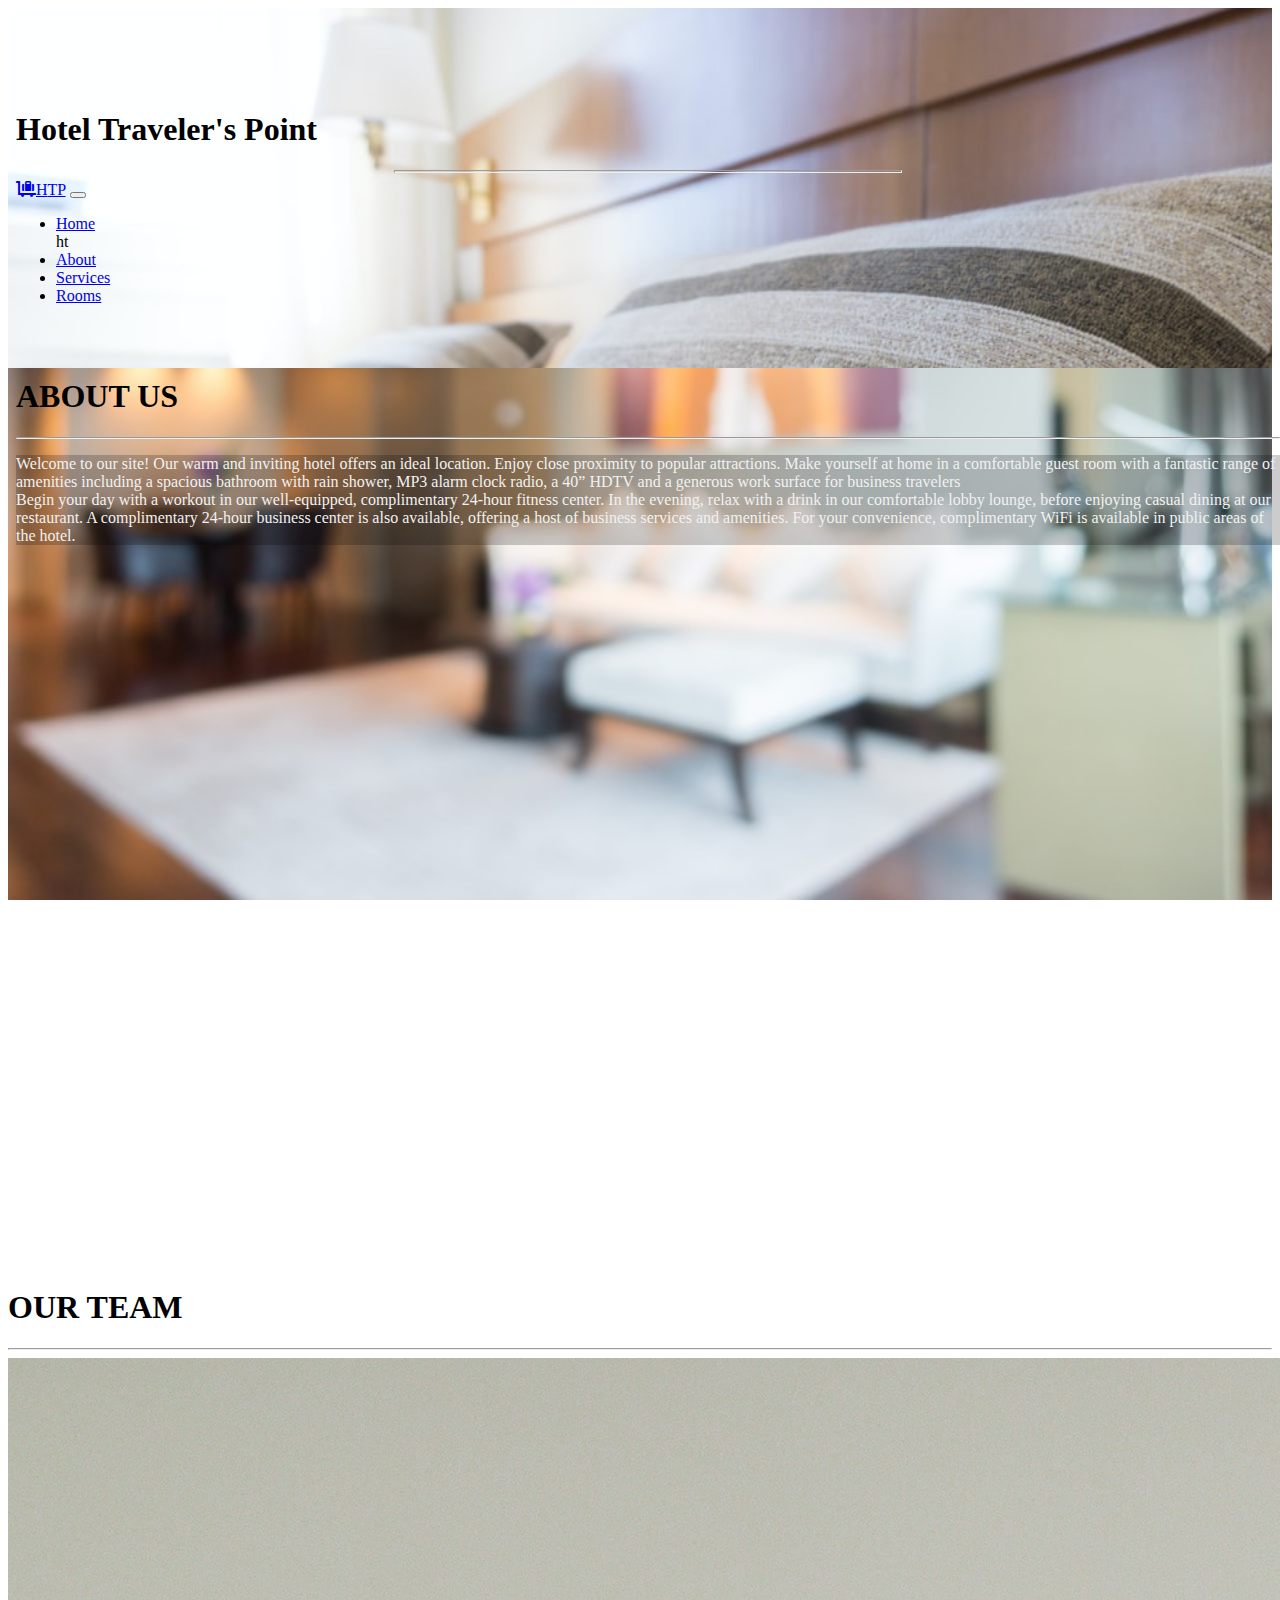
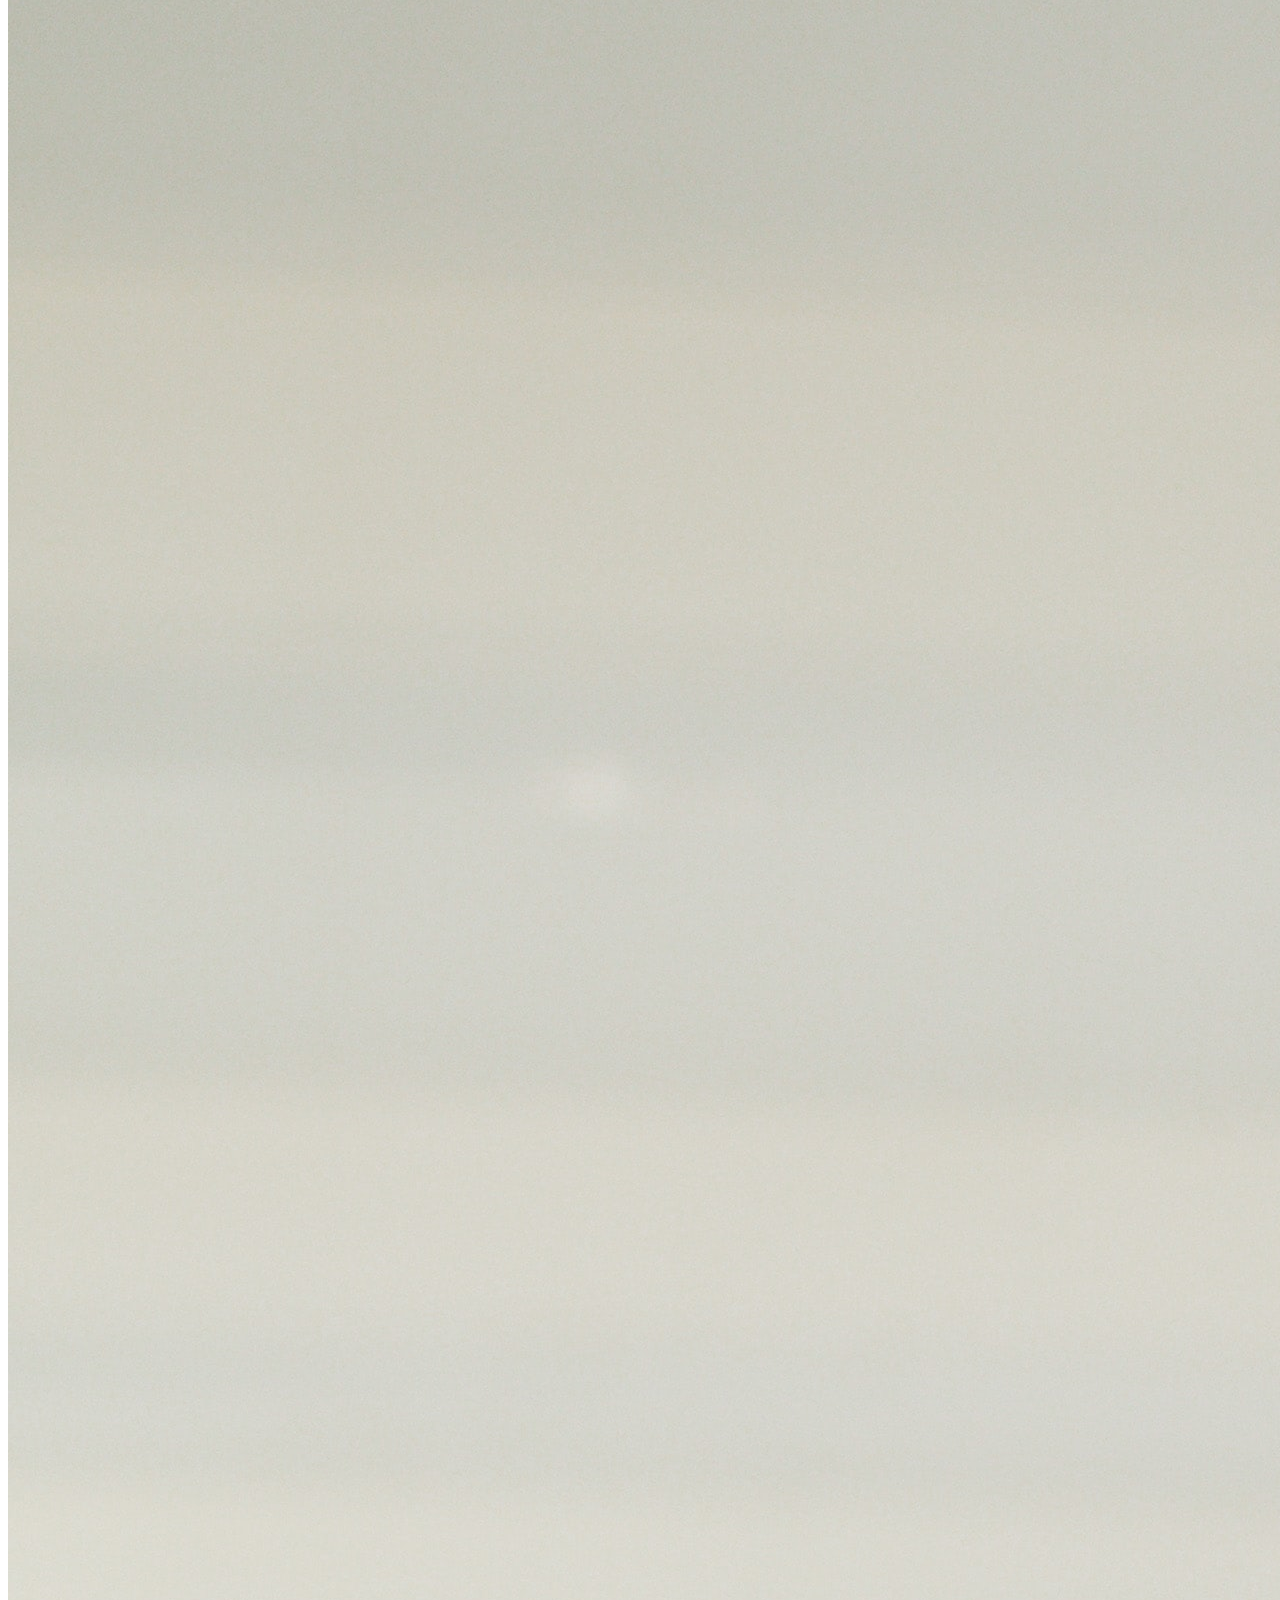
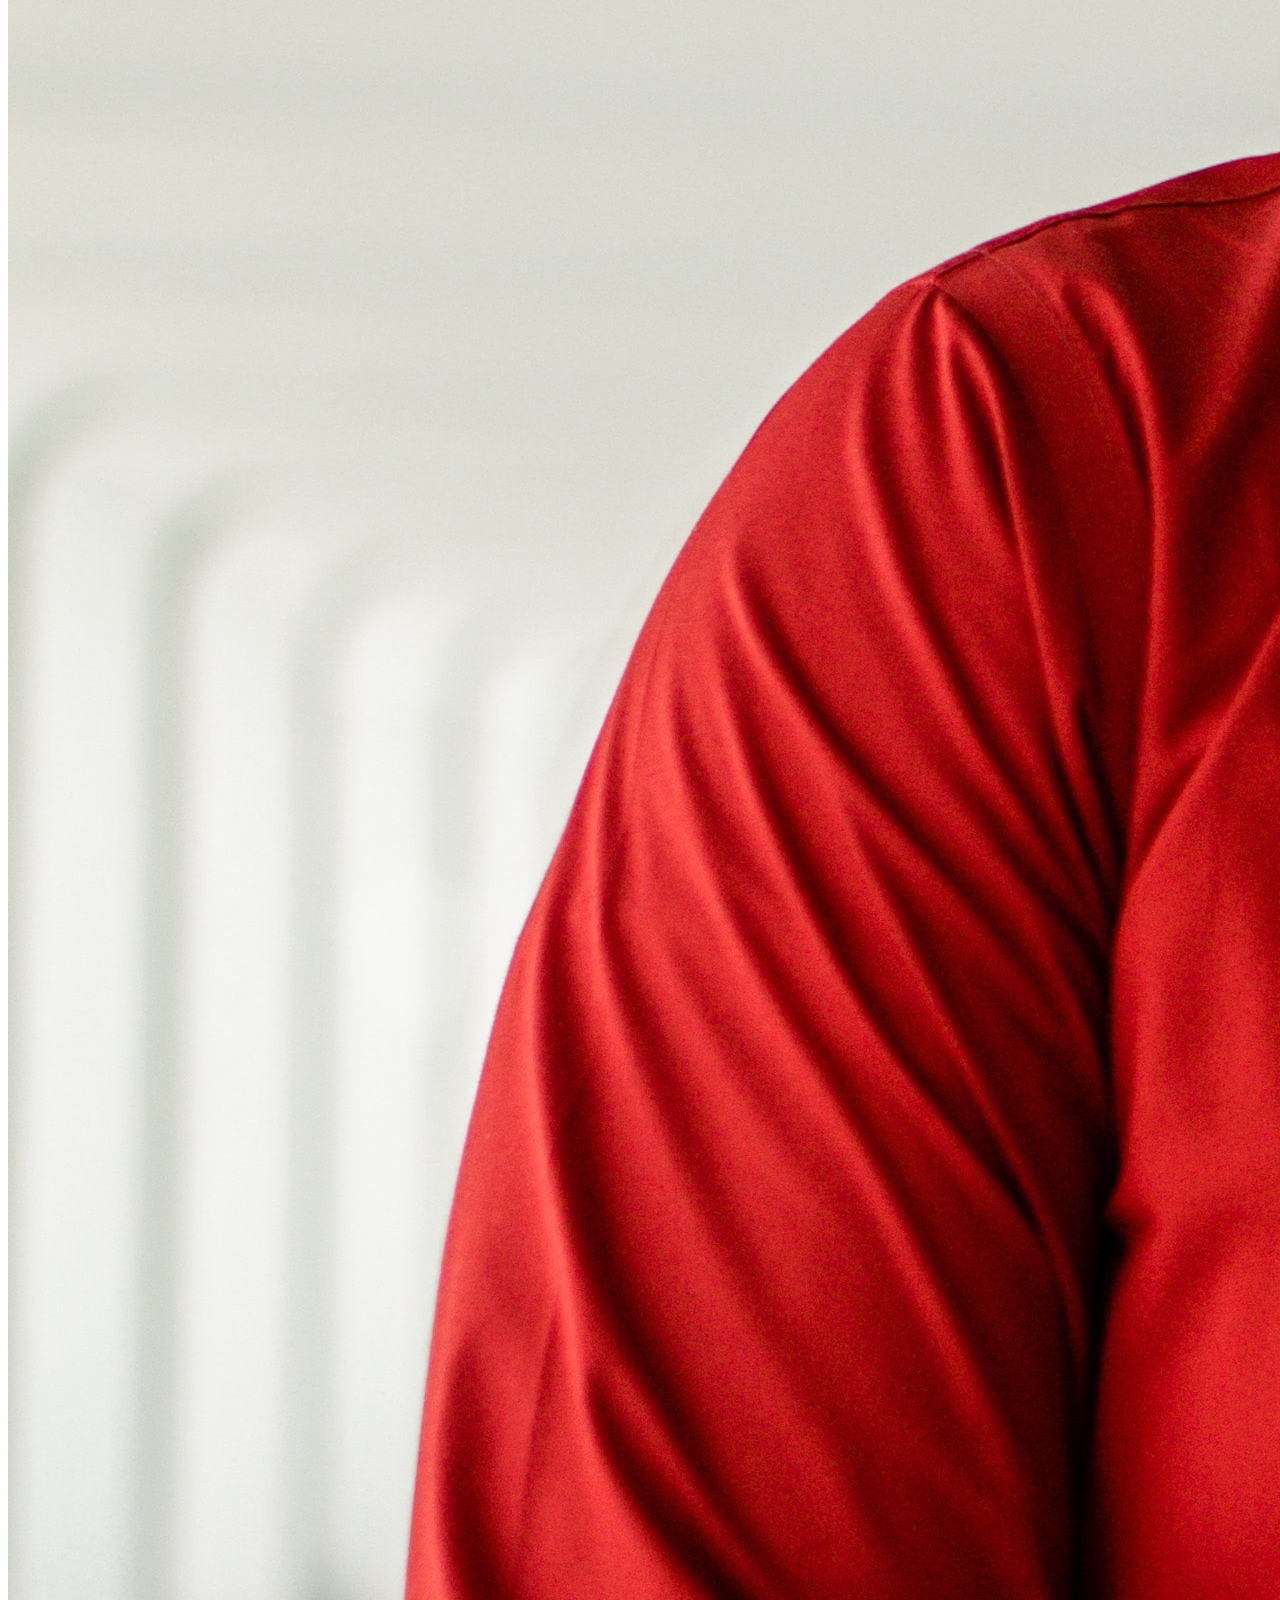
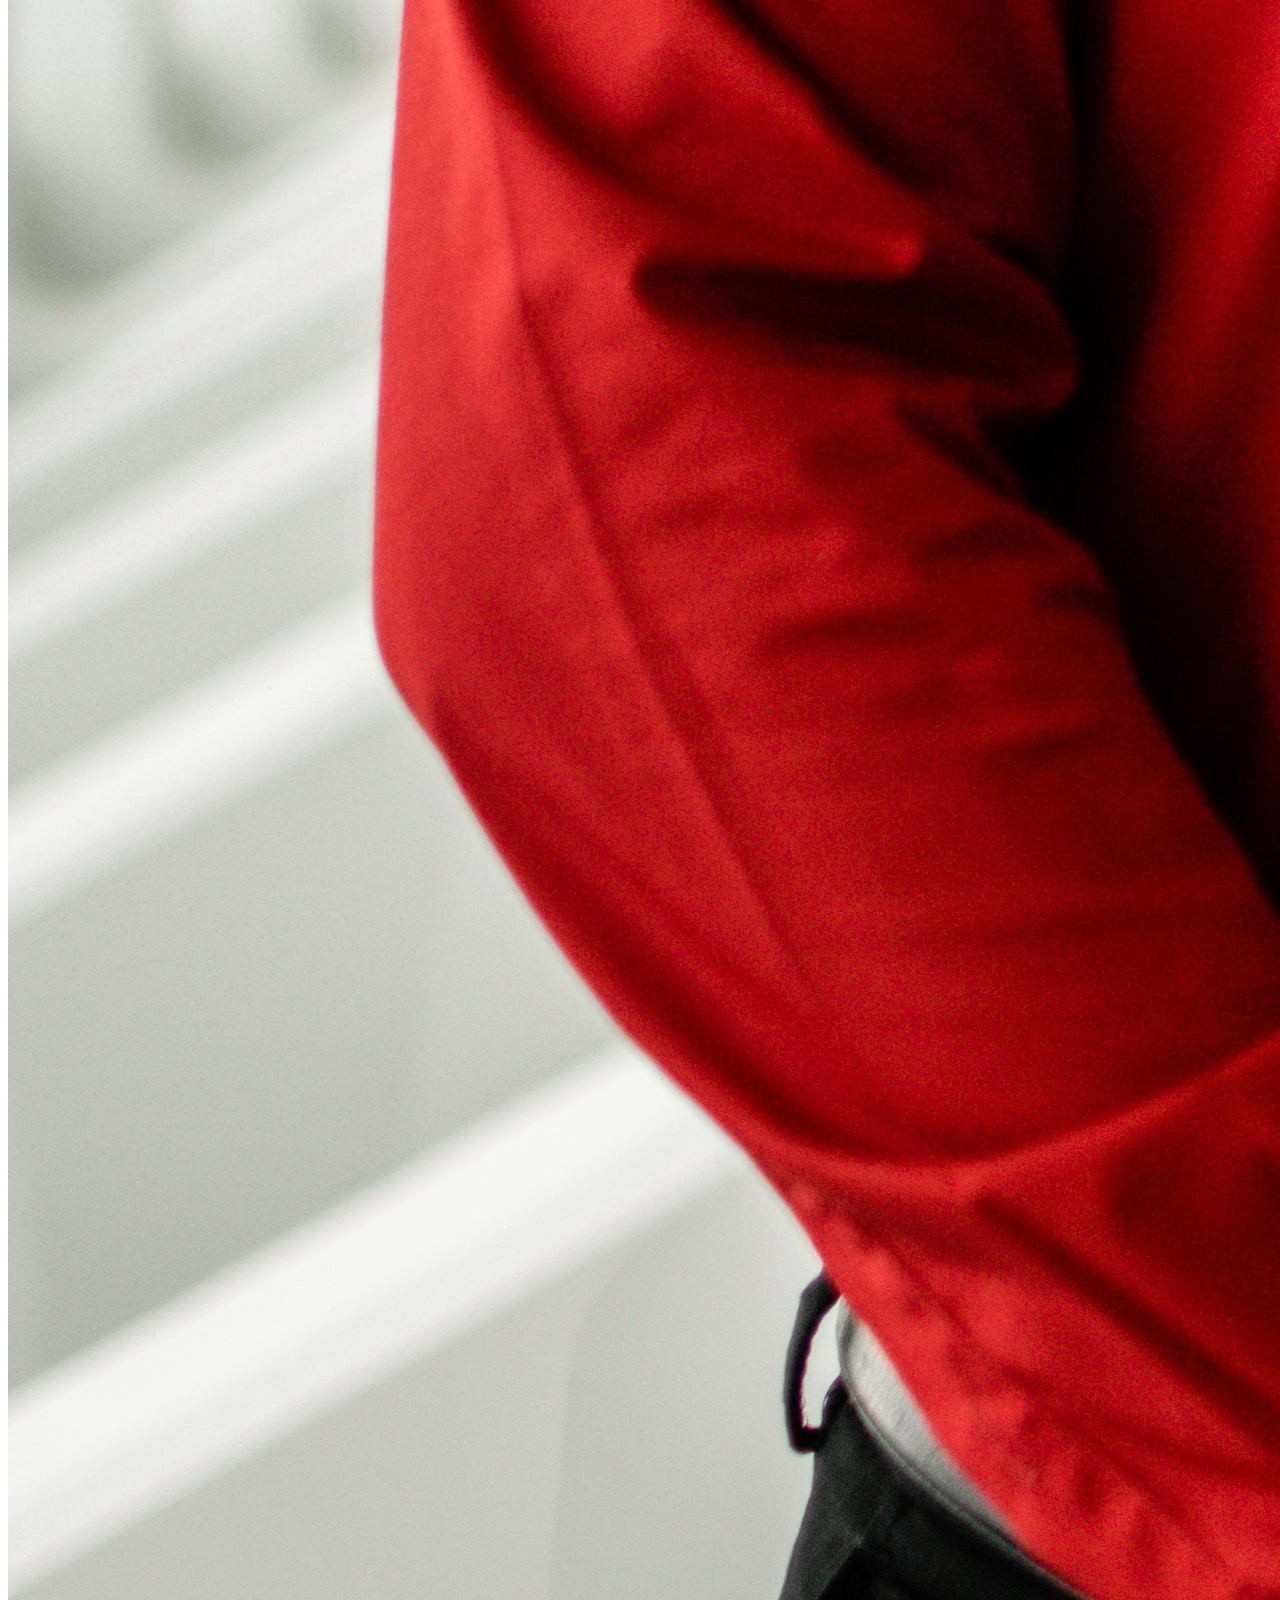
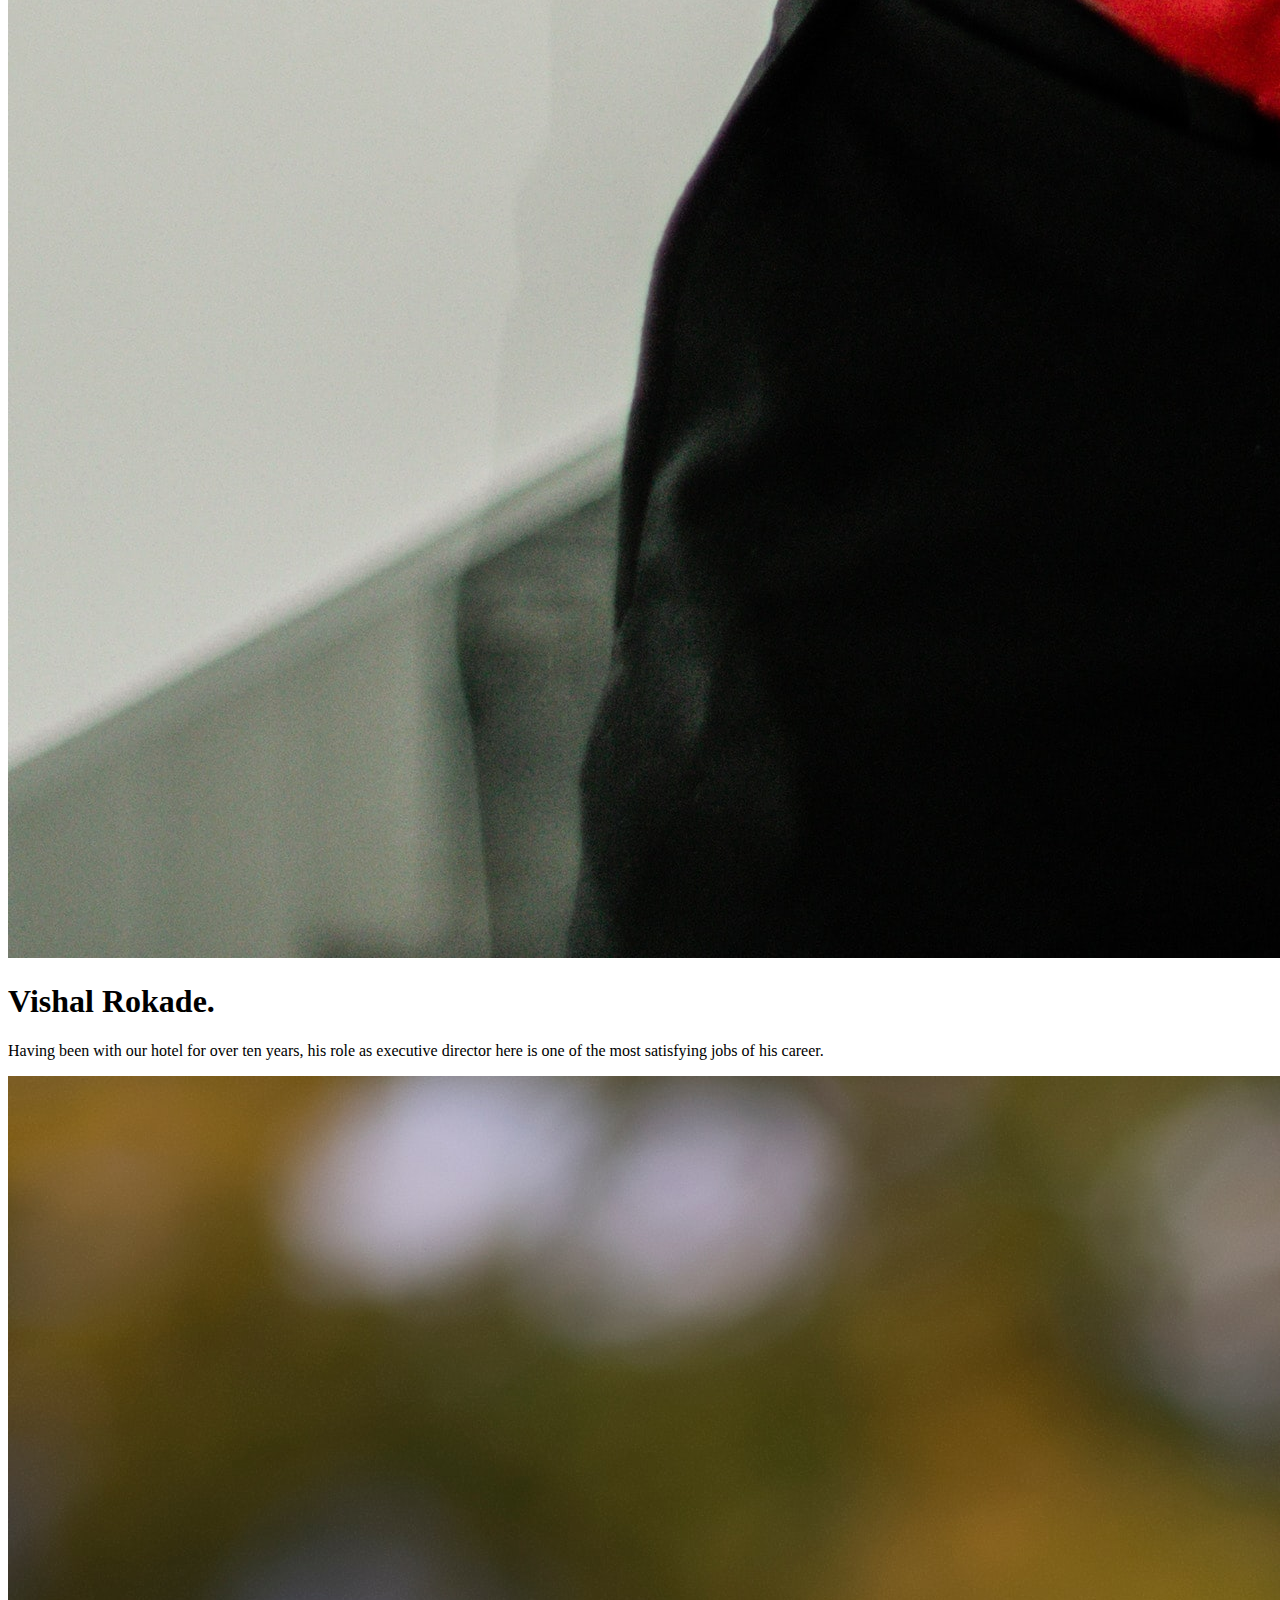
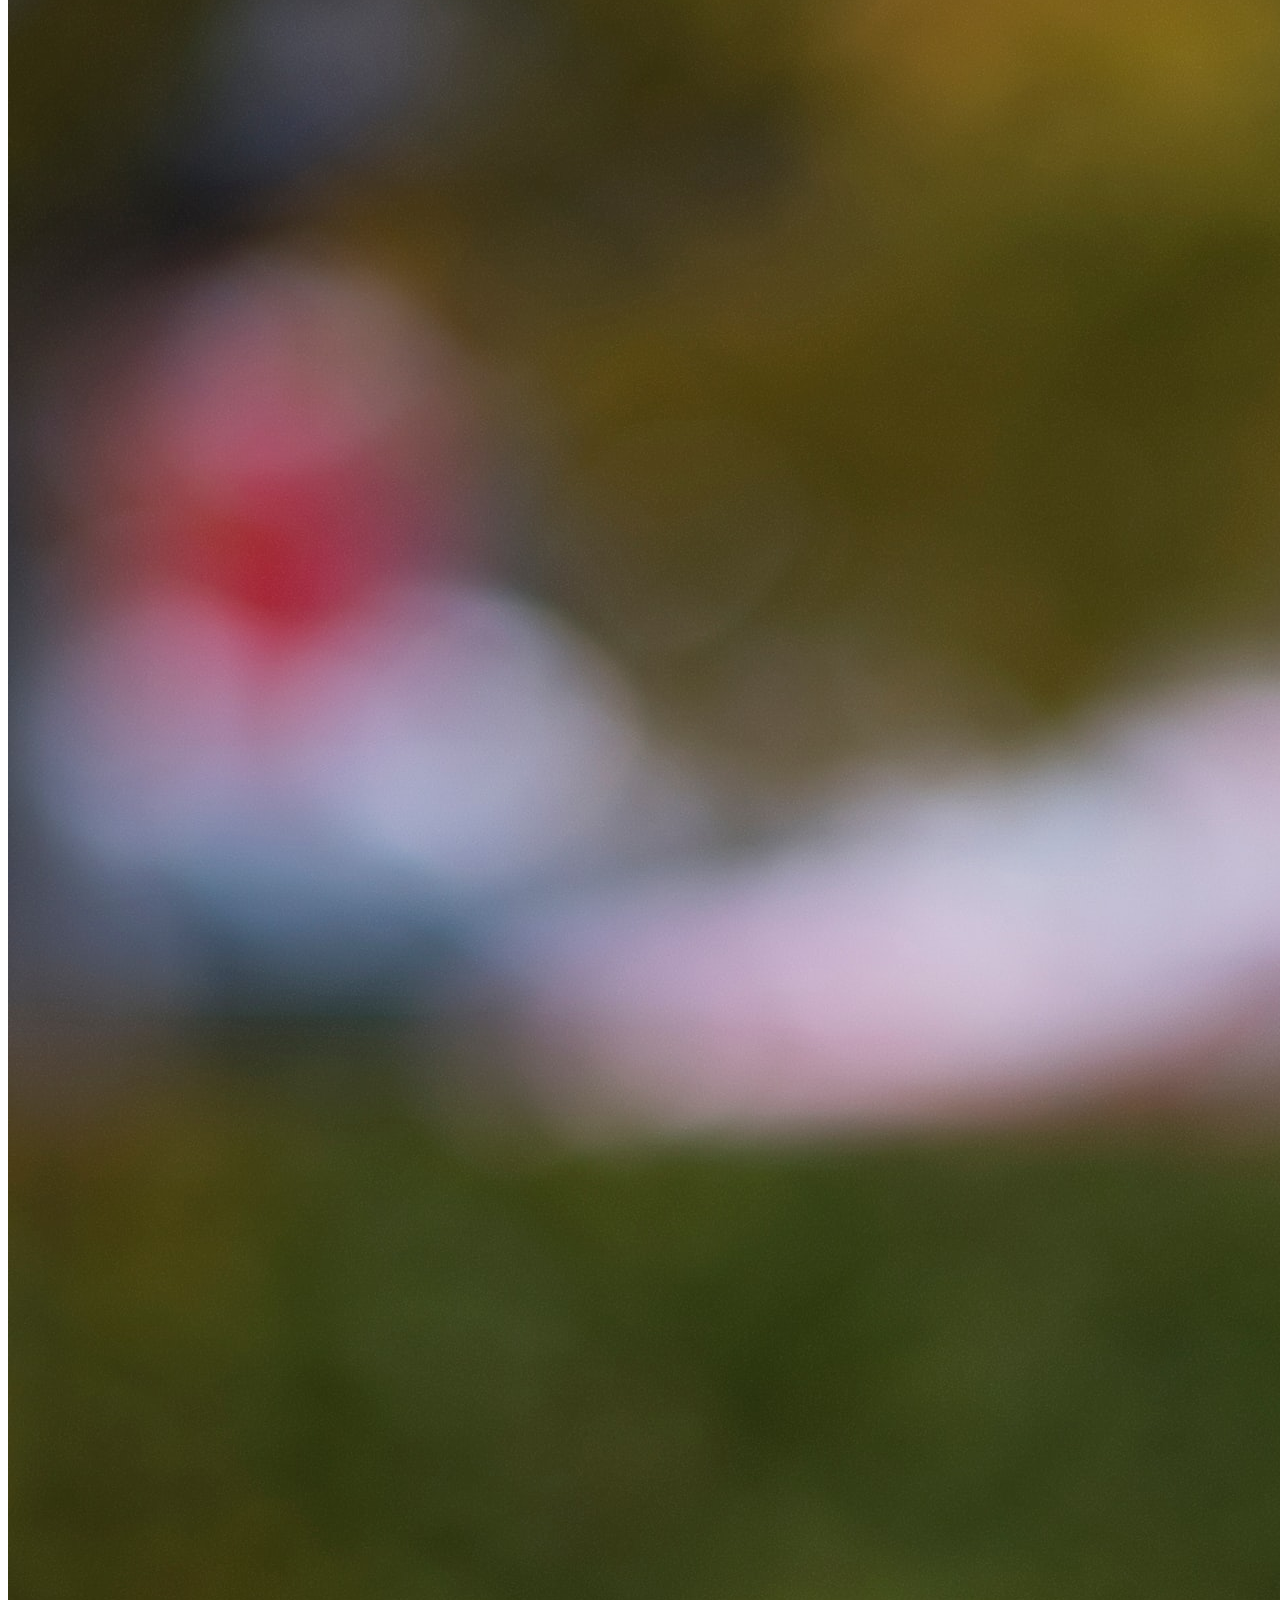
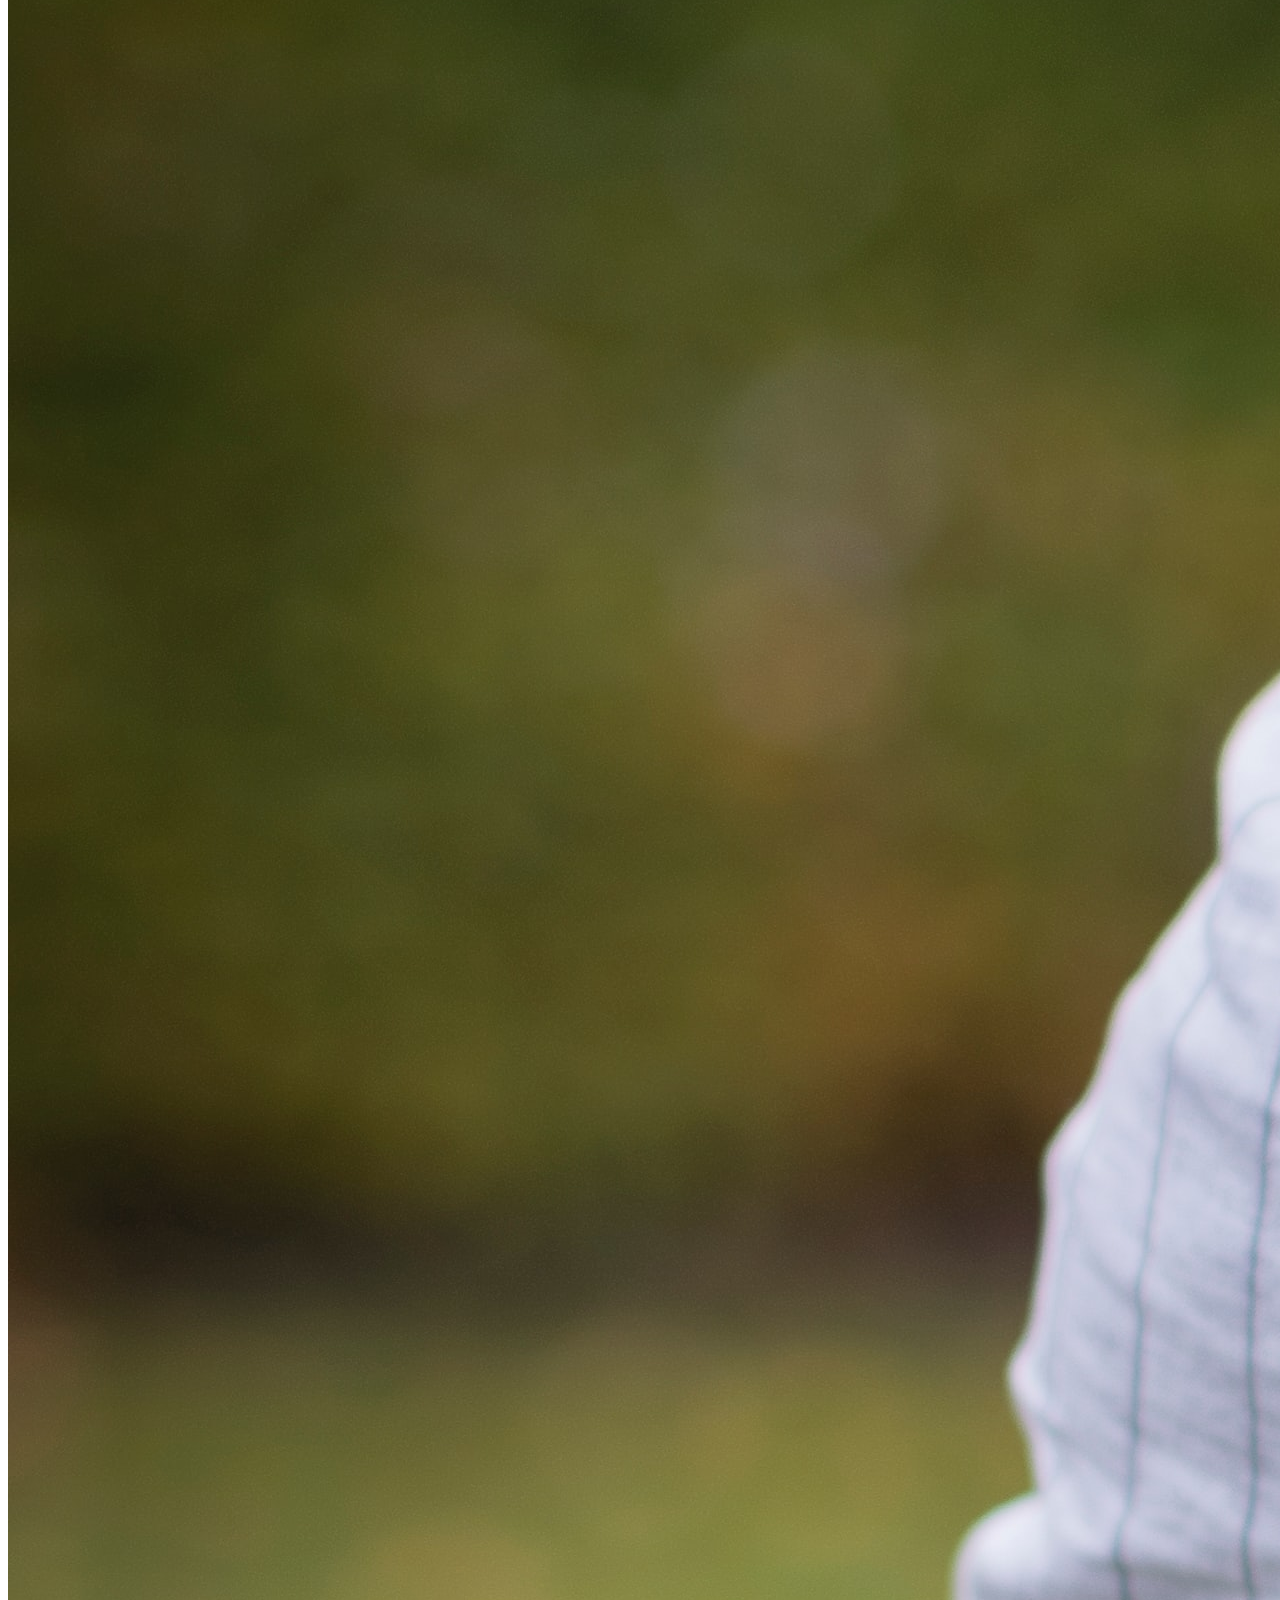
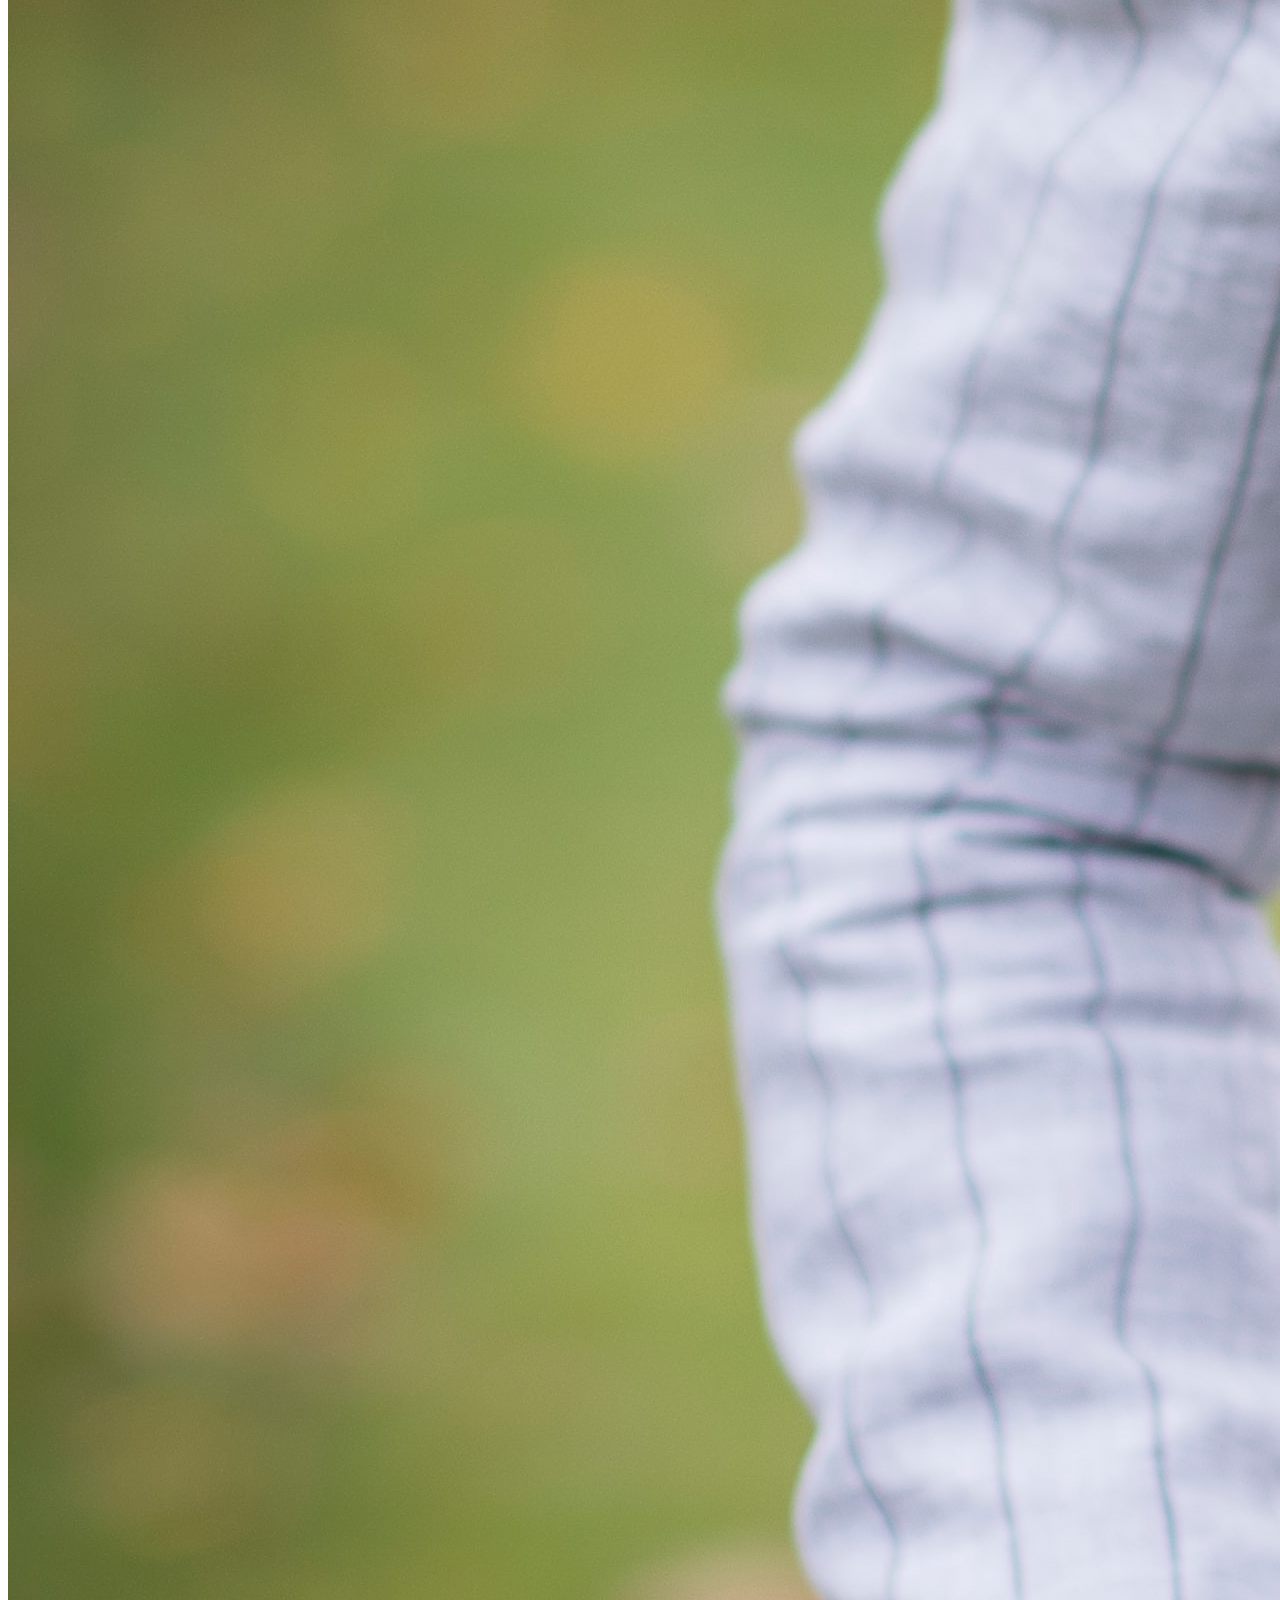
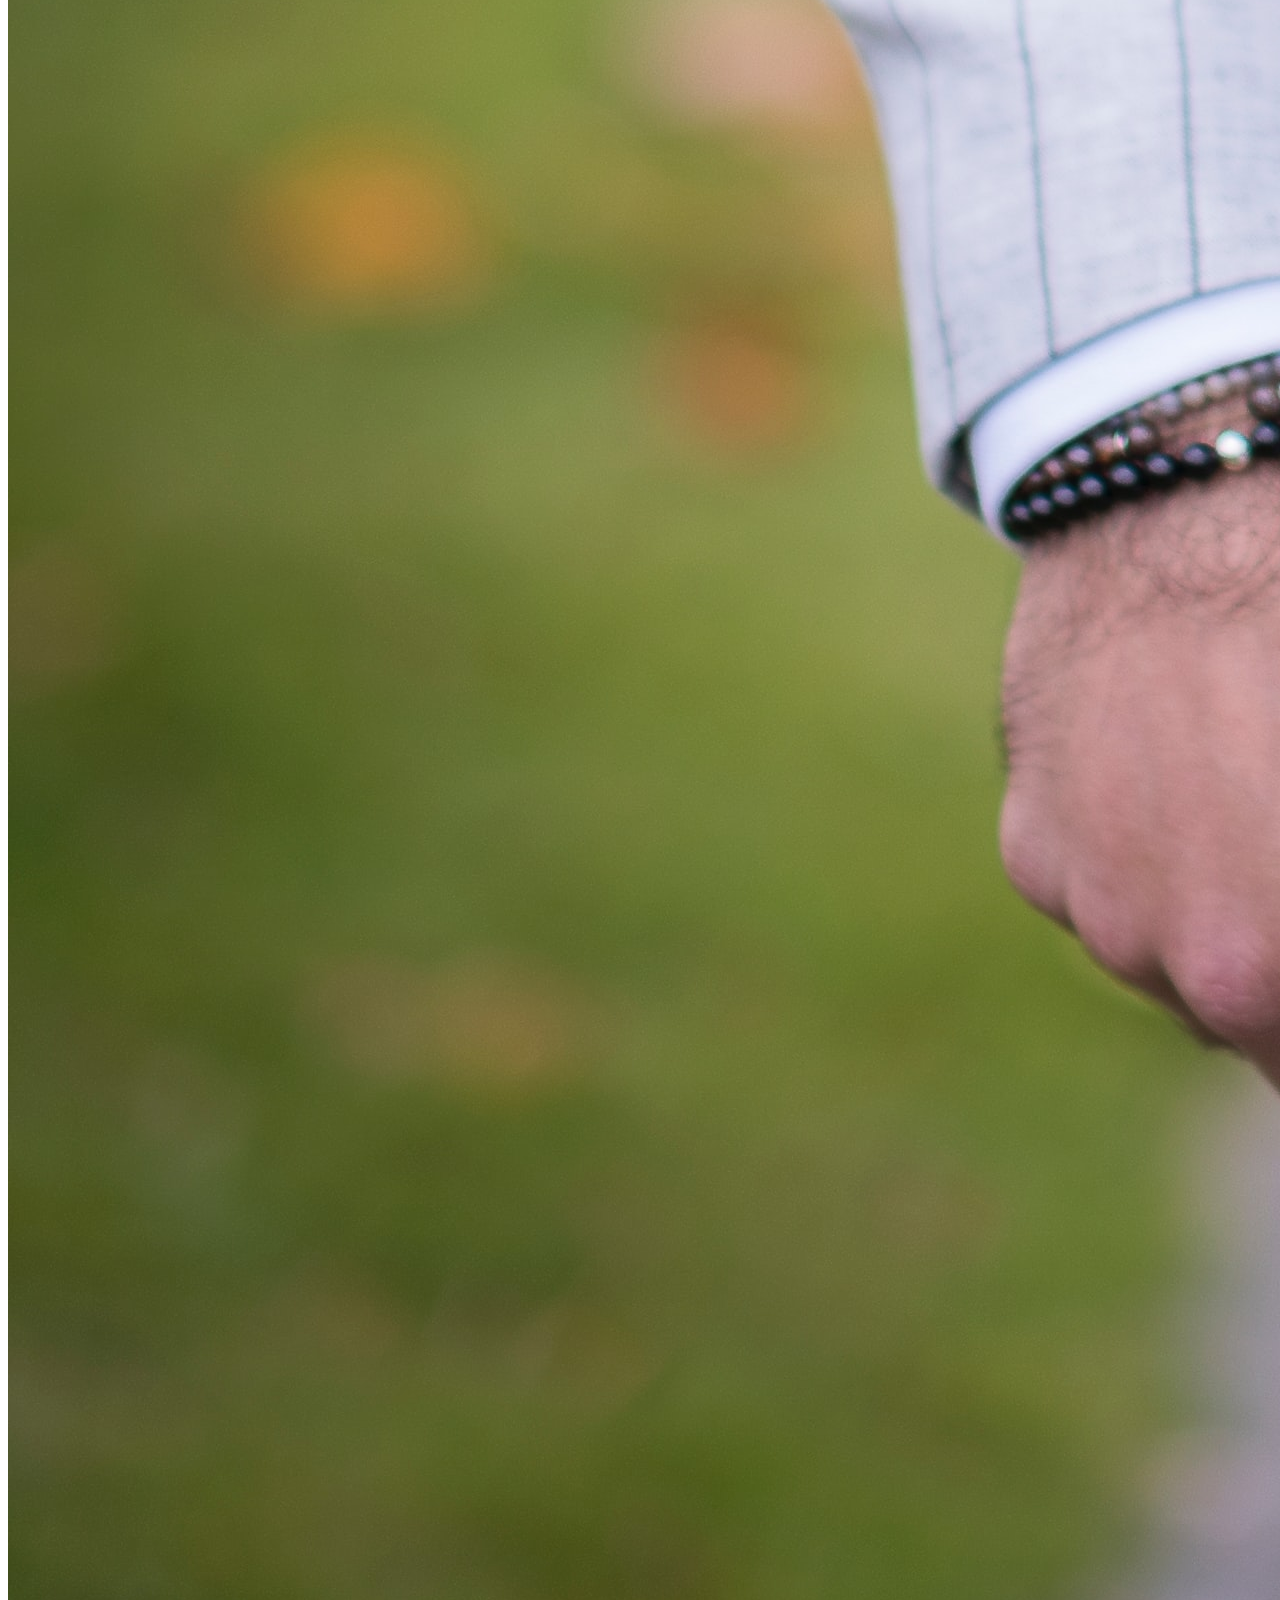
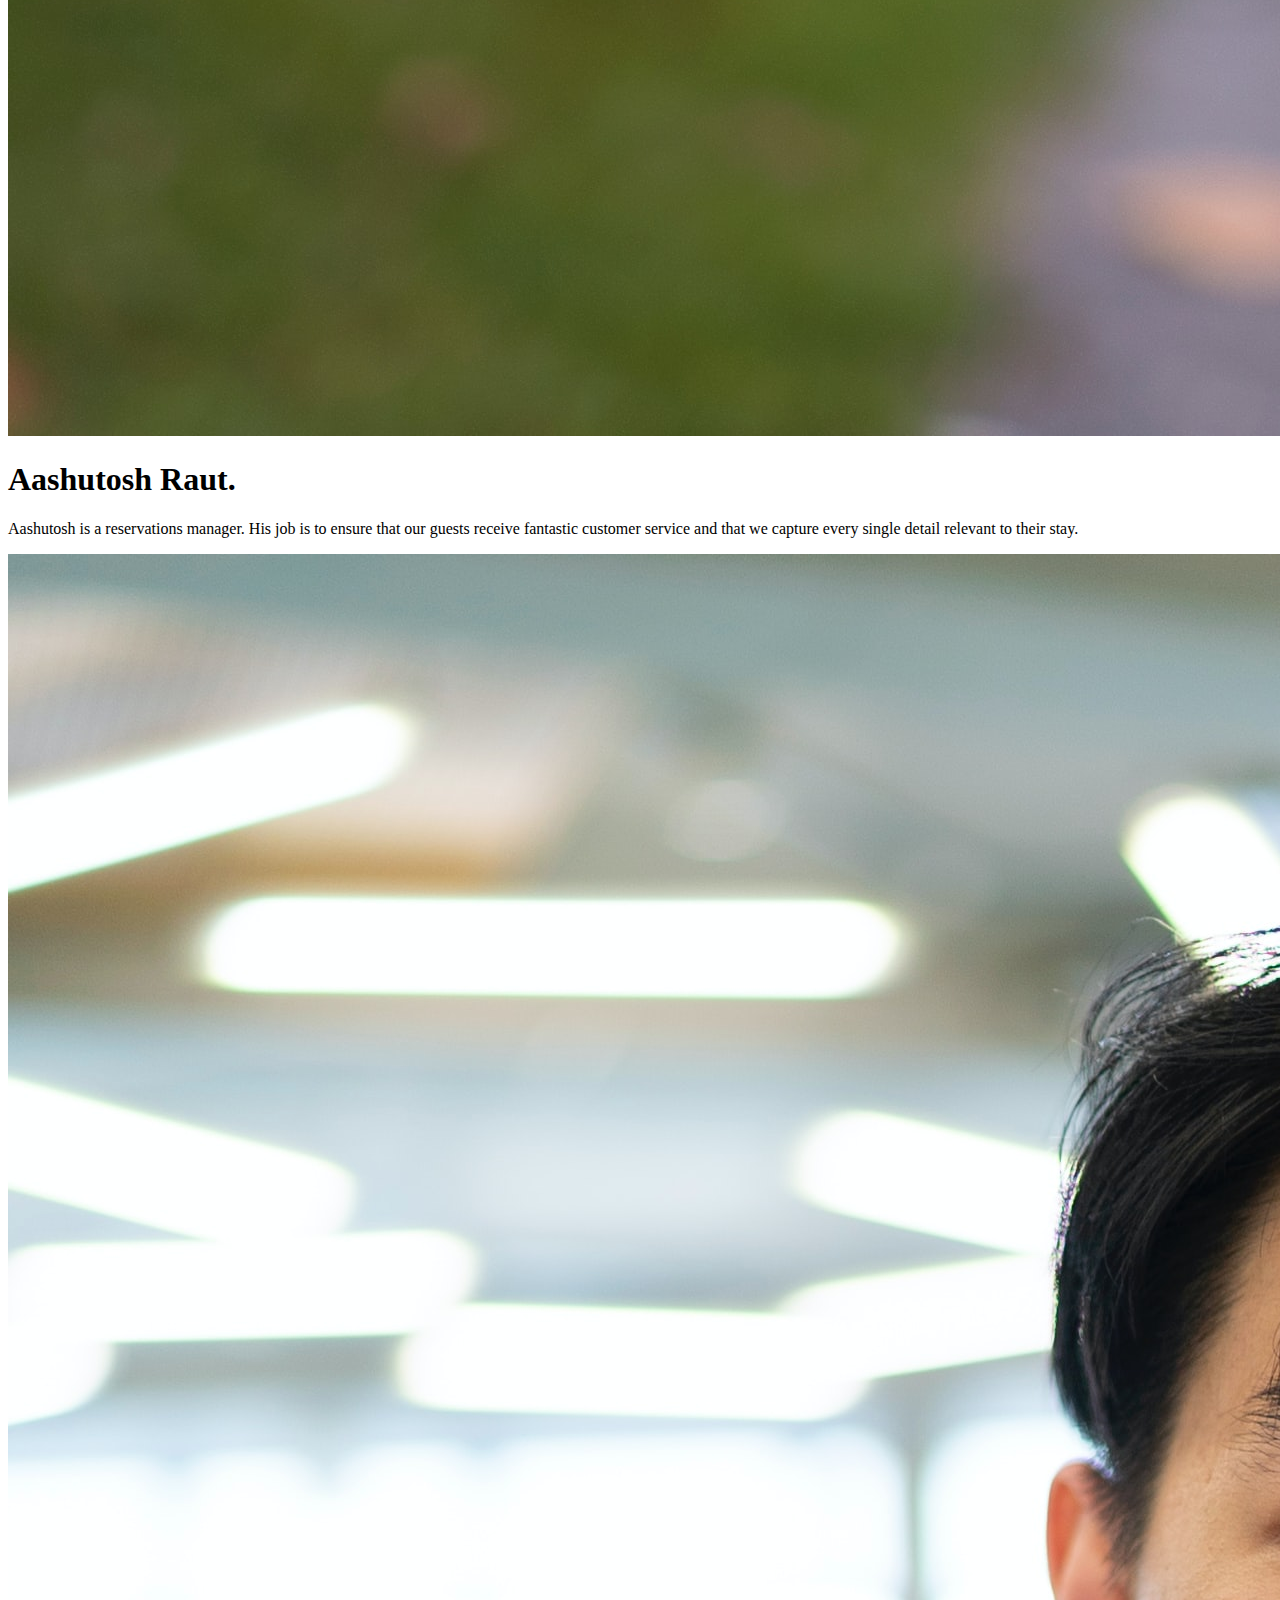
<file: Hotel/About.html>
<!DOCTYPE html>
<html lang="en">
<head>
    <meta charset="UTF-8">
    <meta http-equiv="X-UA-Compatible" content="IE=edge">
    <meta name="viewport" content="width=device-width, initial-scale=1.0">
    <title>Document</title>
    <link rel="stylesheet" href="style.css">
    <link href="https://cdn.jsdelivr.net/npm/bootstrap@5.0.1/dist/css/bootstrap.min.css" rel="stylesheet" integrity="sha384-+0n0xVW2eSR5OomGNYDnhzAbDsOXxcvSN1TPprVMTNDbiYZCxYbOOl7+AMvyTG2x" crossorigin="anonymous">
    <script src="https://cdn.jsdelivr.net/npm/bootstrap@5.0.1/dist/js/bootstrap.bundle.min.js" integrity="sha384-gtEjrD/SeCtmISkJkNUaaKMoLD0//ElJ19smozuHV6z3Iehds+3Ulb9Bn9Plx0x4" crossorigin="anonymous"></script>
    <link rel="stylesheet" href="https://cdnjs.cloudflare.com/ajax/libs/font-awesome/5.15.3/css/all.min.css">
   
</head>
<body>
    <div class="container-fluid my-jpg">
        <div class="top-left">
				<h1 class="display-7 fw-bolder">Hotel Traveler's Point</h1>
			<hr class="text-dark mt-3" size="3%" width="40%">
            <nav class="navbar navbar-expand-md navbar-dark bg-dark fixed-top">
                <div class="container-fluid">
                  <a class="navbar-brand" href="http://127.0.0.1:5500/index.html#"><span class="text-danger"><i class="fas fa-luggage-cart"></i>H</span><span class="text-warning">TP</span></a>
                  <button class="navbar-toggler" type="button" data-bs-toggle="collapse" data-bs-target="#navbarNav" aria-controls="navbarNav" aria-expanded="false" aria-label="Toggle navigation">
                    <span class="navbar-toggler-icon"></span>
                  </button>
                  <div class="collapse navbar-collapse" id="navbarNav">
                    <ul class="navbar-nav mx-auto" >
                      <li class="nav-item">
                        <a class="nav-link" aria-current="page" href="http://127.0.0.1:5500/index.html#">Home</a>
                      </li>ht
                      <li class="nav-item">
                        <a class="nav-link" href="#">About</a>
                      </li>
                      <li class="nav-item">
                        <a class="nav-link" href="http://127.0.0.1:5500/services.html#">Services</a>
                      </li>
                      <li class="nav-item">
                        <a class="nav-link " href="http://127.0.0.1:5500/rooms.html">Rooms</a>
                      </li>
                    </ul>
                  </div>
                </div>
              </nav>
              <div class="container-fluid text-center mt-5">
                <br>
                <br>
                <h1 class="fw-bolder display-1 text-center text-primary mt-5 ">ABOUT US</h1>
                <hr class="text-danger">
                <p class="para2 text-center text-light mt-5 ">
                  Welcome to our site! Our warm and inviting hotel offers an ideal location. Enjoy close proximity to popular attractions. Make yourself at home in a comfortable guest room with a fantastic range of amenities including a spacious bathroom with rain shower, MP3 alarm clock radio, a 40” HDTV and a generous work surface for business travelers
                  <br>
                  Begin your day with a workout in our well-equipped, complimentary 24-hour fitness center. In the evening, relax with a drink in our comfortable lobby lounge, before enjoying casual dining at our restaurant. A complimentary 24-hour business center is also available, offering a host of business services and amenities. For your convenience, complimentary WiFi is available in public areas of the hotel.
                </p>
              </div>
		</div>
    
    </div>
        <div class="container-fluid my-pic">
        </div>
        <div class="container-fluid text-center ">
            <h1 class="fw-bolder display-1 text-center text-dark mt-3">OUR TEAM</h1>
            <hr class="text-danger">
            <div class="row mt-3">
                <div class="col-lg-4 col-md-6 col-sm-10 col-12 mx-auto">
                    <div class="card">
                        <img src="p1.jpg" alt="" class="img-fluid">
                        <div class="p-3">
                          <h1 class="text-dark">Vishal Rokade.</h1>
                          <p class="text-dark">
                              Having been with our hotel for over ten years, his role as executive director here is one of the most satisfying jobs of his career.
                          </p> 
                        </div>            
                    </div>
                </div>
                <div class="col-lg-4 col-md-6 col-sm-10 col-12 mx-auto">
                  <div class="card">
                    <img src="p2.jpg" alt="" class="img-fluid">
                      <div class="p-3">
                        <h1 class="text-dark">Aashutosh Raut.</h1>
                        <p class="text-dark">
                           Aashutosh is a reservations manager. His job is to ensure that our guests receive fantastic customer service and that we capture every single detail relevant to their stay.
                        </p> 
                      </div>            
                  </div>
                </div>
              
              <div class="col-lg-4 col-md-6 col-sm-10 col-12 mx-auto">
                <div class="card">
                    <img src="p3.jpg" alt="" class="img-fluid">
                    <div class="p-3">
                       <h1 class="text-dark">Sagar Patil.</h1>
                        <p class="text-dark">
                         Sagar is a good receptionist. The business duties of a receptionist may include answering visitors’ enquiries about a company and its products or services.
                        </p>
                    </div>            
                </div>
              </div>
            </div>    
        </div>
        <div class="container-fluid my-bg">
              <div class="text mt-5"> 
                    <h1 class="display-4 fw-bolder mt-5">GUEST INFORMATION</h1>
                    <p class="para3 text-center fw-bolder text-light">
                        Hotel offers rooms, with private courtyards and unobstructed views, and Courtyard Rooms, opening onto the guest courtyard, and also only metres from white sand beach.
                    </p>
                    <a href="http://127.0.0.1:5500/About.html" class="btn btn-info" role="button">View More</a>
            </div>
        </div>
        <div class="container-fluid text-center">
            <h1 class="fw-bolder display-1 text-center text-dark mt-5">CHOOSE US</h1>
            <center><hr class="text-dark mt-3" size="3%" width="80%" " ></center>
            <div class="row mt-3">
                <div class="col-lg-4 col-md-6 col-sm-10 col-12 mx-auto">
                    <div class="card">
                        <span class="text-danger"><i class="fa fa-users fa-3x mt-3" aria-hidden="true"></i></span>
                        <div class="p-3">
                        <h1 class="text-dark">Family friendly</h1>
                        <p class="text-dark">
                            Each of our properties feature a number of three or four guest occupancy rooms, all ideal for families looking for an affordable city break when travelling with little ones.
                        </p> </div>            
                    </div>
                </div>
                <div class="col-lg-4 col-md-6 col-sm-10 col-12 mx-auto">
                  <div class="card">
                    <span class="text-danger"><i class="fa fa-building fa-3x mt-3" aria-hidden="true"></i></i></span>
                      <div class="p-3">
                      <h1 class="text-dark">Rooms & suites</h1>
                      <p class="text-dark">
                        Each room at our hotel is decorated with great taste. Designers’ solutions will impress you greatly. Each and every trifle is here for your comfort.
                      </p> </div>            
                  </div>
              </div>
              </div>
              <div class="col-lg-6 col-md-6 col-sm-10 col-12 mx-auto">
                <div class="card">
                    <span class="text-danger"><i class="fa fa-trophy fa-3x mt-3" aria-hidden="true" ></i></span>
                    <div class="p-3">
                    <h1 class="text-dark">Awards & accolades</h1>
                    <p class="text-dark">
                        The splendid luxury and perfect location of our hotel, along with our great service and generous hospitality, has ensured an abundance of highly regarded industry awards.
                    </p> </div>            
                </div>
            </div>
            </div>    
        </div>
        
        <hr>
        <div class="container-fluid text-center text-dark">
          <h6>Contact & Address.</h6>
            9863 - 9867 Mill Road,<br>
            Cambridge, MG09 99HT <br>     
            Freephone: +1 800 559 6580 <br><br><br>
            Perfecto © 2021 · <a href="http://127.0.0.1:5500/privacy.html#">Privacy Policy</a>
        </div>

        </div>
</body>
</html>
</file>
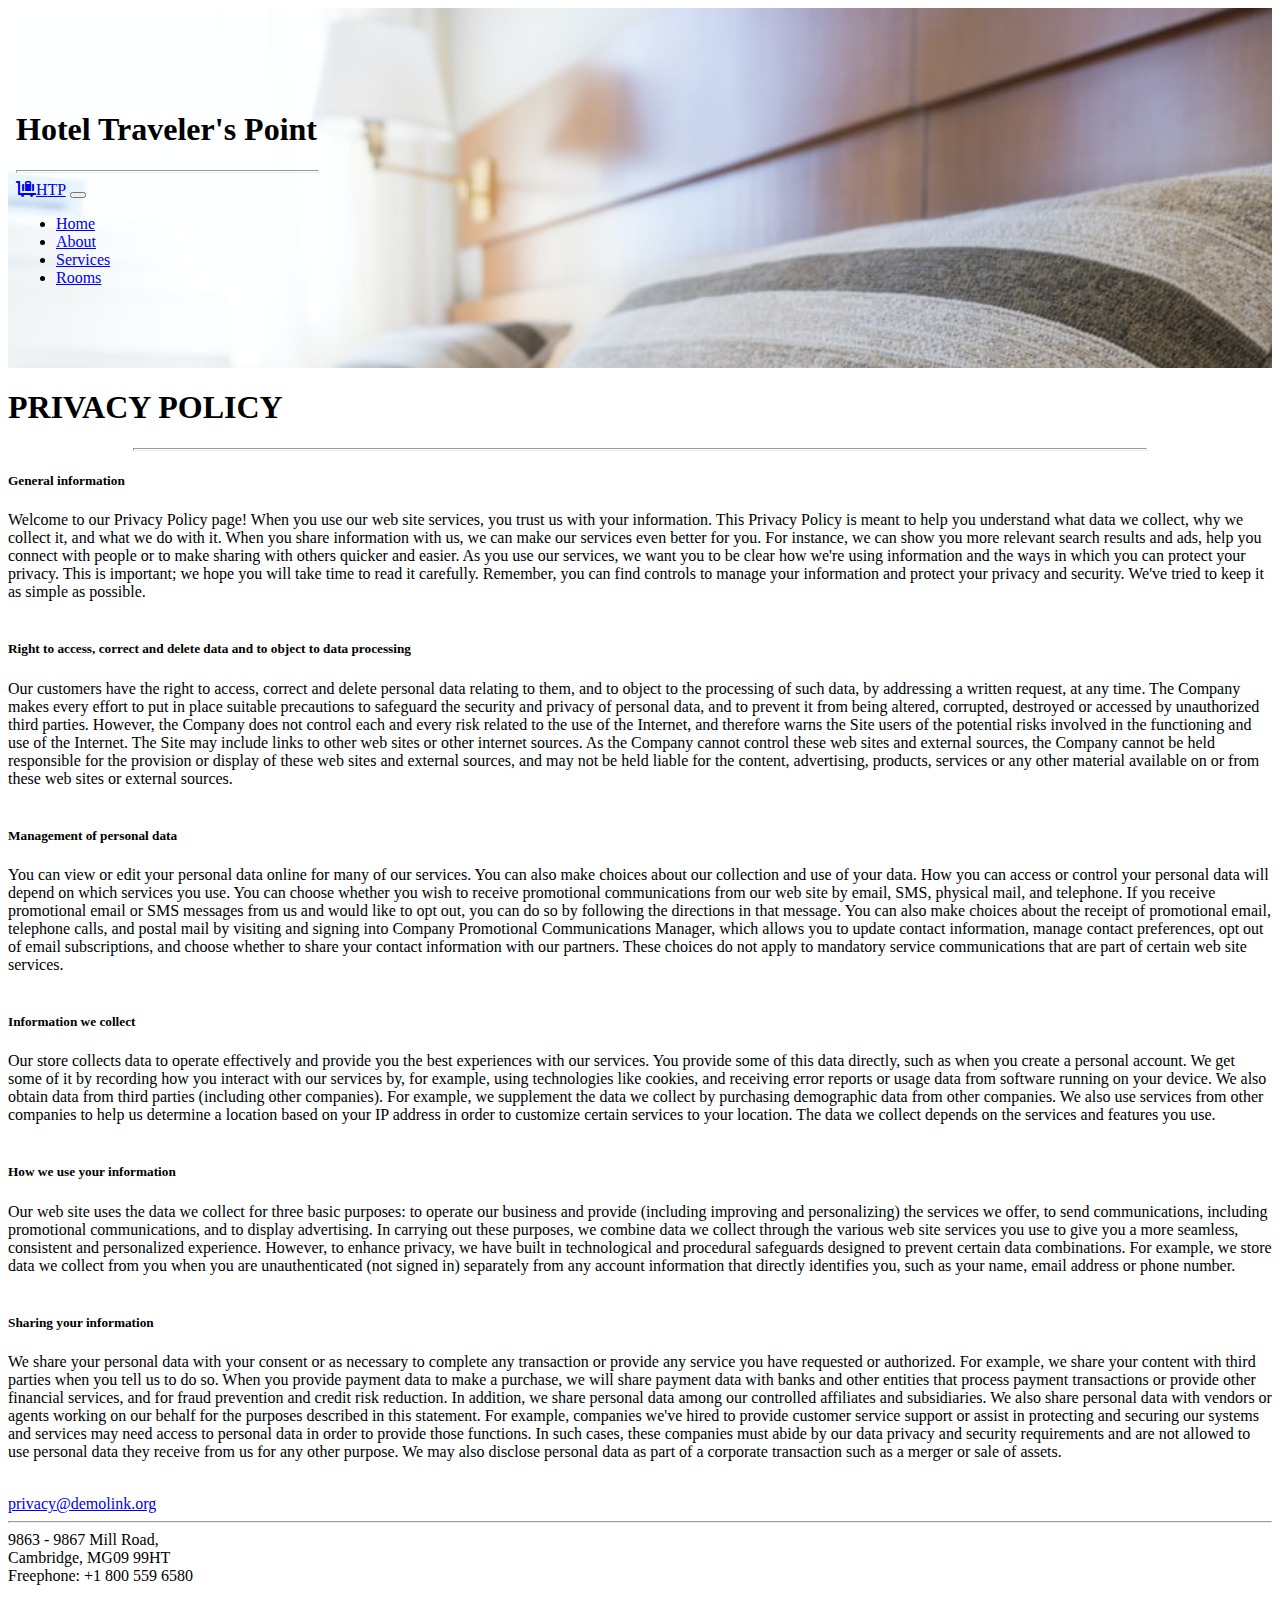
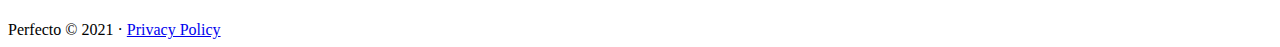
<file: Hotel/privacy.html>
<!DOCTYPE html>
<html lang="en">
<head>
    <meta charset="UTF-8">
    <meta http-equiv="X-UA-Compatible" content="IE=edge">
    <meta name="viewport" content="width=device-width, initial-scale=1.0">
    <title>Document</title>
    <link href="https://cdn.jsdelivr.net/npm/bootstrap@5.0.1/dist/css/bootstrap.min.css" rel="stylesheet" integrity="sha384-+0n0xVW2eSR5OomGNYDnhzAbDsOXxcvSN1TPprVMTNDbiYZCxYbOOl7+AMvyTG2x" crossorigin="anonymous">
    <script src="https://cdn.jsdelivr.net/npm/bootstrap@5.0.1/dist/js/bootstrap.bundle.min.js" integrity="sha384-gtEjrD/SeCtmISkJkNUaaKMoLD0//ElJ19smozuHV6z3Iehds+3Ulb9Bn9Plx0x4" crossorigin="anonymous"></script>
    <link rel="stylesheet" href="https://cdnjs.cloudflare.com/ajax/libs/font-awesome/5.15.3/css/all.min.css">
    <link rel="stylesheet" href="style.css">
</head>
<body>
    <div class="container-fluid">
        <div class="container-fluid my-jpg">
            <div class="top-left">
                    <h1 class="display-7 fw-bolder">Hotel Traveler's Point</h1>
                <hr class="text-dark mt-3" size="3%" width="100%">
                <nav class="navbar navbar-expand-md navbar-dark bg-dark fixed-top">
                    <div class="container-fluid">
                      <a class="navbar-brand" href="http://127.0.0.1:5500/index.html"><span class="text-danger"><i class="fas fa-luggage-cart"></i>H</span><span class="text-warning">TP</span></a>
                      <button class="navbar-toggler" type="button" data-bs-toggle="collapse" data-bs-target="#navbarNav" aria-controls="navbarNav" aria-expanded="false" aria-label="Toggle navigation">
                        <span class="navbar-toggler-icon"></span>
                      </button>
                        <div class="collapse navbar-collapse" id="navbarNav">
                            <ul class="navbar-nav mx-auto" >
                              <li class="nav-item">
                              <a class="nav-link" aria-current="page" href="http://127.0.0.1:5500/index.html#">Home</a>
                            </li>
                              <li class="nav-item">
                              <a class="nav-link" href="http://127.0.0.1:5500/About.html">About</a>
                            </li>
                             <li class="nav-item">
                              <a class="nav-link" href="http://127.0.0.1:5500/services.html">Services</a>
                             </li>
                             <li class="nav-item">
                                <a class="nav-link " href="http://127.0.0.1:5500/rooms.html">Rooms</a>
                             </li>
                            </ul>
                        </div>
                    </div>
                </nav>
            </div> 
        </div>
    </div>
    <div class="container-fluid  text-dark">
        <h1 class="fw-bolder display-1 text-center text-dark mt-3">PRIVACY POLICY</h1>
            <center><hr class="text-dark mt-3" size="3%" width="80%" " ></center>
            <p>
                <h5>General information</h5>Welcome to our Privacy Policy page! When you use our web site services, you trust us with your information. This Privacy Policy is meant to help you understand what data we collect, why we collect it, and what we do with it. When you share information with us, we can make our services even better for you. For instance, we can show you more relevant search results and ads, help you connect with people or to make sharing with others quicker and easier. As you use our services, we want you to be clear how we're using information and the ways in which you can protect your privacy. This is important; we hope you will take time to read it carefully. Remember, you can find controls to manage your information and protect your privacy and security. We've tried to keep it as simple as possible.<br><br>
                <h5>Right to access, correct and delete data and to object to data processing</h5>Our customers have the right to access, correct and delete personal data relating to them, and to object to the processing of such data, by addressing a written request, at any time. The Company makes every effort to put in place suitable precautions to safeguard the security and privacy of personal data, and to prevent it from being altered, corrupted, destroyed or accessed by unauthorized third parties. However, the Company does not control each and every risk related to the use of the Internet, and therefore warns the Site users of the potential risks involved in the functioning and use of the Internet. The Site may include links to other web sites or other internet sources. As the Company cannot control these web sites and external sources, the Company cannot be held responsible for the provision or display of these web sites and external sources, and may not be held liable for the content, advertising, products, services or any other material available on or from these web sites or external sources. <br><br>
                <h5>Management of personal data</h5>You can view or edit your personal data online for many of our services. You can also make choices about our collection and use of your data. How you can access or control your personal data will depend on which services you use. You can choose whether you wish to receive promotional communications from our web site by email, SMS, physical mail, and telephone. If you receive promotional email or SMS messages from us and would like to opt out, you can do so by following the directions in that message. You can also make choices about the receipt of promotional email, telephone calls, and postal mail by visiting and signing into Company Promotional Communications Manager, which allows you to update contact information, manage contact preferences, opt out of email subscriptions, and choose whether to share your contact information with our partners. These choices do not apply to mandatory service communications that are part of certain web site services. <br><br>
                <h5>Information we collect</h5>Our store collects data to operate effectively and provide you the best experiences with our services. You provide some of this data directly, such as when you create a personal account. We get some of it by recording how you interact with our services by, for example, using technologies like cookies, and receiving error reports or usage data from software running on your device. We also obtain data from third parties (including other companies). For example, we supplement the data we collect by purchasing demographic data from other companies. We also use services from other companies to help us determine a location based on your IP address in order to customize certain services to your location. The data we collect depends on the services and features you use. <br><br>
                <h5>How we use your information</h5>Our web site uses the data we collect for three basic purposes: to operate our business and provide (including improving and personalizing) the services we offer, to send communications, including promotional communications, and to display advertising. In carrying out these purposes, we combine data we collect through the various web site services you use to give you a more seamless, consistent and personalized experience. However, to enhance privacy, we have built in technological and procedural safeguards designed to prevent certain data combinations. For example, we store data we collect from you when you are unauthenticated (not signed in) separately from any account information that directly identifies you, such as your name, email address or phone number. <br><br>               
                <h5>Sharing your information</h5>We share your personal data with your consent or as necessary to complete any transaction or provide any service you have requested or authorized. For example, we share your content with third parties when you tell us to do so. When you provide payment data to make a purchase, we will share payment data with banks and other entities that process payment transactions or provide other financial services, and for fraud prevention and credit risk reduction. In addition, we share personal data among our controlled affiliates and subsidiaries. We also share personal data with vendors or agents working on our behalf for the purposes described in this statement. For example, companies we've hired to provide customer service support or assist in protecting and securing our systems and services may need access to personal data in order to provide those functions. In such cases, these companies must abide by our data privacy and security requirements and are not allowed to use personal data they receive from us for any other purpose. We may also disclose personal data as part of a corporate transaction such as a merger or sale of assets. <br><br>
            </p>
            <a href="privacy@demolink.org">privacy@demolink.org</a>
    </div>
    <hr>
    <div class="container-fluid text-center text-dark">
        9863 - 9867 Mill Road,<br>
        Cambridge, MG09 99HT <br>     
        Freephone: +1 800 559 6580 <br><br><br>
        Perfecto © 2021 · <a href="http://127.0.0.1:5500/privacy.html#">Privacy Policy</a>
    </div>

    
    
</body>
</html>
</file>
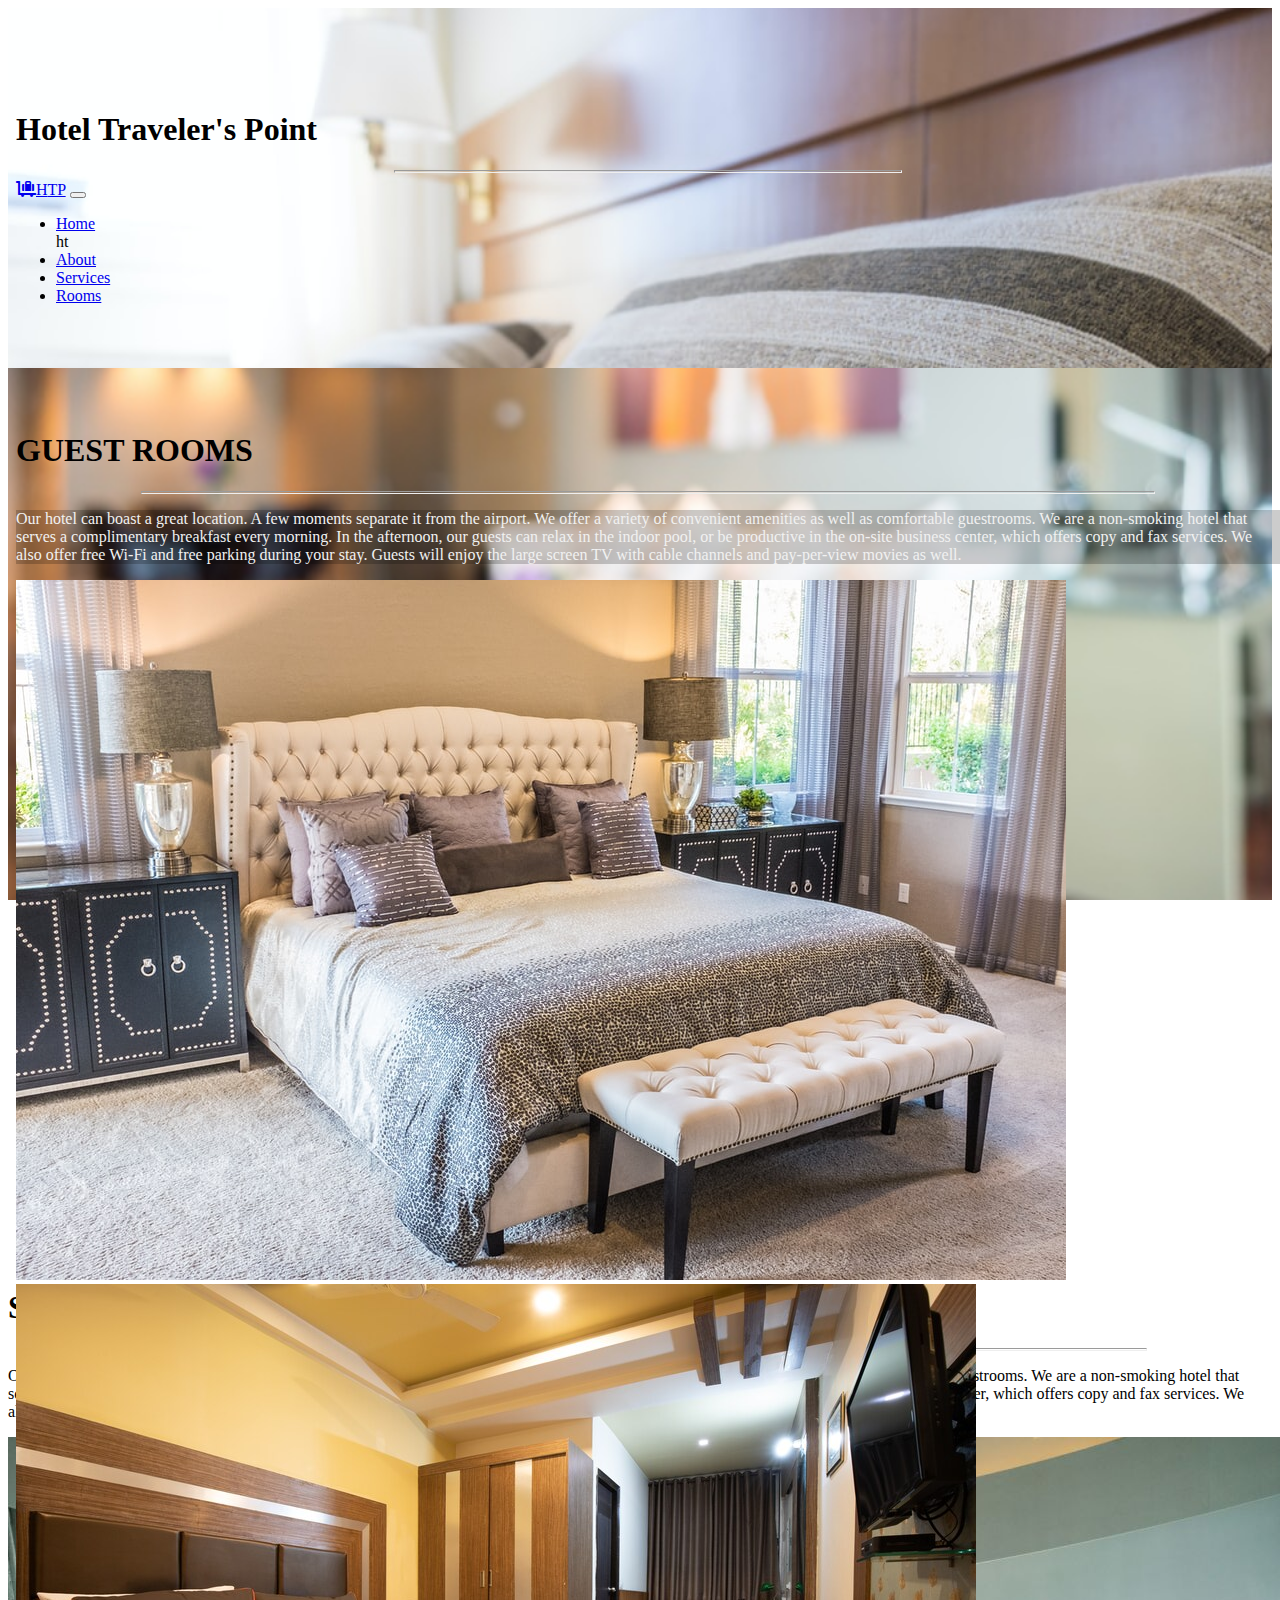
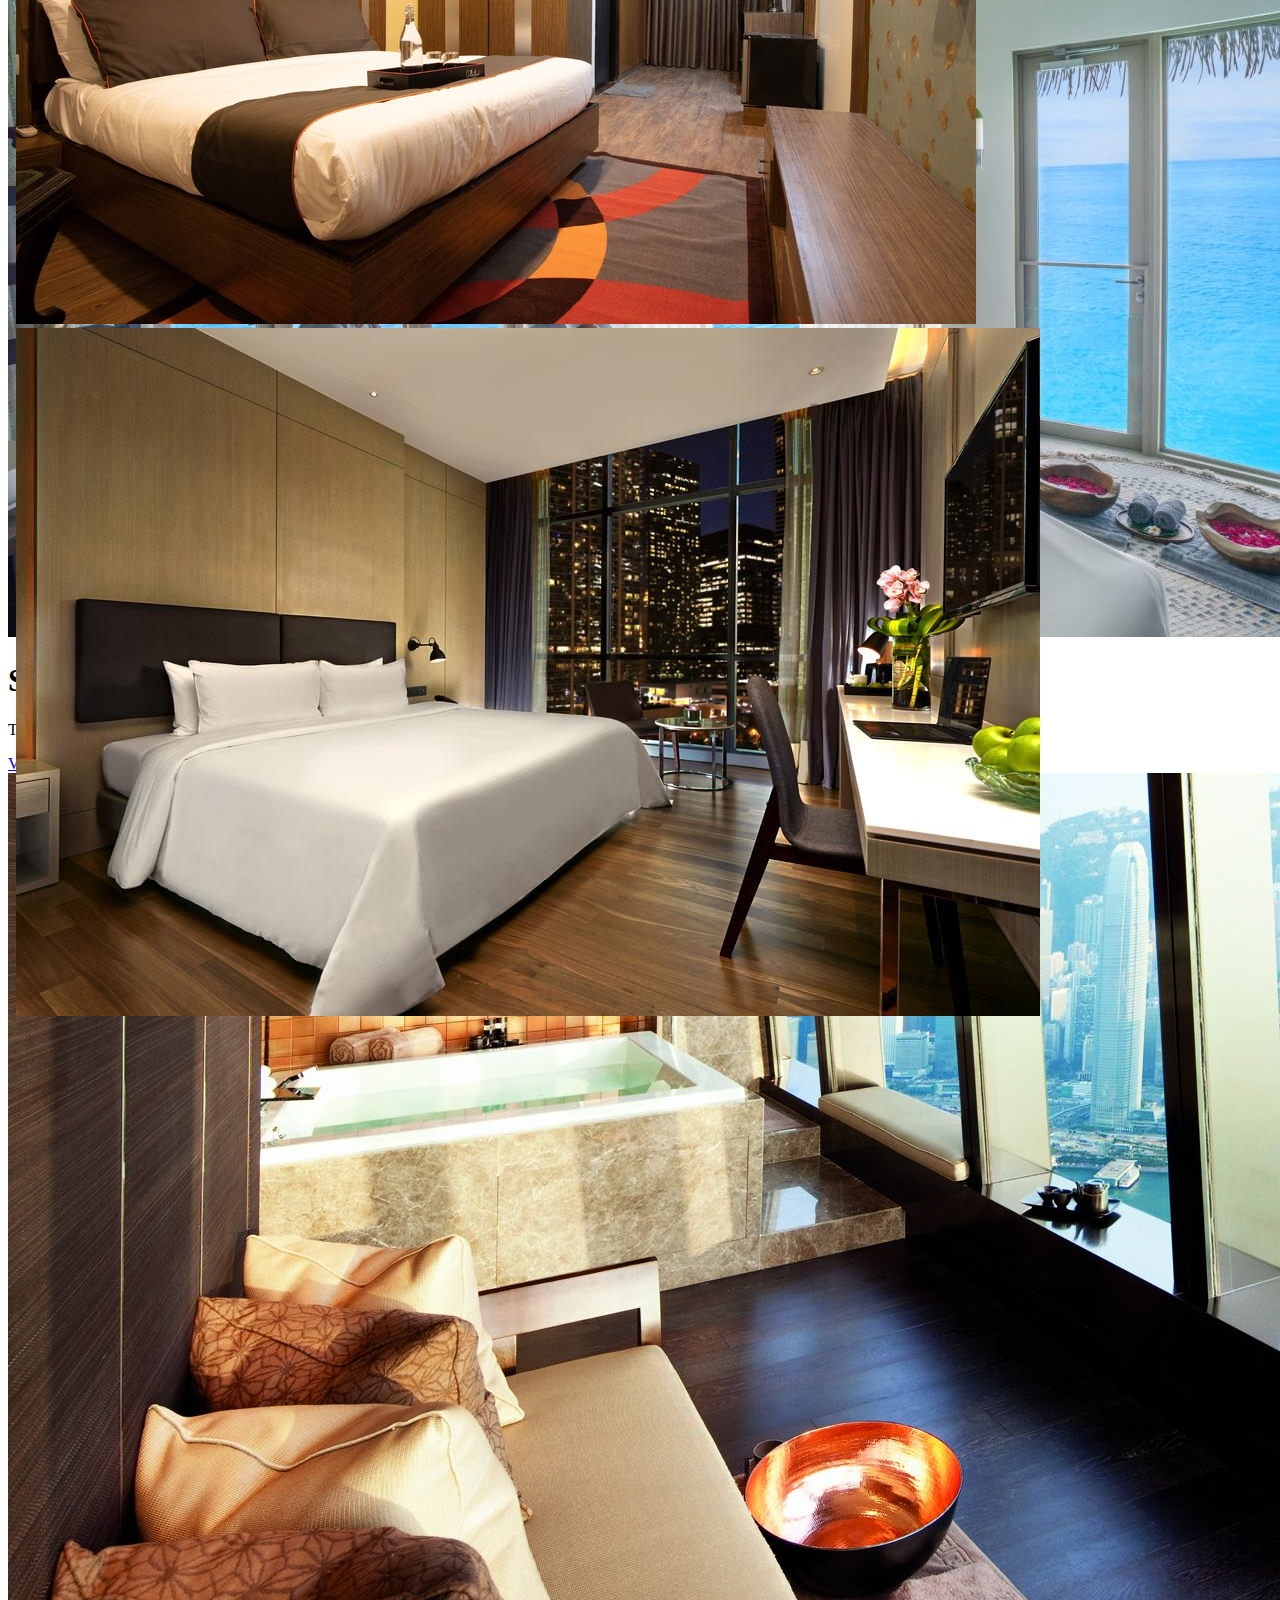
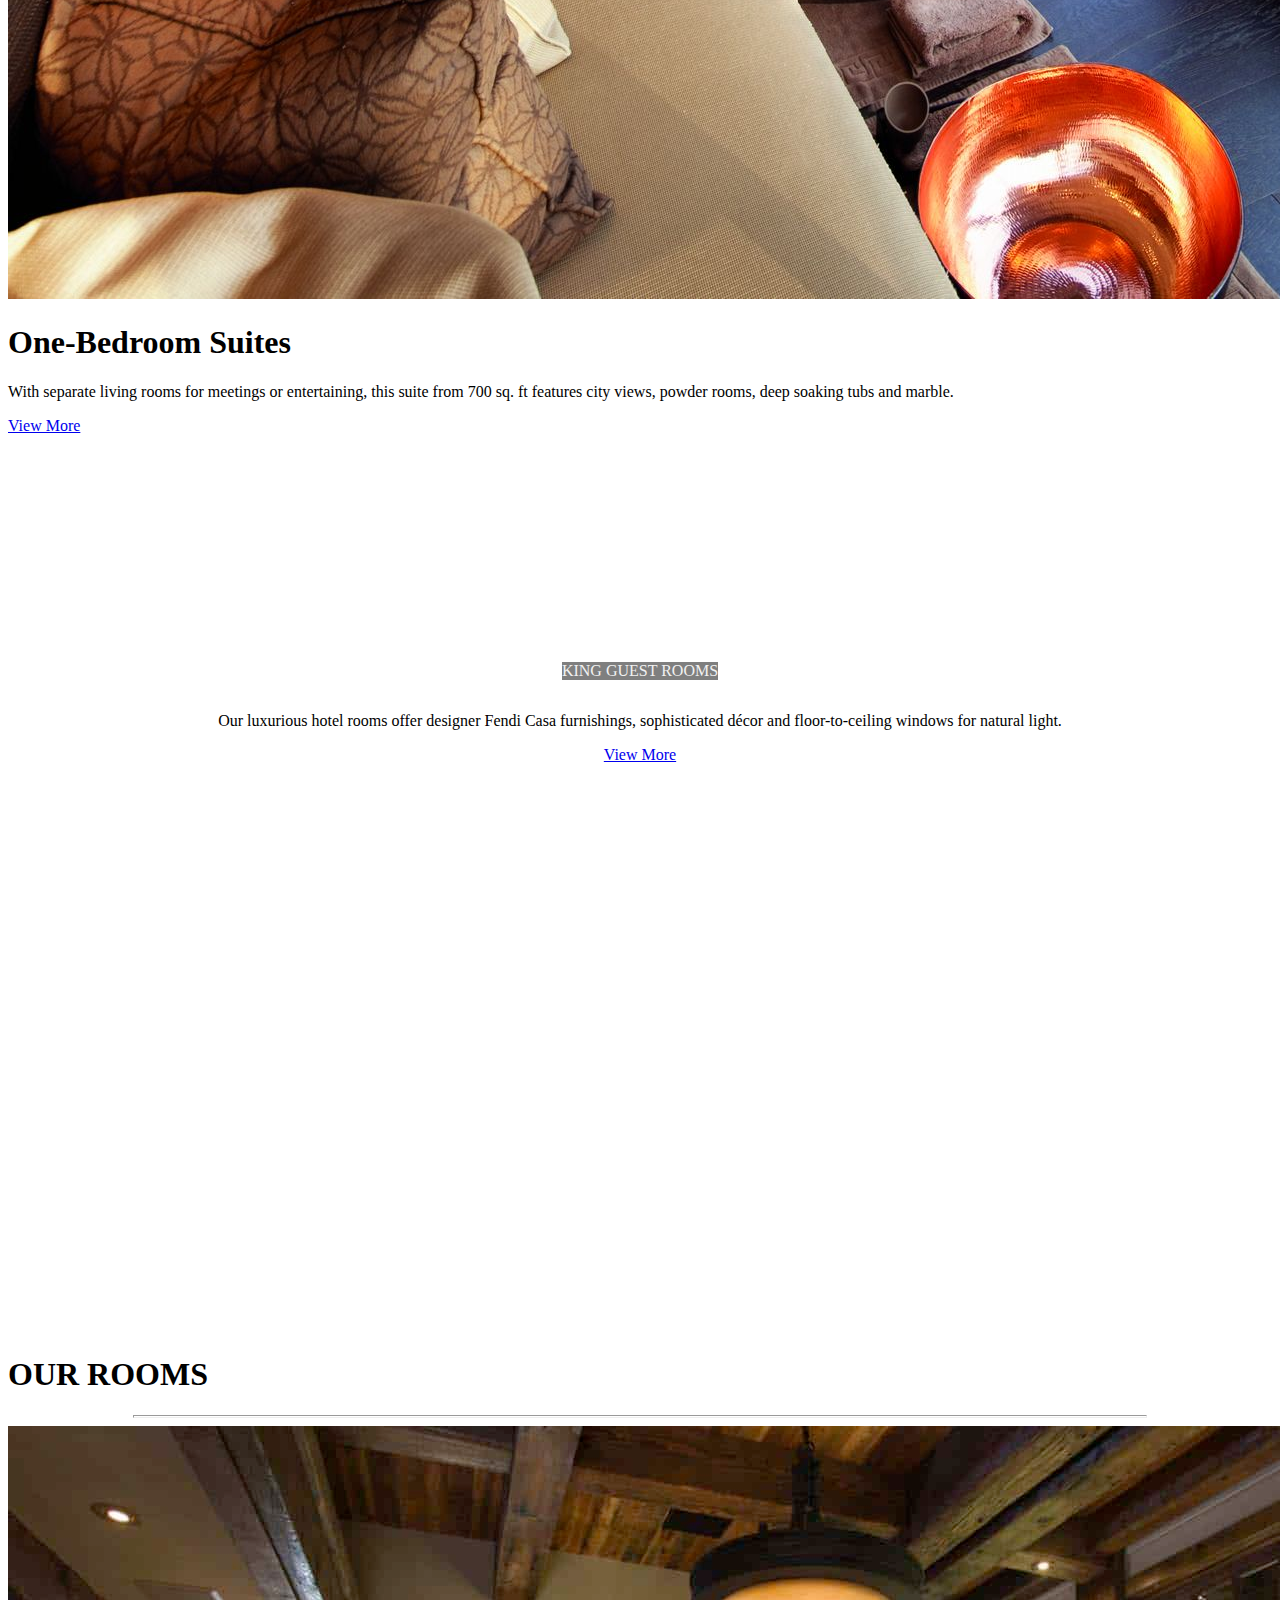
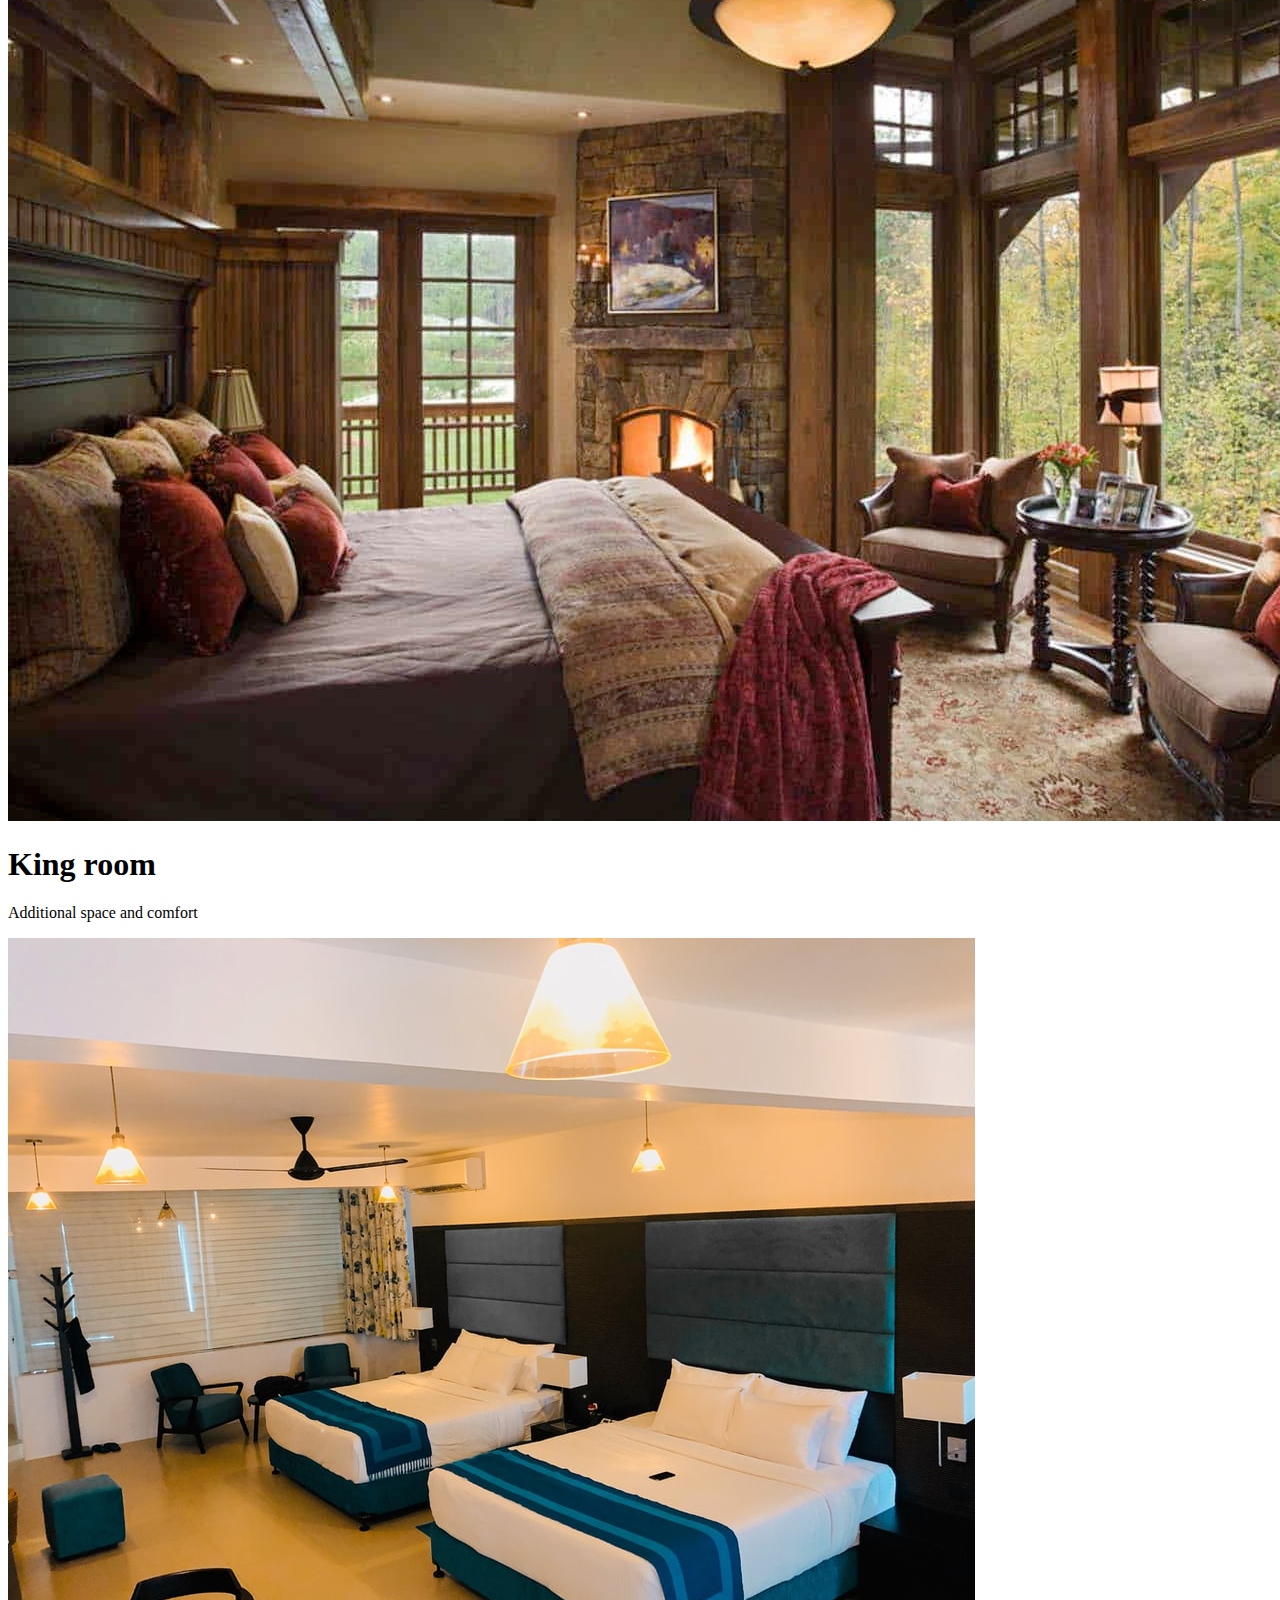
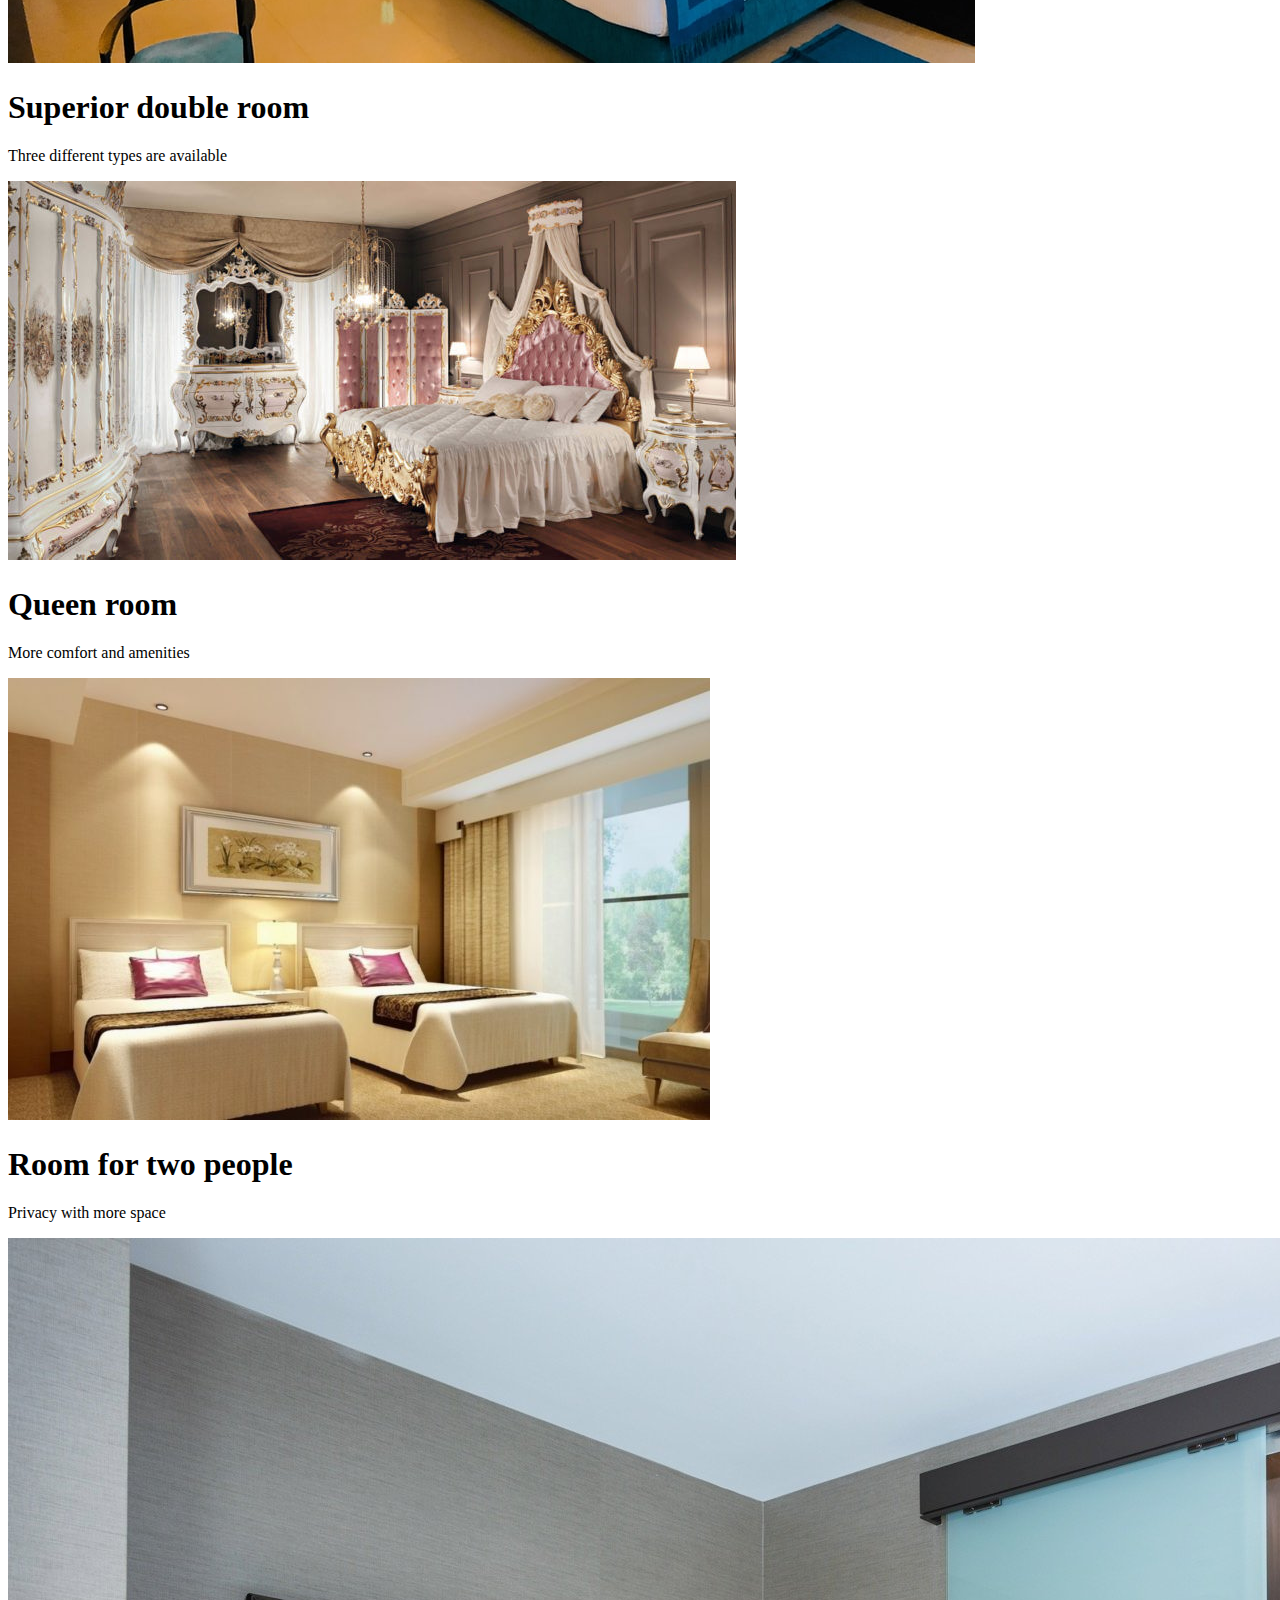
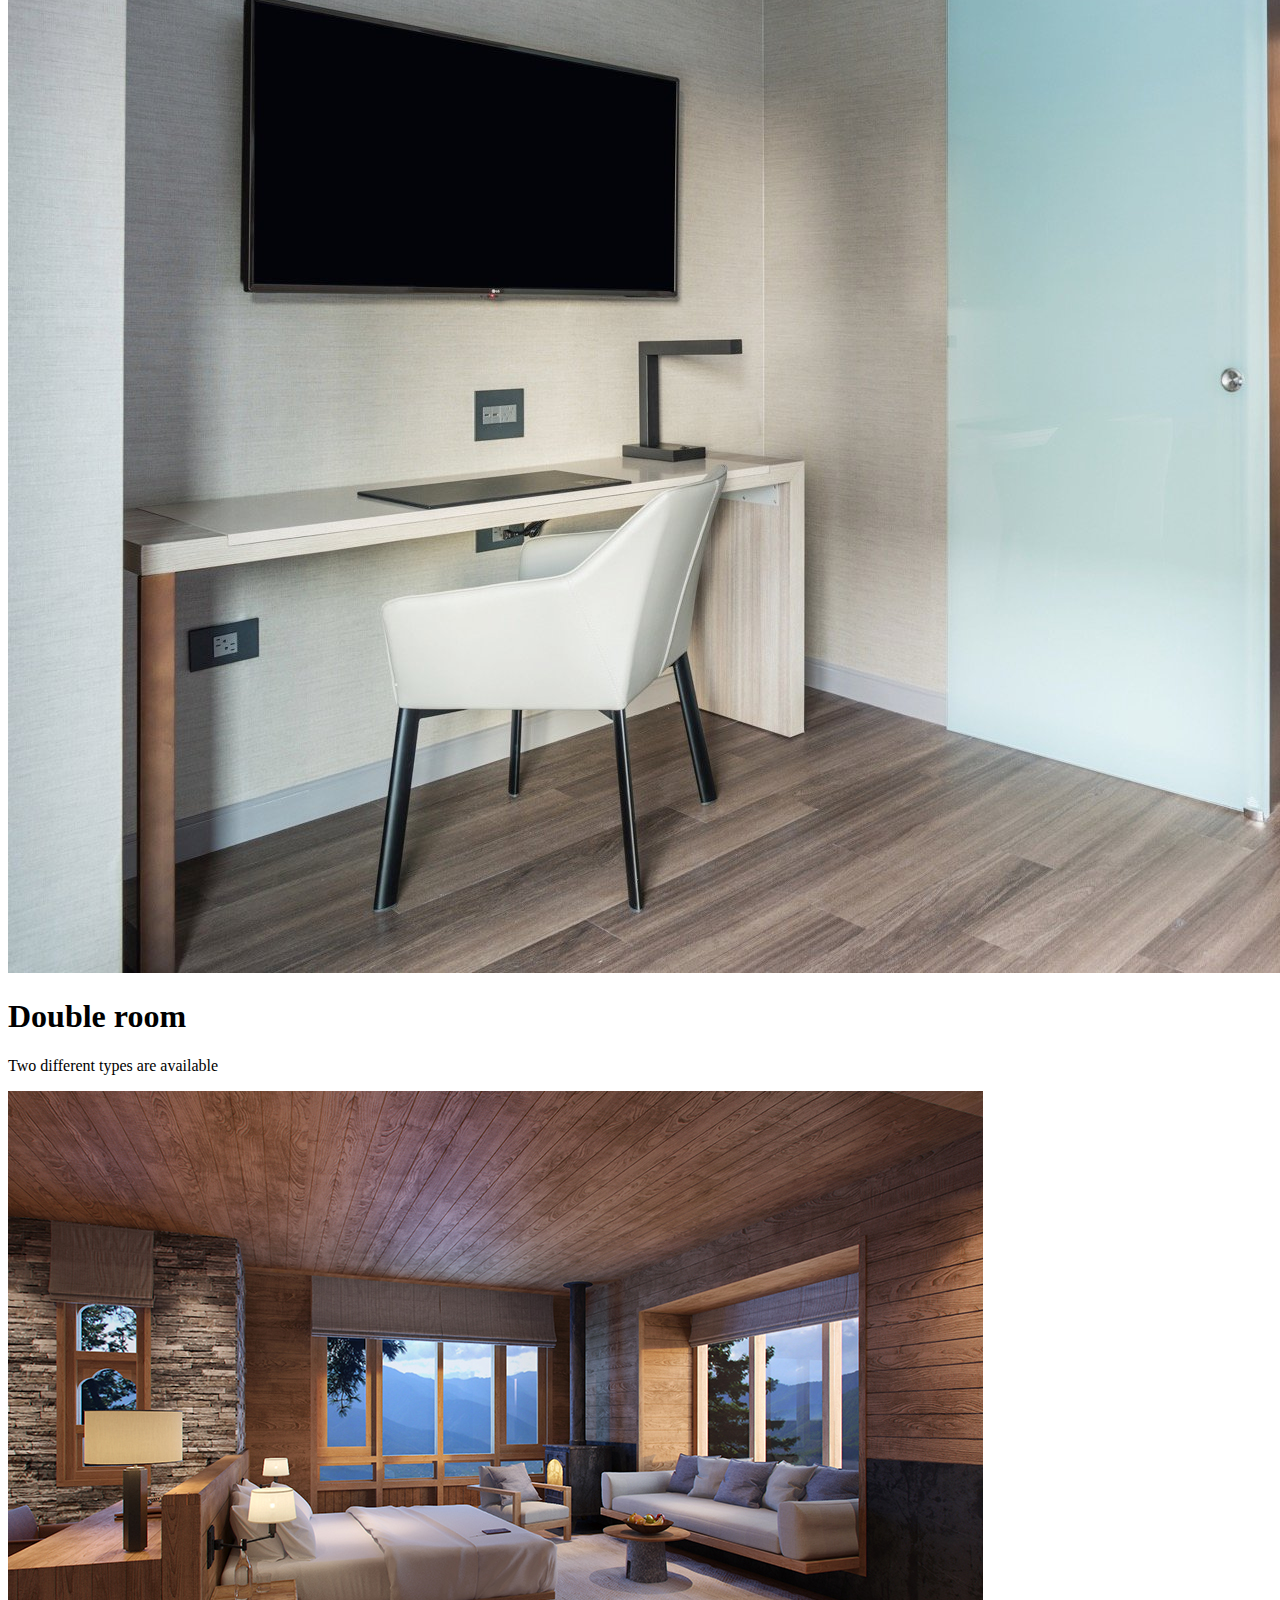
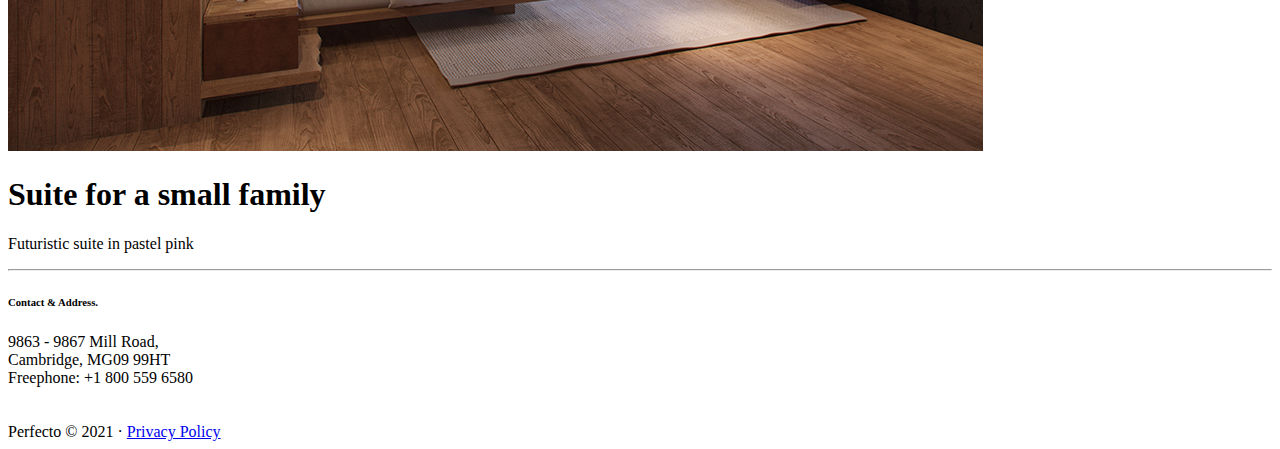
<file: Hotel/rooms.html>
<!DOCTYPE html>
<html lang="en">
<head>
    <meta charset="UTF-8">
    <meta http-equiv="X-UA-Compatible" content="IE=edge">
    <meta name="viewport" content="width=device-width, initial-scale=1.0">
    <title>Document</title>
    <link href="https://cdn.jsdelivr.net/npm/bootstrap@5.0.1/dist/css/bootstrap.min.css" rel="stylesheet" integrity="sha384-+0n0xVW2eSR5OomGNYDnhzAbDsOXxcvSN1TPprVMTNDbiYZCxYbOOl7+AMvyTG2x" crossorigin="anonymous">
    <script src="https://cdn.jsdelivr.net/npm/bootstrap@5.0.1/dist/js/bootstrap.bundle.min.js" integrity="sha384-gtEjrD/SeCtmISkJkNUaaKMoLD0//ElJ19smozuHV6z3Iehds+3Ulb9Bn9Plx0x4" crossorigin="anonymous"></script>
    <link rel="stylesheet" href="https://cdnjs.cloudflare.com/ajax/libs/font-awesome/5.15.3/css/all.min.css">
    <link rel="stylesheet" href="style.css">
</head>
<body>
    <div class="container-fluid my-jpg">
        <div class="top-left">
				    <h1 class="display-7 fw-bolder">Hotel Traveler's Point</h1>
		      	<hr class="text-dark mt-3" size="3%" width="40%">
            <nav class="navbar navbar-expand-md navbar-dark bg-dark fixed-top">
                <div class="container-fluid">
                  <a class="navbar-brand" href="http://127.0.0.1:5500/index.html#"><span class="text-danger"><i class="fas fa-luggage-cart"></i>H</span><span class="text-warning">TP</span></a>
                  <button class="navbar-toggler" type="button" data-bs-toggle="collapse" data-bs-target="#navbarNav" aria-controls="navbarNav" aria-expanded="false" aria-label="Toggle navigation">
                    <span class="navbar-toggler-icon"></span>
                  </button>
                  <div class="collapse navbar-collapse" id="navbarNav">
                    <ul class="navbar-nav mx-auto" >
                      <li class="nav-item">
                        <a class="nav-link" aria-current="page" href="http://127.0.0.1:5500/index.html#">Home</a>
                      </li>ht
                      <li class="nav-item">
                        <a class="nav-link" href="http://127.0.0.1:5500/About.html">About</a>
                      </li>
                      <li class="nav-item">
                        <a class="nav-link" href="http://127.0.0.1:5500/services.html#">Services</a>
                      </li>
                      <li class="nav-item">
                        <a class="nav-link " href="http://127.0.0.1:5500/rooms.html">Rooms</a>
                      </li>
                    </ul>
                  </div>
                </div>
              </nav>
            <div class="container-fluid text-center">
              <br>
              <br>
              <br>
              <br>
              <br>
              <h1 class="fw-bolder display-2 text-center text-dark mt-4">GUEST ROOMS</h1>
              <center><hr class="text-dark mt-3" size="3%" width="80%"></center>
              <p class="para5 text-center text-light">
                Our hotel can boast a great location. A few moments separate it from the airport. We offer a variety of convenient amenities as well as comfortable guestrooms. We are a non-smoking hotel that serves a complimentary breakfast every morning. In the afternoon, our guests can relax in the indoor pool, or be productive in the on-site business center, which offers copy and fax services. We also offer free Wi-Fi and free parking during your stay. Guests will enjoy the large screen TV with cable channels and pay-per-view movies as well.
              </p>
              <div class="container-fluid  style=width:400px text-center">
               <div class="row mt-3">
                   <div class="col-lg-4 col-md-4 col-sm-10 col-12  mx-auto">
                      <div class="card">
                        <img src="Bed6.jpg" alt="" class="img-fluid">
                      </div>            
                   </div>
                    <div class="col-lg-4 col-md-4 col-sm-10 col-12 mx-auto">
                       <div class="card">
                        <img src="Bed9.jpg" alt="" class="img-fluid">
                       </div>            
                    </div>
                    <div class="col-lg-4 col-md-4 col-sm-10 col-12 mx-auto">
                        <div class="card">
                           <img src="Bed12.jpg" alt="" class="img-fluid">
                        </div>            
                    </div>
               </div>
              </div>
              
            </div>
		    </div>
       
    </div>
    
        <div class="container-fluid my-pic">
        </div>
        
        <div class="container-fluid text-center">
            <h1 class="fw-bolder display-1 text-center text-dark mt-4">SPA ROOMS</h1>
              <center><hr class="text-dark mt-3" size="3%" width="80%"></center>
              <p class="text-center text-dark">
                Our hotel can boast a great location. A few moments separate it from the airport. We offer a variety of convenient amenities as well as comfortable guestrooms. We are a non-smoking hotel that serves a complimentary breakfast every morning. In the afternoon, our guests can relax in the indoor pool, or be productive in the on-site business center, which offers copy and fax services. We also offer free Wi-Fi and free parking during your stay. Guests will enjoy the large screen TV with cable channels and pay-per-view movies as well.
              </p>
            <div class="row mt-3">
                <div class="col-lg-4 col-md-4 col-sm-10 col-12 mx-auto">
                    <div class="card">
                        <img src="SPA1.jpg" alt="" class="img-fluid">
                        <div class="p-3">
                            <h1 class="text-dark">Spa Suites</h1>
                          <p class="text-dark">
                            Three spa suites include a sauna, living room, direct access to treatment rooms, $200 spa credit per night, healthy minibar, and deep soaking double tub
                          </p> 
                        </div>   
                        <a href="#" class="btn btn-info" role="button">View More</a>         
                    </div>            
                </div>
                <div class="col-lg-4 col-md-4 col-sm-10 col-12 mx-auto">
                    <div class="card">
                        <img src="BATH.jfif" alt="" class="img-fluid">
                        <div class="p-3">
                            <h1 class="text-dark">One-Bedroom Suites</h1>
                          <p class="text-dark">
                            With separate living rooms for meetings or entertaining, this suite from 700 sq. ft features city views, powder rooms, deep soaking tubs and marble.
                          </p> 
                        </div>   
                        <a href="#" class="btn btn-info" role="button">View More</a>         
                    </div>            
                </div>
            </div>
        </div>
        <div class="container-fluid text-center my-bg2">
            <div class="text mt-5"> 
                <p class="head display-4 fw-bolder mt-5">KING GUEST ROOMS</p>
                <p class="text-center text-light">
                    Our luxurious hotel rooms offer designer Fendi Casa furnishings, sophisticated décor and floor-to-ceiling windows for natural light.
                </p>
                <a href="http://127.0.0.1:5500/About.html" class="btn btn-info" role="button">View More</a>
            </div>
        </div>

        <div class="container-fluid text-center">
            <h1 class="fw-bolder display-1 text-center text-dark mt-5">OUR ROOMS</h1>
            <center><hr class="text-dark mt-3" size="3%" width="80%"></center>
          <div class="row mt-3">
                <div class="col-lg-4 col-md-4 col-sm-10 col-12 mx-auto">
                    <div class="card my-2">
                        <img src="Kr.jpg" alt="" class="img-fluid">
                        <div class="p-3">
                            <h1 class="text-dark">King room</h1>
                           <p class="text-dark">
                            Additional space and comfort
                           </p>
                        </div>            
                    </div>
                </div>
                <div class="col-lg-4 col-md-4 col-sm-10 col-12 mx-auto">
                  <div class="card">
                    <img src="Bed7.jpg" alt="" class="img-fluid">
                      <div class="p-3">
                          <h1 class="text-dark"> Superior double room</h1>
                        <p class="text-dark">
                            Three different types are available
                        </p>
                      </div>            
                  </div>
                </div>
              
              <div class="col-lg-4 col-md-4 col-sm-10 col-12 mx-auto">
                <div class="card my-2">
                    <img src="Qn.jpg" alt="" class="img-fluid">
                    <div class="p-3">
                        <h1 class="text-dark">Queen room</h1>
                      <p class="text-dark">
                        More comfort and amenities
                      </p>
                    </div>            
                </div>
              </div>
            <div class="col-lg-4 col-md-4 col-sm-10 col-12 mx-auto">
                <div class="card my-2">
                    <img src="Room2.jpg" alt="" class="img-fluid">
                    <div class="p-3">
                        <h1 class="text-dark"> Room for two people</h1>
                      <p class="text-dark">
                        Privacy with more space
                      </p>
                    </div>            
                </div>
            </div>
            <div class="col-lg-4 col-md-4 col-sm-10 col-12 mx-auto">
                <div class="card my-2">
                    <img src="Room3.jpeg" alt="" class="img-fluid">
                    <div class="p-3">
                        <h1 class="text-dark">Double room</h1>
                      <p class="text-dark">                       
                        Two different types are available
                      </p> 
                    </div>            
                </div>
            </div>
            <div class="col-lg-4 col-md-4 col-sm-10 col-12 mx-auto">
                <div class="card my-2">
                    <img src="Room4.jpg" alt="" class="img-fluid">
                    <div class="p-3">
                        <h1 class="text-dark">Suite for a small family</h1>
                      <p class="text-dark">
                        Futuristic suite in pastel pink
                      </p> 
                    </div>            
                </div>
            </div>    
          </div>
        </div>
        </div>
        <hr>
        <div class="container-fluid text-center text-dark">
          <h6>Contact & Address.</h6>
            9863 - 9867 Mill Road,<br>
            Cambridge, MG09 99HT <br>     
            Freephone: +1 800 559 6580 <br><br><br>
            Perfecto © 2021 · <a href="http://127.0.0.1:5500/privacy.html#">Privacy Policy</a>
        </div>
    
</body>
</html>
</file>
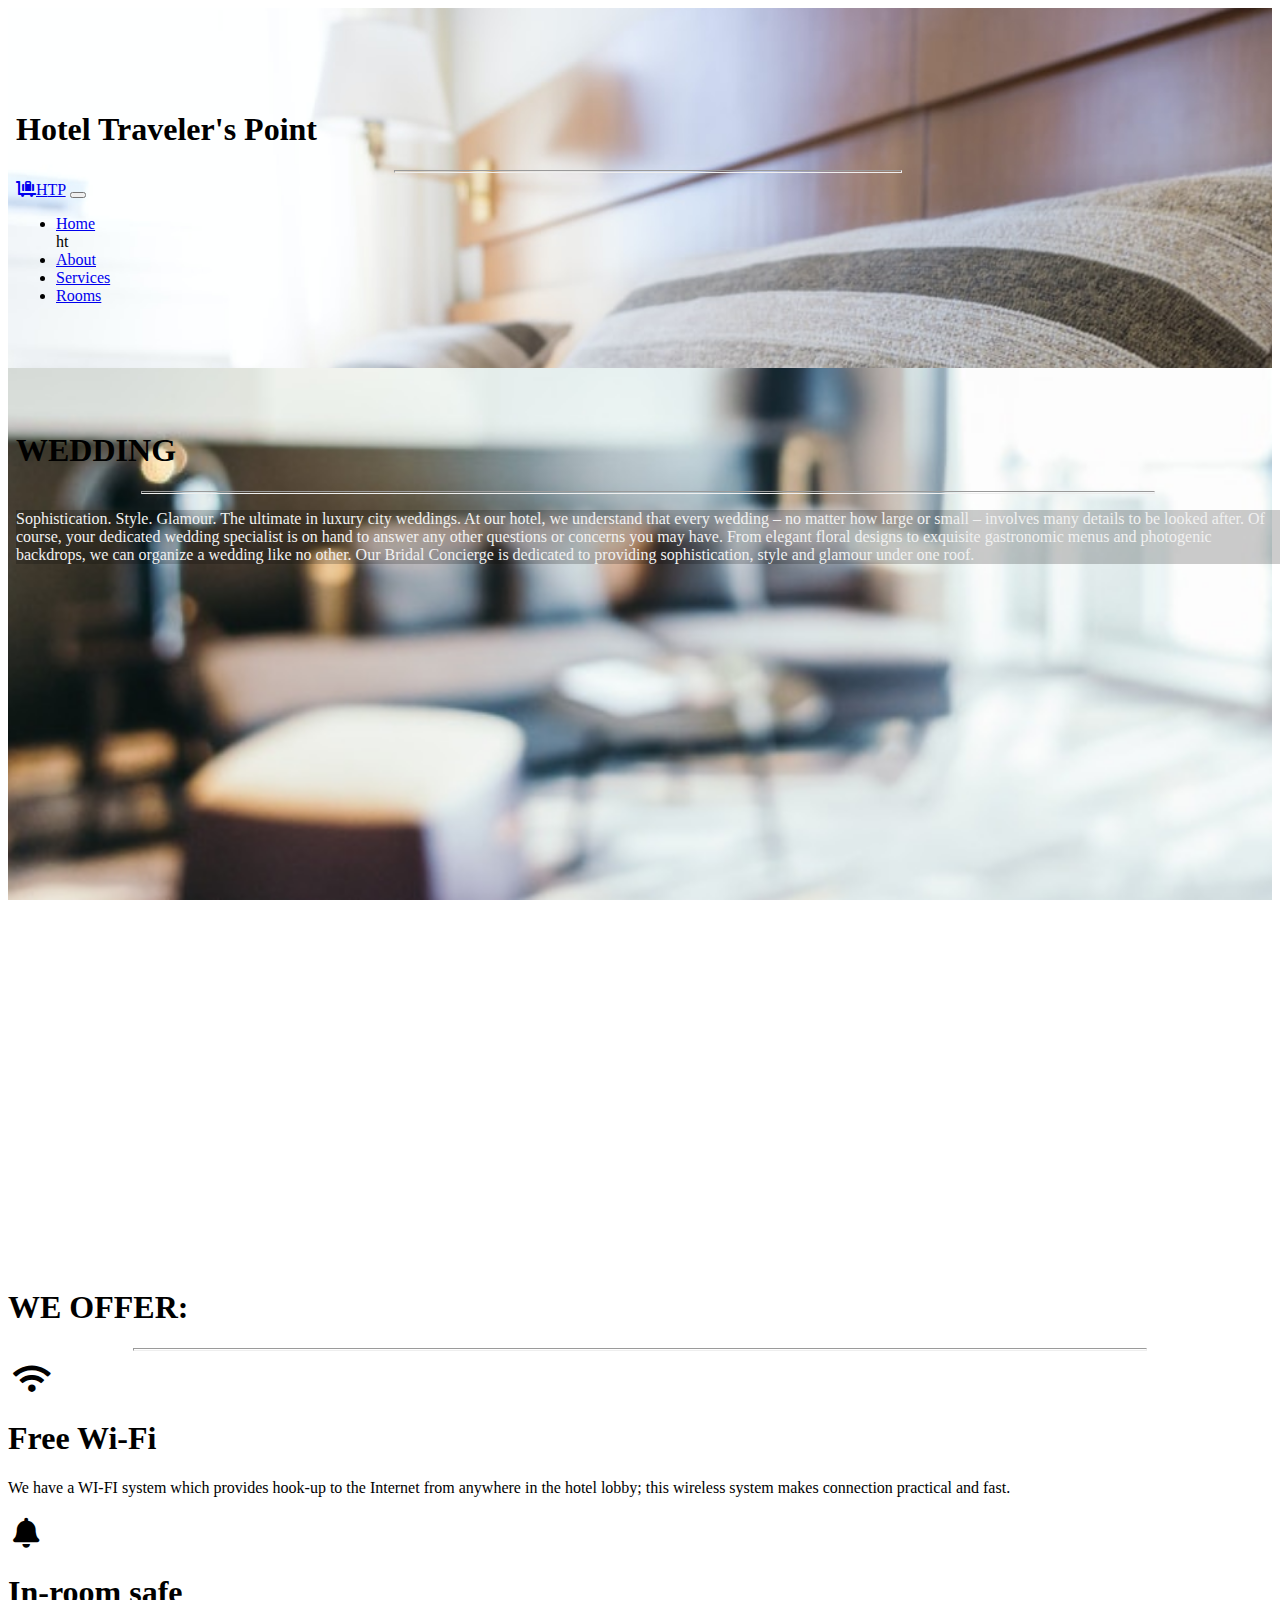
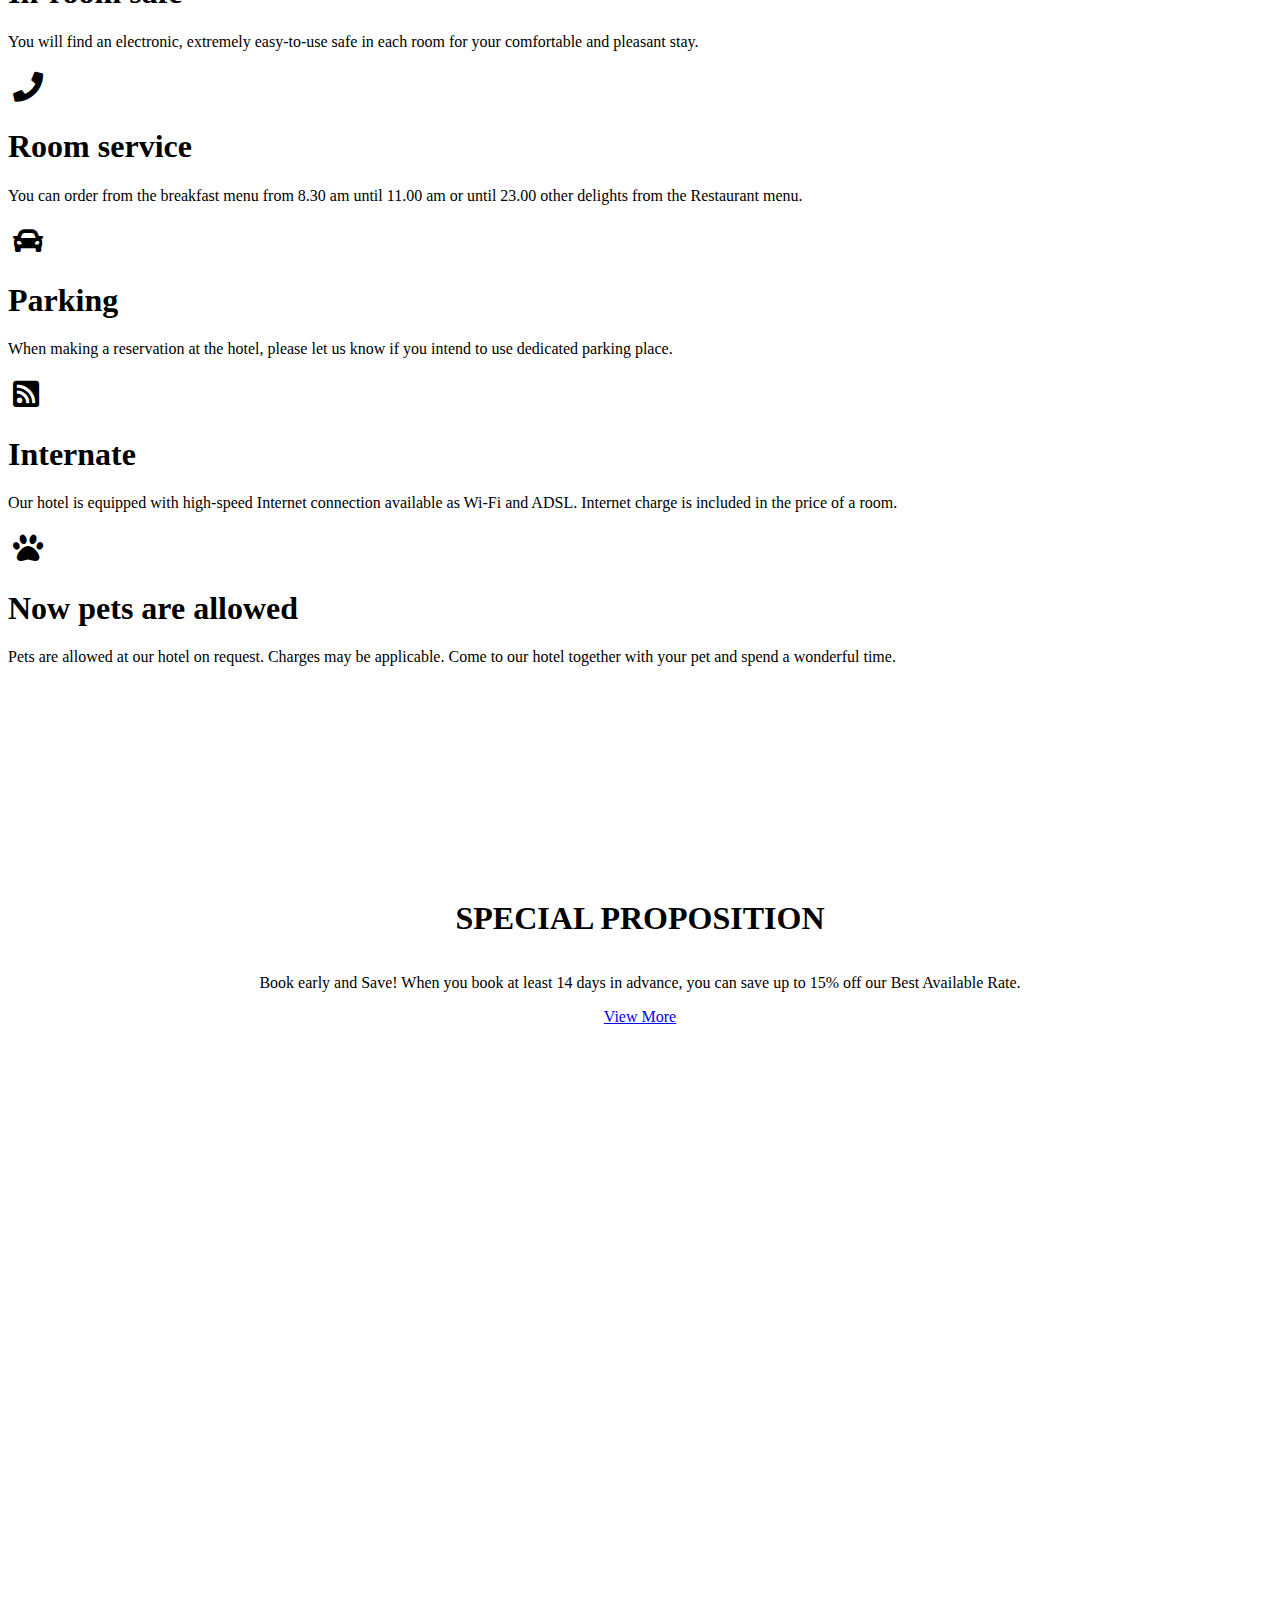
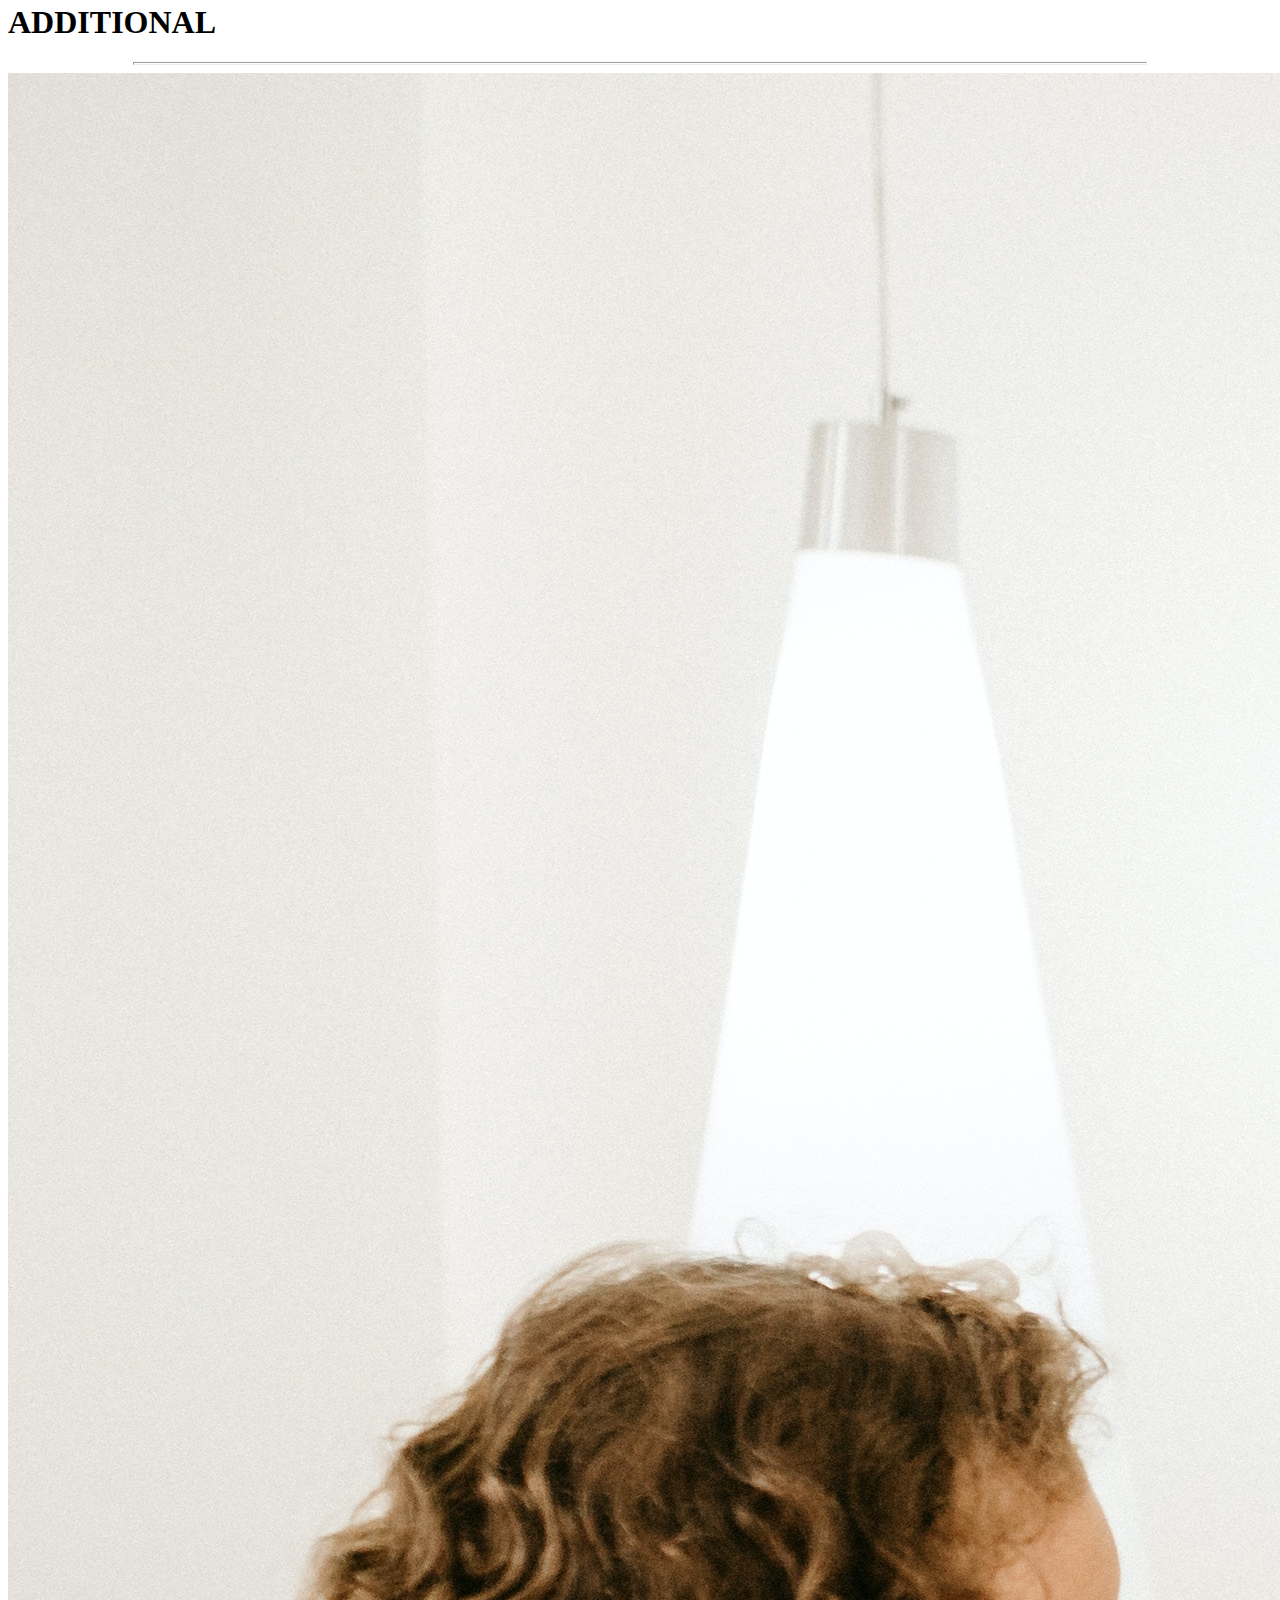
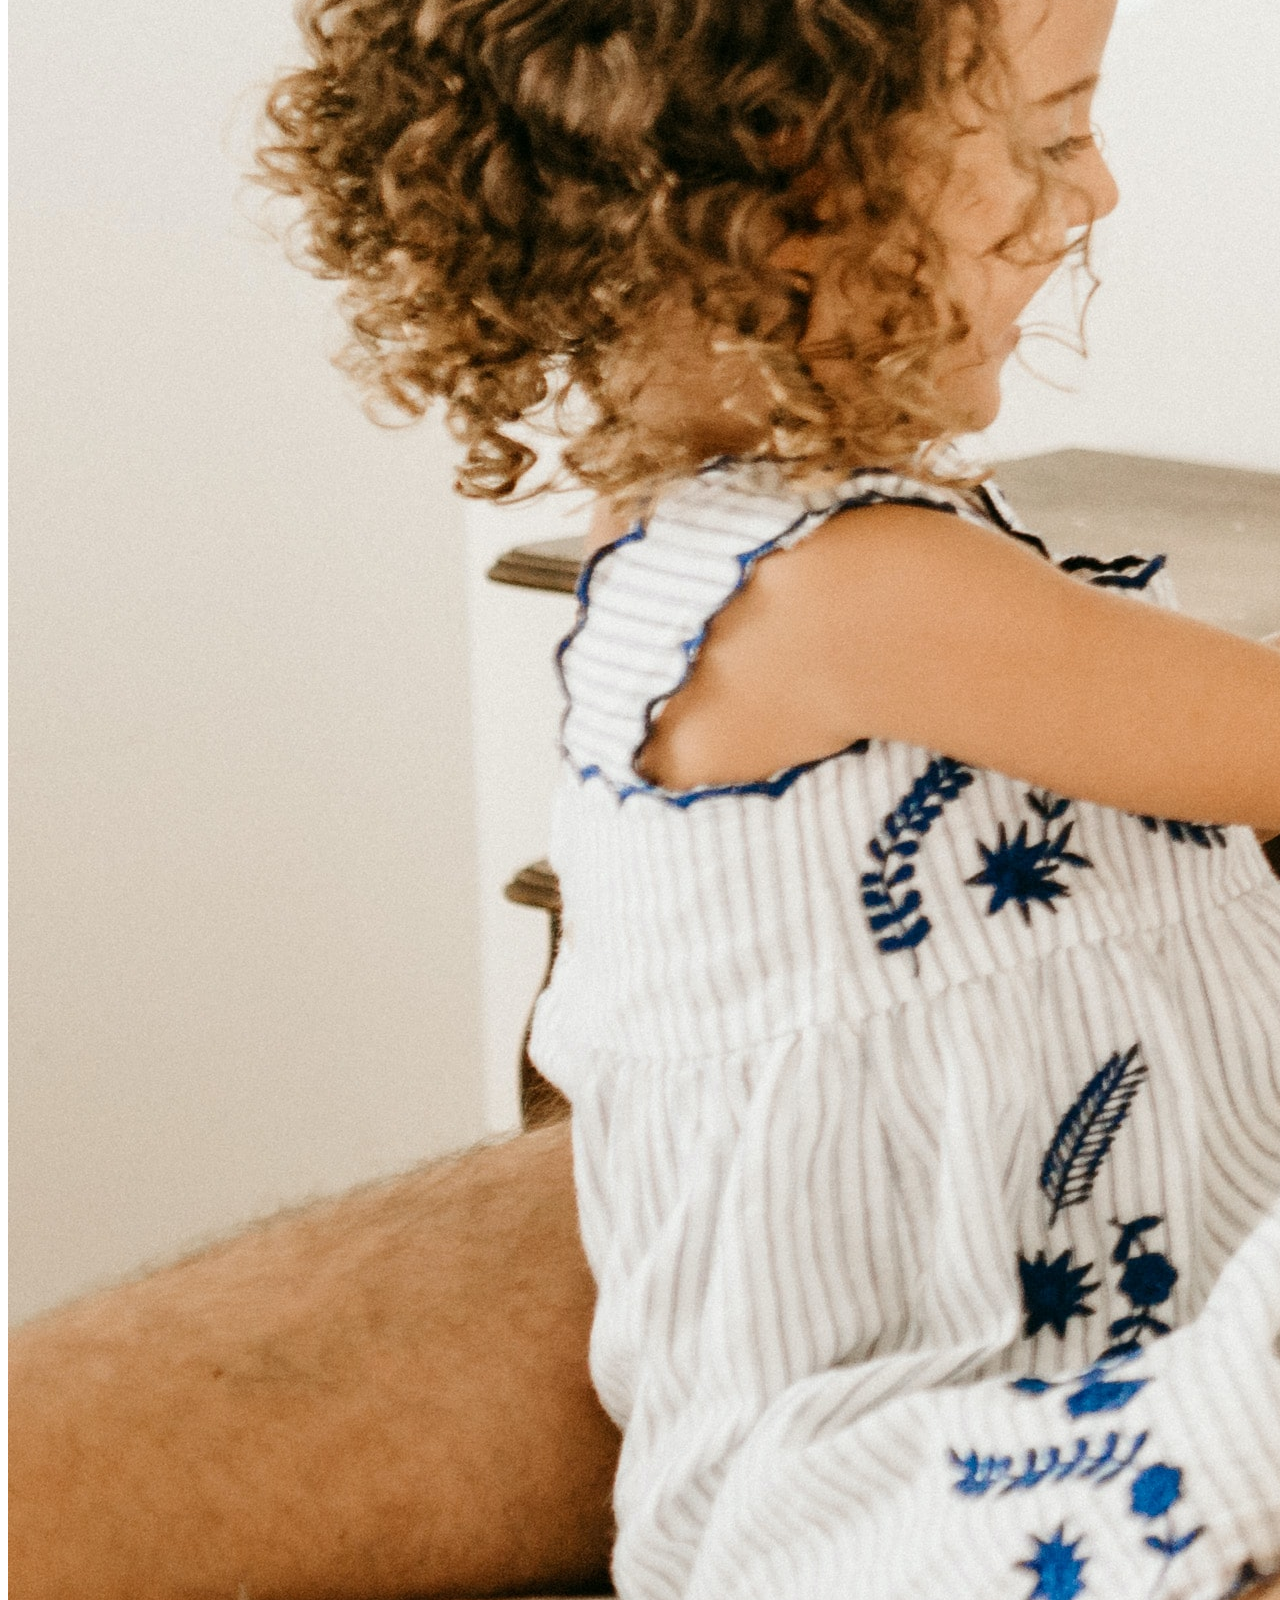
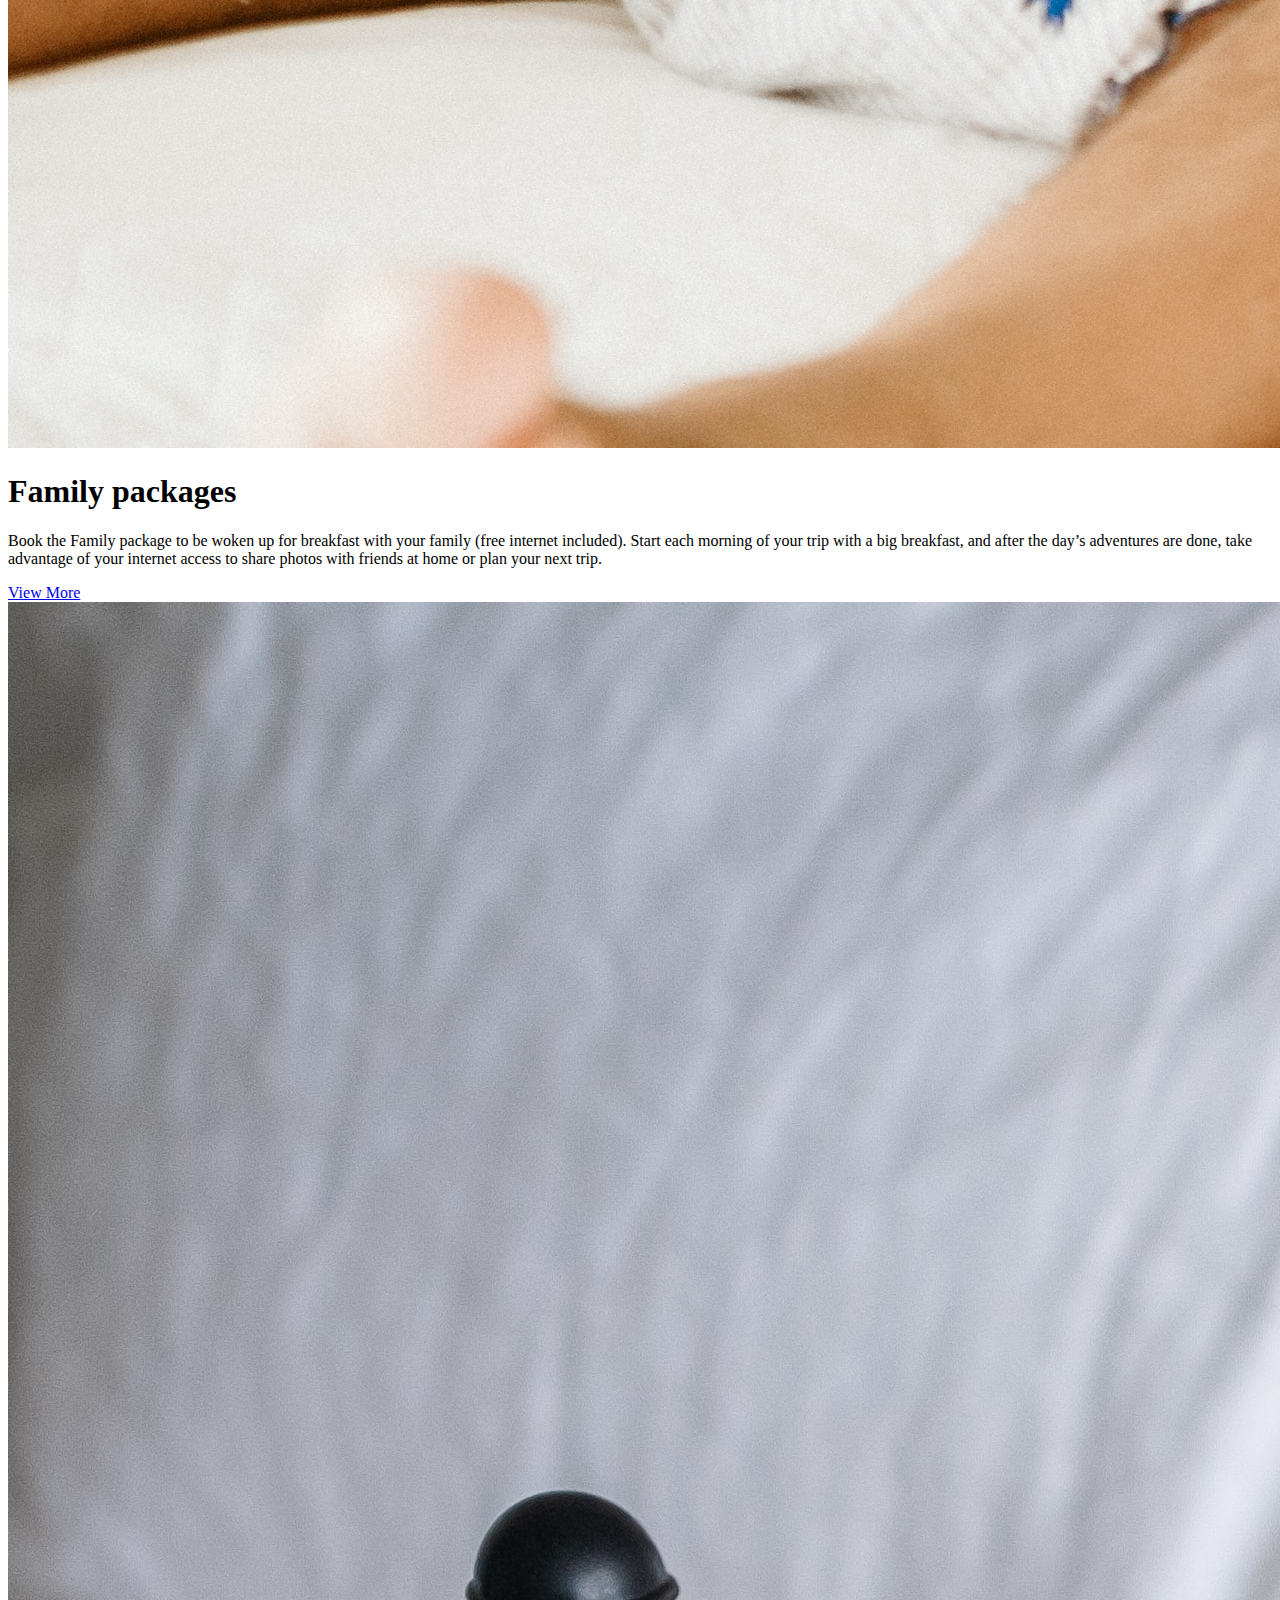
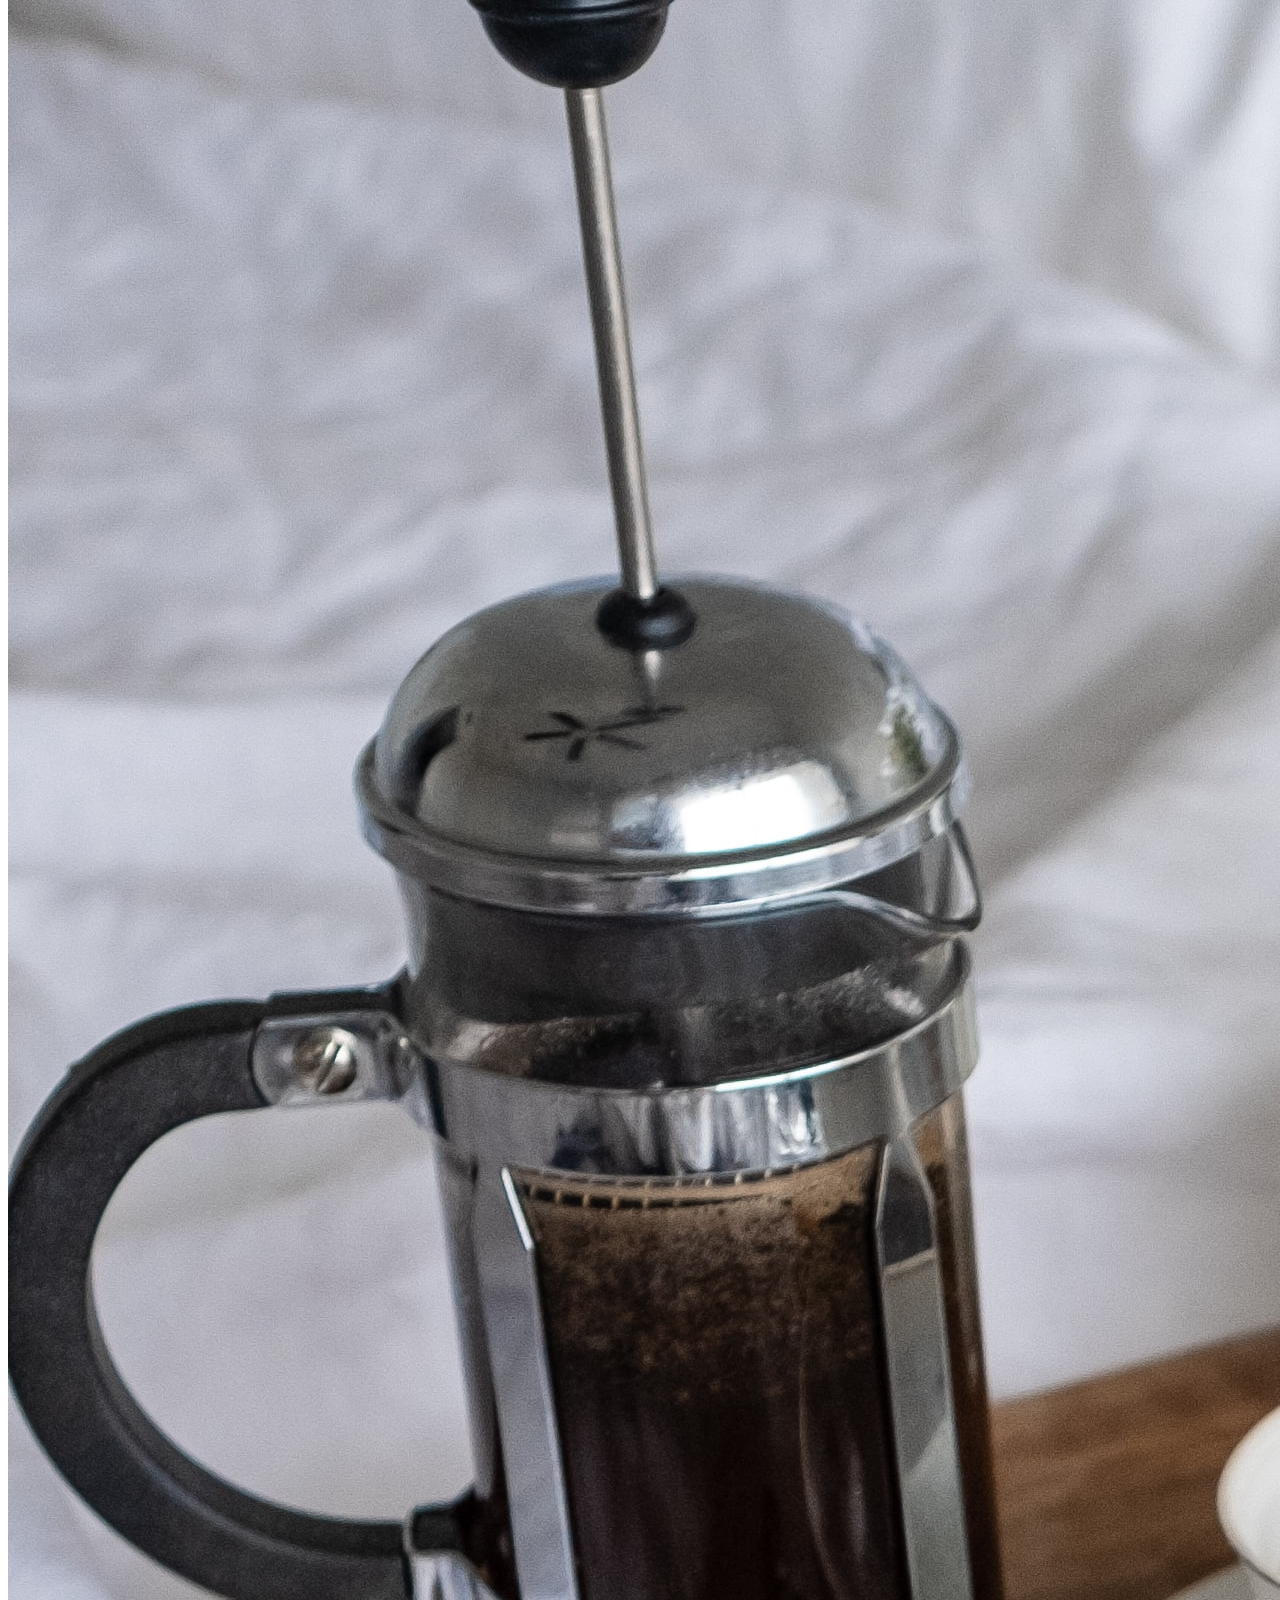
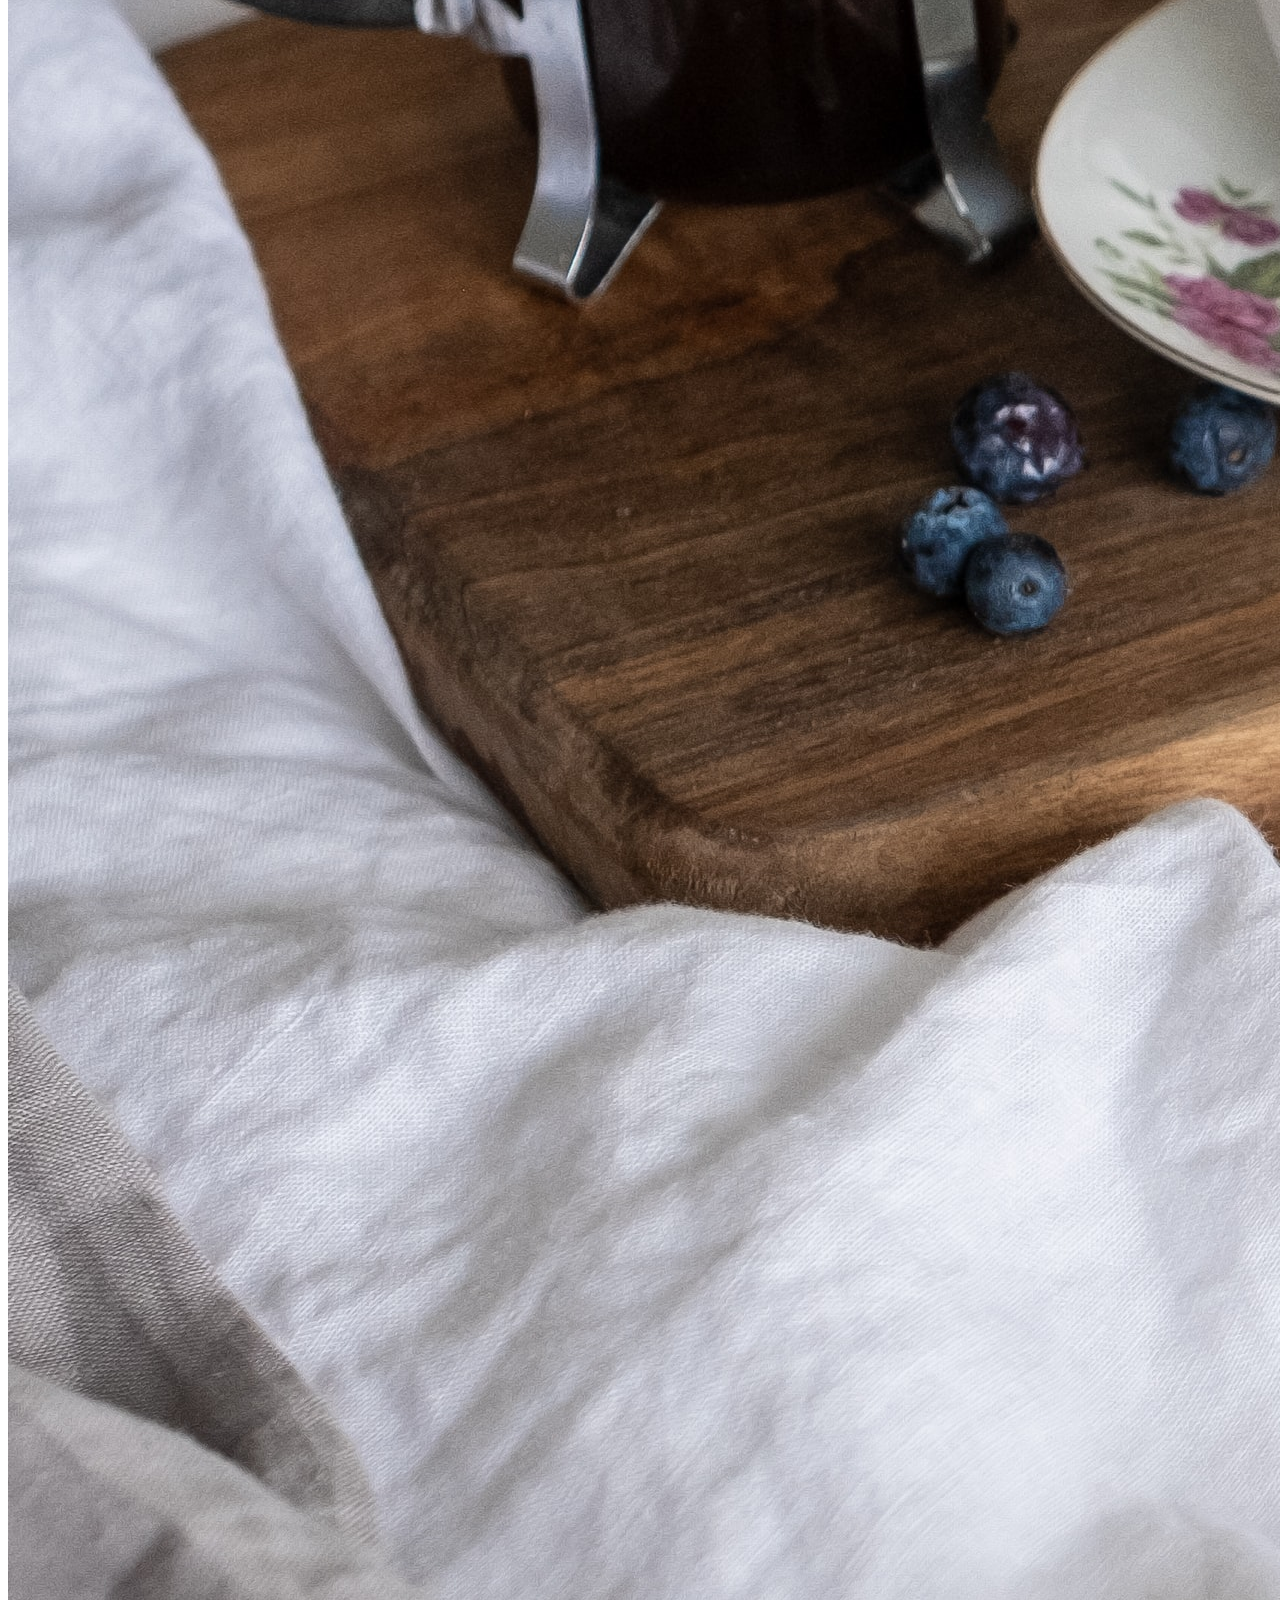
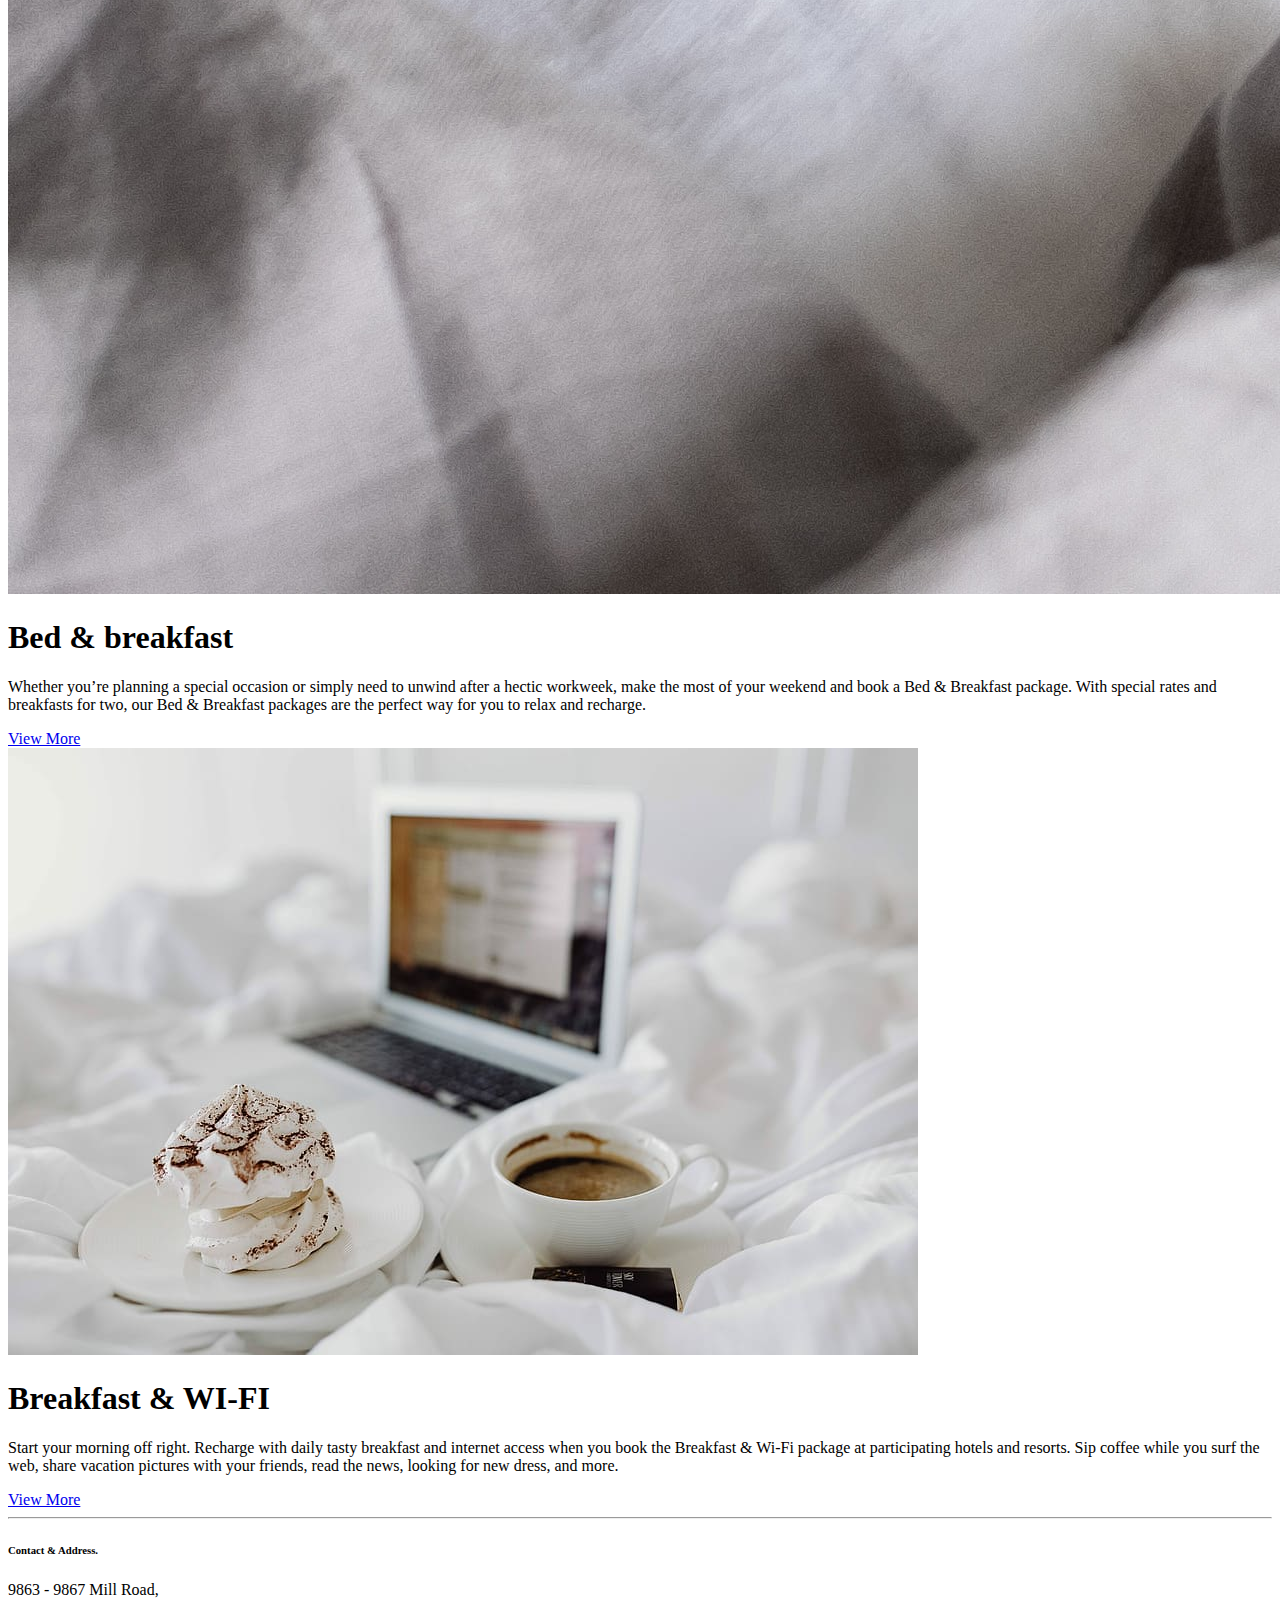
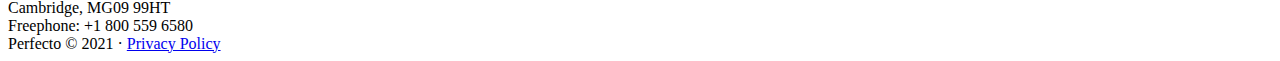
<file: Hotel/services.html>
<!DOCTYPE html>
<html lang="en">
<head>
    <meta charset="UTF-8">
    <meta http-equiv="X-UA-Compatible" content="IE=edge">
    <meta name="viewport" content="width=device-width, initial-scale=1.0">
    <title>Document</title>
    <link href="https://cdn.jsdelivr.net/npm/bootstrap@5.0.1/dist/css/bootstrap.min.css" rel="stylesheet" integrity="sha384-+0n0xVW2eSR5OomGNYDnhzAbDsOXxcvSN1TPprVMTNDbiYZCxYbOOl7+AMvyTG2x" crossorigin="anonymous">
    <script src="https://cdn.jsdelivr.net/npm/bootstrap@5.0.1/dist/js/bootstrap.bundle.min.js" integrity="sha384-gtEjrD/SeCtmISkJkNUaaKMoLD0//ElJ19smozuHV6z3Iehds+3Ulb9Bn9Plx0x4" crossorigin="anonymous"></script>
    <link rel="stylesheet" href="https://cdnjs.cloudflare.com/ajax/libs/font-awesome/5.15.3/css/all.min.css">
    <link rel="stylesheet" href="style.css">
</head>
<body>
    <div class="container-fluid my-jpg">
        <div class="top-left">
				<h1 class="display-7 fw-bolder">Hotel Traveler's Point</h1>
			<hr class="text-dark mt-3" size="3%" width="40%">
            <nav class="navbar navbar-expand-md navbar-dark bg-dark fixed-top">
                <div class="container-fluid">
                  <a class="navbar-brand" href="http://127.0.0.1:5500/index.html#"><span class="text-danger"><i class="fas fa-luggage-cart"></i>H</span><span class="text-warning">TP</span></a>
                  <button class="navbar-toggler" type="button" data-bs-toggle="collapse" data-bs-target="#navbarNav" aria-controls="navbarNav" aria-expanded="false" aria-label="Toggle navigation">
                    <span class="navbar-toggler-icon"></span>
                  </button>
                  <div class="collapse navbar-collapse" id="navbarNav">
                    <ul class="navbar-nav mx-auto" >
                      <li class="nav-item">
                        <a class="nav-link" aria-current="page" href="http://127.0.0.1:5500/index.html#">Home</a>
                      </li>ht
                      <li class="nav-item">
                        <a class="nav-link" href="http://127.0.0.1:5500/About.html">About</a>
                      </li>
                      <li class="nav-item">
                        <a class="nav-link" href="#">Services</a>
                      </li>
                      <li class="nav-item">
                        <a class="nav-link " href="http://127.0.0.1:5500/rooms.html">Rooms</a>
                      </li>
                    </ul>
                  </div>
                </div>
              </nav>
              <br>
              <br>
              <br>
              <br><br>
              <h1 class="fw-bolder display-1 text-center text-dark mt-5">WEDDING</h1>
              <center><hr class="text-dark mt-3" size="3%" width="80%"></center>
              <p class="para4 text-center text-light">
                Sophistication. Style. Glamour. The ultimate in luxury city weddings. At our hotel, we understand that every wedding – no matter how large or small – involves many details to be looked after. Of course, your dedicated wedding specialist is on hand to answer any other questions or concerns you may have. From elegant floral designs to exquisite gastronomic menus and photogenic backdrops, we can organize a wedding like no other. Our Bridal Concierge is dedicated to providing sophistication, style and glamour under one roof.
              </p>
		</div>
    </div>
        <div class="container-fluid my-pic1">
        </div>

        <div class="container-fluid text-center">
            <h1 class="fw-bolder display-1 text-center text-dark mt-5">WE OFFER:</h1>
            <center><hr class="text-dark mt-3" size="3%" width="80%"></center>
          <div class="row mt-3">
                <div class="col-lg-4 col-md-6 col-sm-10 col-12 mx-auto">
                    <div class="card my-2">
                        <span class="text-danger"><i class="fa fa-wifi fa-3x mt-3" aria-hidden="true"  aria-hidden="true"></i></span>
                        <div class="p-3">
                            <h1 class="text-dark">Free Wi-Fi</h1>
                           <p class="text-dark">
                            We have a WI-FI system which provides hook-up to the Internet from anywhere in the hotel lobby; this wireless system makes connection practical and fast.
                           </p>
                        </div>            
                    </div>
                </div>
                <div class="col-lg-4 col-md-6 col-sm-10 col-12 mx-auto">
                  <div class="card">
                    <span class="text-danger"><i class="fa fa-bell fa-3x mt-3" aria-hidden="true"></i></span>
                      <div class="p-3">
                          <h1 class="text-dark">In-room safe</h1>
                        <p class="text-dark">
                          You will find an electronic, extremely easy-to-use safe in each room for your comfortable and pleasant stay.
                        </p>
                      </div>            
                  </div>
                </div>
              
              <div class="col-lg-4 col-md-6 col-sm-10 col-12 mx-auto">
                <div class="card my-2">
                    <span class="text-danger"><i class="fa fa-phone fa-3x mt-3" aria-hidden="true" ></i></span>
                    <div class="p-3">
                        <h1 class="text-dark">Room service</h1>
                      <p class="text-dark">
                        You can order from the breakfast menu from 8.30 am until 11.00 am or until 23.00 other delights from the Restaurant menu.
                      </p>
                    </div>            
                </div>
              </div>
            <div class="col-lg-4 col-md-6 col-sm-10 col-12 mx-auto">
                <div class="card my-2">
                    <span class="text-danger"><i class="fa fa-car fa-3x mt-3" aria-hidden="true"></i></span>
                    <div class="p-3">
                        <h1 class="text-dark">Parking</h1>
                      <p class="text-dark">
                        When making a reservation at the hotel, please let us know if you intend to use dedicated parking place.
                      </p>
                    </div>            
                </div>
            </div>
            <div class="col-lg-4 col-md-6 col-sm-10 col-12 mx-auto">
                <div class="card my-2">
                    <span class="text-danger"><i class="fa fa-rss-square fa-3x mt-3" aria-hidden="true"></i></span>
                    <div class="p-3">
                        <h1 class="text-dark">Internate</h1>
                      <p class="text-dark">
                        Our hotel is equipped with high-speed Internet connection available as Wi-Fi and ADSL. Internet charge is included in the price of a room.
                      </p> 
                    </div>            
                </div>
            </div>
            <div class="col-lg-4 col-md-6 col-sm-10 col-12 mx-auto">
                <div class="card my-2">
                    <span class="text-danger"><i class="fa fa-paw fa-3x mt-3" aria-hidden="true"></i></span>
                    <div class="p-3">
                        <h1 class="text-dark">Now pets are allowed</h1>
                      <p class="text-dark">
                        Pets are allowed at our hotel on request. Charges may be applicable. Come to our hotel together with your pet and spend a wonderful time.
                      </p> 
                    </div>            
                </div>
            </div>    
          </div>
        </div>
        <div class="container-fluid my-bg1">
            <div class="text mt-5"> 
                  <h1 class="display-4 fw-bolder mt-5">SPECIAL PROPOSITION</h1>
                  <p class="text-center text-light">
                    Book early and Save! When you book at least 14 days in advance, you can save up to 15% off our Best Available Rate.
                  </p>
                  <a href="http://127.0.0.1:5500/About.html" class="btn btn-info" role="button">View More</a>
          </div>
      </div>
      <div class="container-fluid text-center">
        <h1 class="fw-bolder display-1 text-center text-dark mt-5">ADDITIONAL</h1>
       <center><hr class="text-dark mt-3" size="3%" width="80%"></center>
       <div class="row mt-3">
            <div class="col-lg-4 col-md-4 col-sm-10 col-12 mx-auto">
                <div class="card">
                    <img src="bg23.jpg" alt="" class="img-fluid">
                    <div class="p-3">
                        <h1 class="text-dark">Family packages</h1>
                      <p class="text-dark">
                        Book the Family package to be woken up for breakfast with your family (free internet included). Start each morning of your trip with a big breakfast, and after the day’s adventures are done, take advantage of your internet access to share photos with friends at home or plan your next trip.
                      </p> 
                    </div>   
                    <a href="#" class="btn btn-info" role="button">View More</a>         
                </div>
            </div>
            <div class="col-lg-4 col-md-6 col-sm-10 col-12 mx-auto">
              <div class="card">
                <img src="bg22.jpg" alt="" class="img-fluid">
                  <div class="p-3">
                      <h1 class="text-dark">Bed & breakfast</h1>
                    <p class="text-dark">
                     Whether you’re planning a special occasion or simply need to unwind after a hectic workweek, make the most of your weekend and book a Bed & Breakfast package. With special rates and breakfasts for two, our Bed & Breakfast packages are the perfect way for you to relax and recharge.
                    </p> 
                  </div> 
                  <a href="#" class="btn btn-info" role="button">View More</a>           
              </div>
            </div>
            <div class="col-lg-4 col-md-6 col-sm-10 col-12 mx-auto">
              <div class="card">
                <img src="bg21.jpg" alt="" class="img-fluid">
                <div class="p-3">
                    <h1 class="text-dark">Breakfast & WI-FI</h1>
                   <p class="text-dark">
                    Start your morning off right. Recharge with daily tasty breakfast and internet access when you book the Breakfast & Wi-Fi package at participating hotels and resorts. Sip coffee while you surf the web, share vacation pictures with your friends, read the news, looking for new dress, and more.
                   </p> 
                </div> 
                <a href="#" class="btn btn-info" role="button">View More</a>           
              </div>
            </div> 
          </div>      
      </div>
        <hr>
        <div class="container-fluid text-center text-dark">
          <h6>Contact & Address.</h6>
            9863 - 9867 Mill Road,<br>
            Cambridge, MG09 99HT <br>     
            Freephone: +1 800 559 6580 <br>
            Perfecto © 2021 · <a href="http://127.0.0.1:5500/privacy.html#">Privacy Policy</a>

        </div>
    
</body>
</html>
</file>
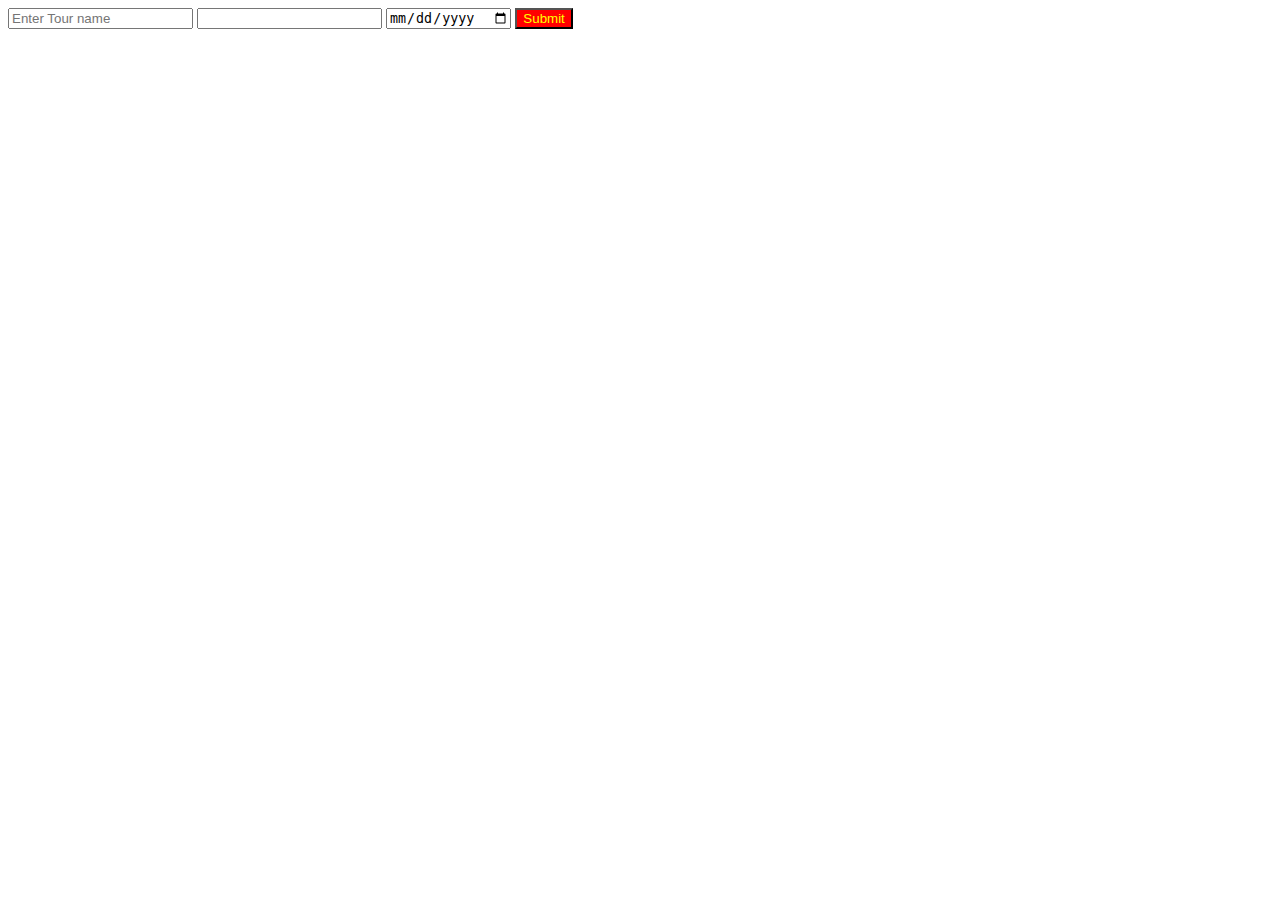
<file: Hotel/Tags.html>
<html>
<head>
<title></title>
<style>
button{
	background-color:red;
	color:yellow;
	
}
</style>
</head>
<body>
<input type="text" placeholder="Enter Tour name">
<input type="password">
<input type="date">
<button>Submit</button>
</body>

</html>
</file>
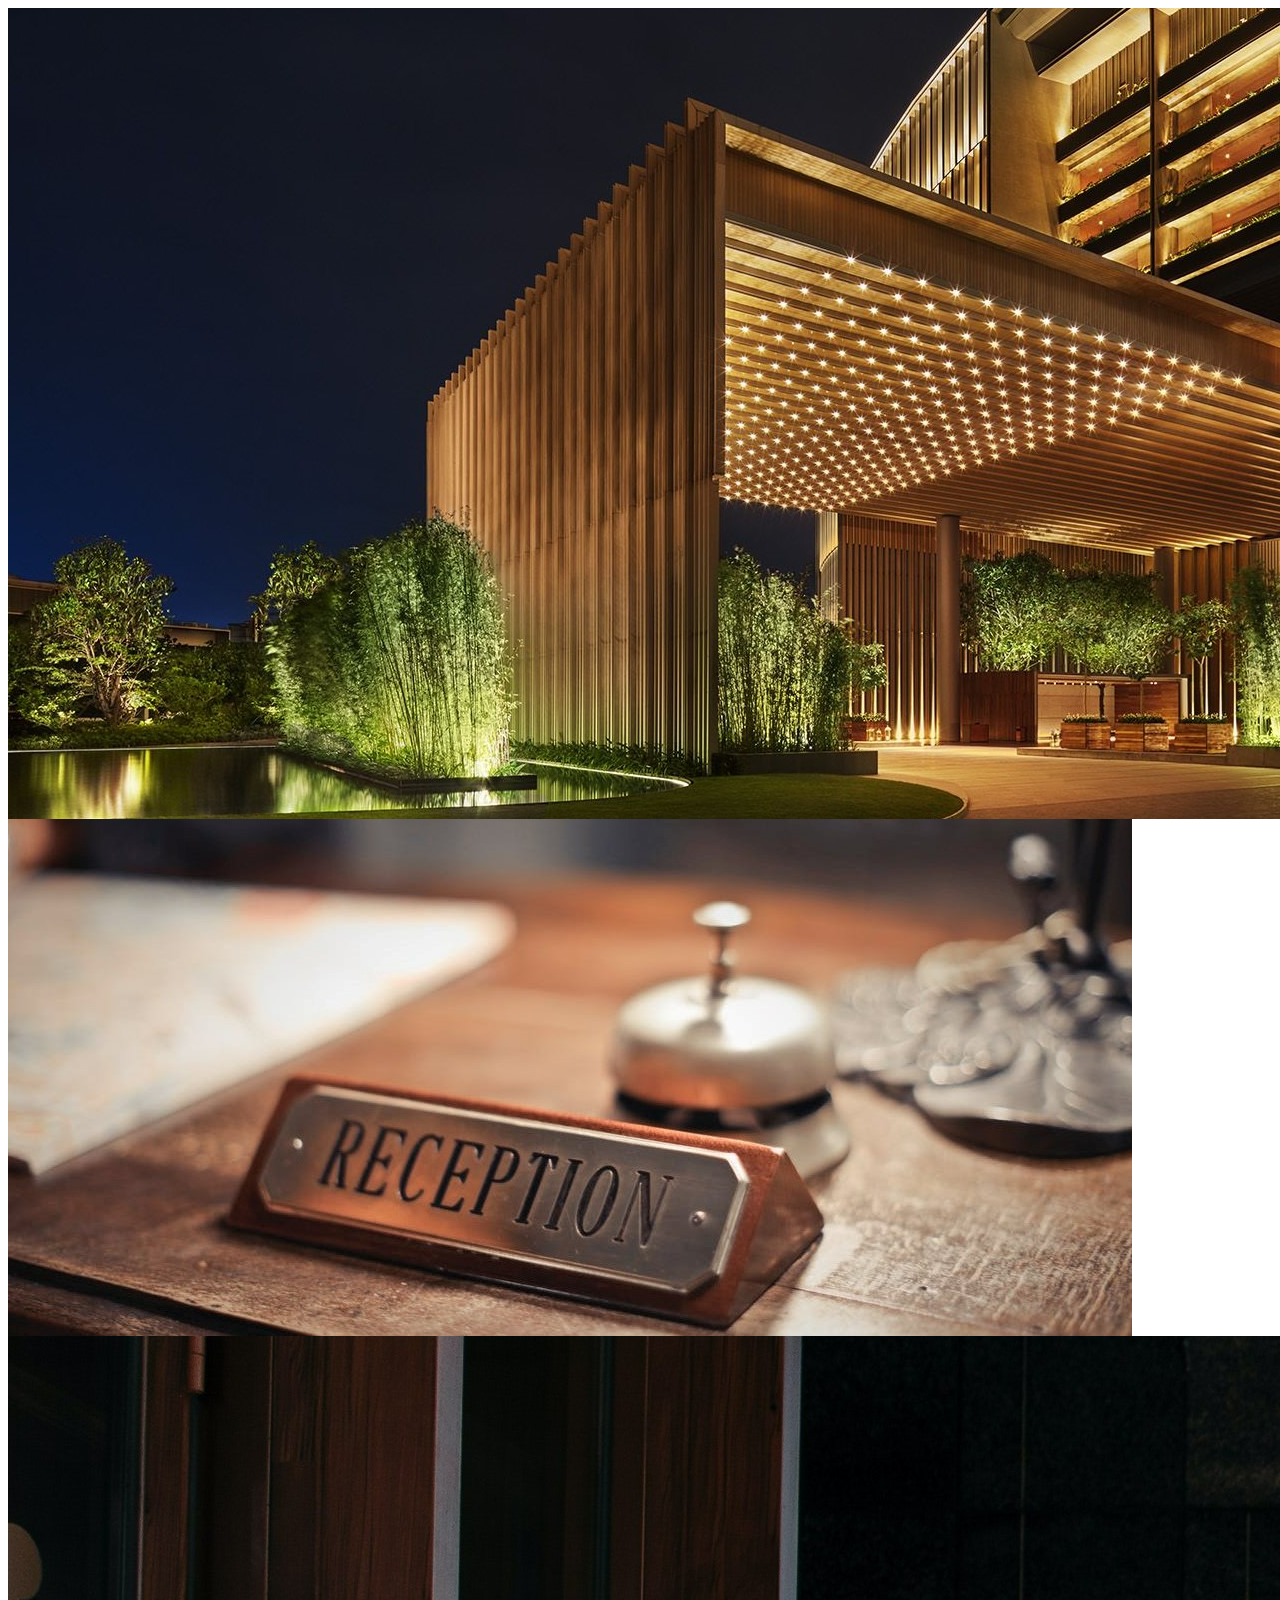
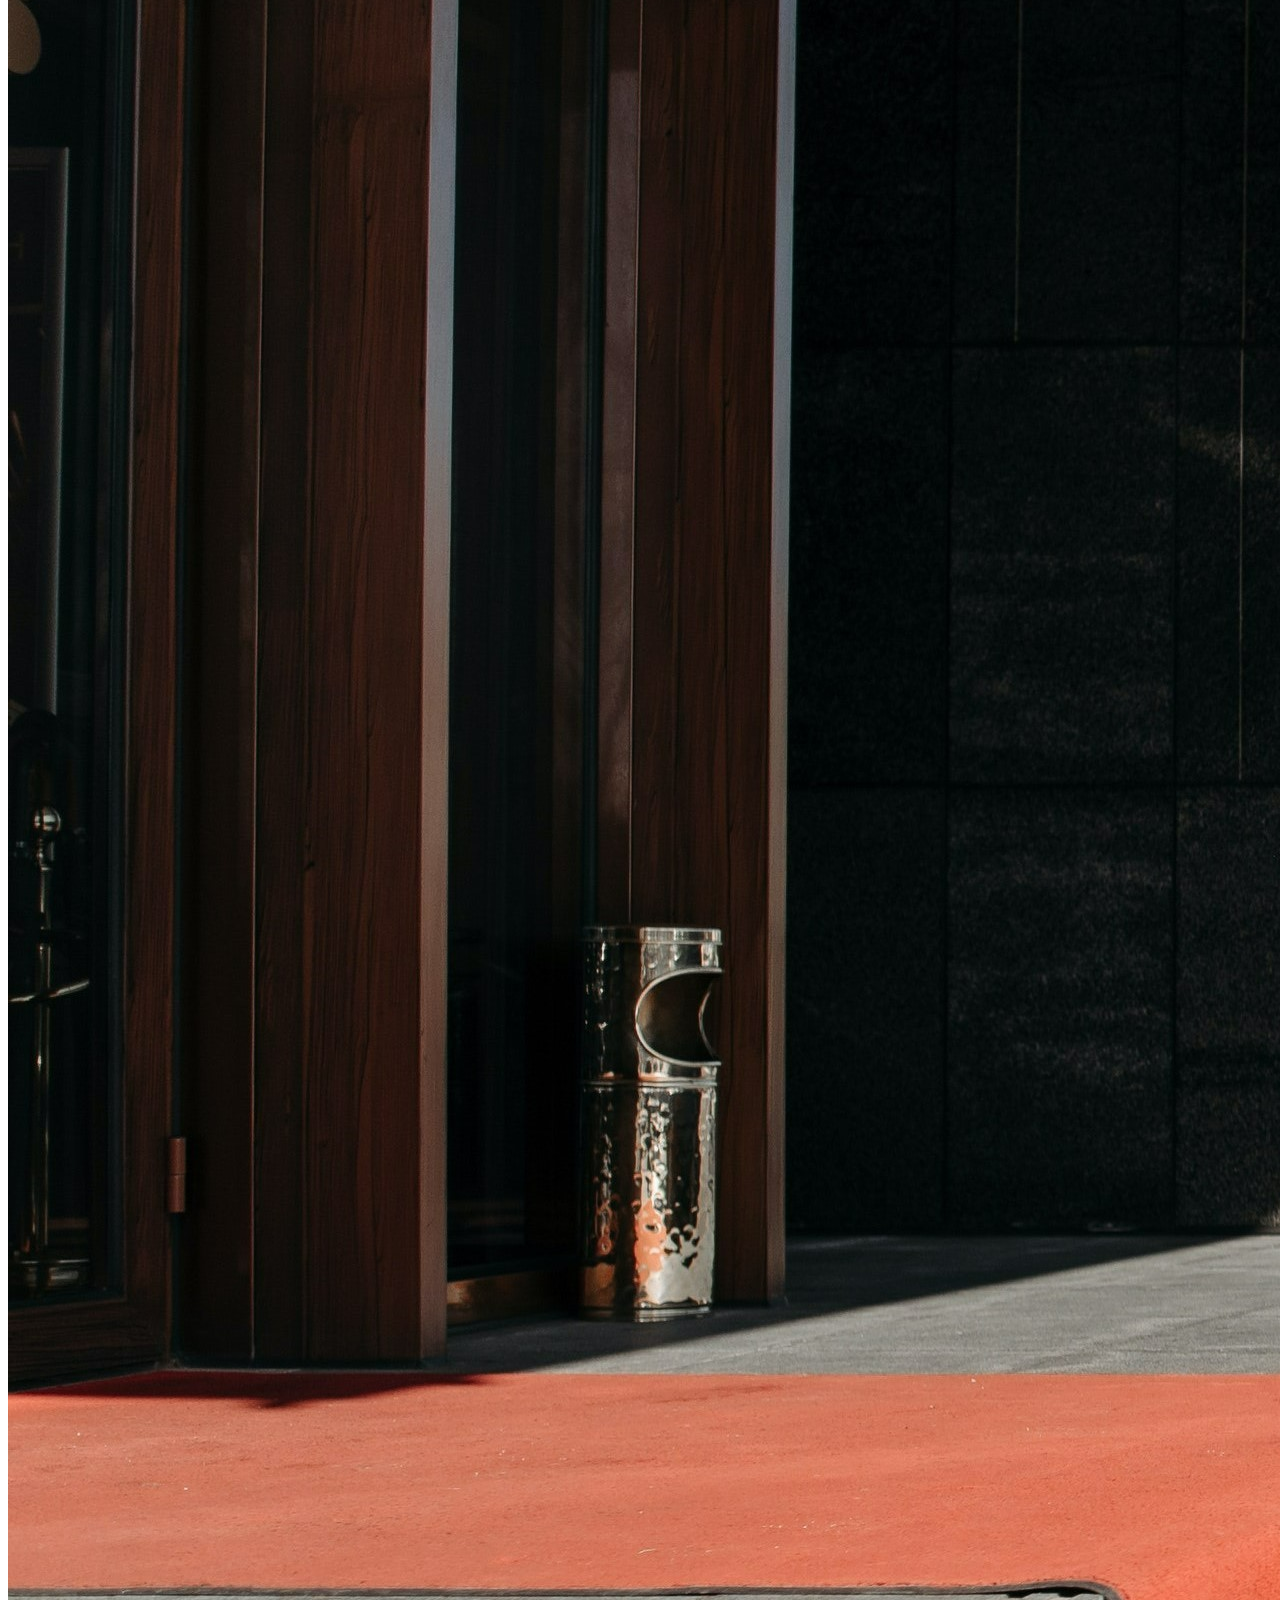
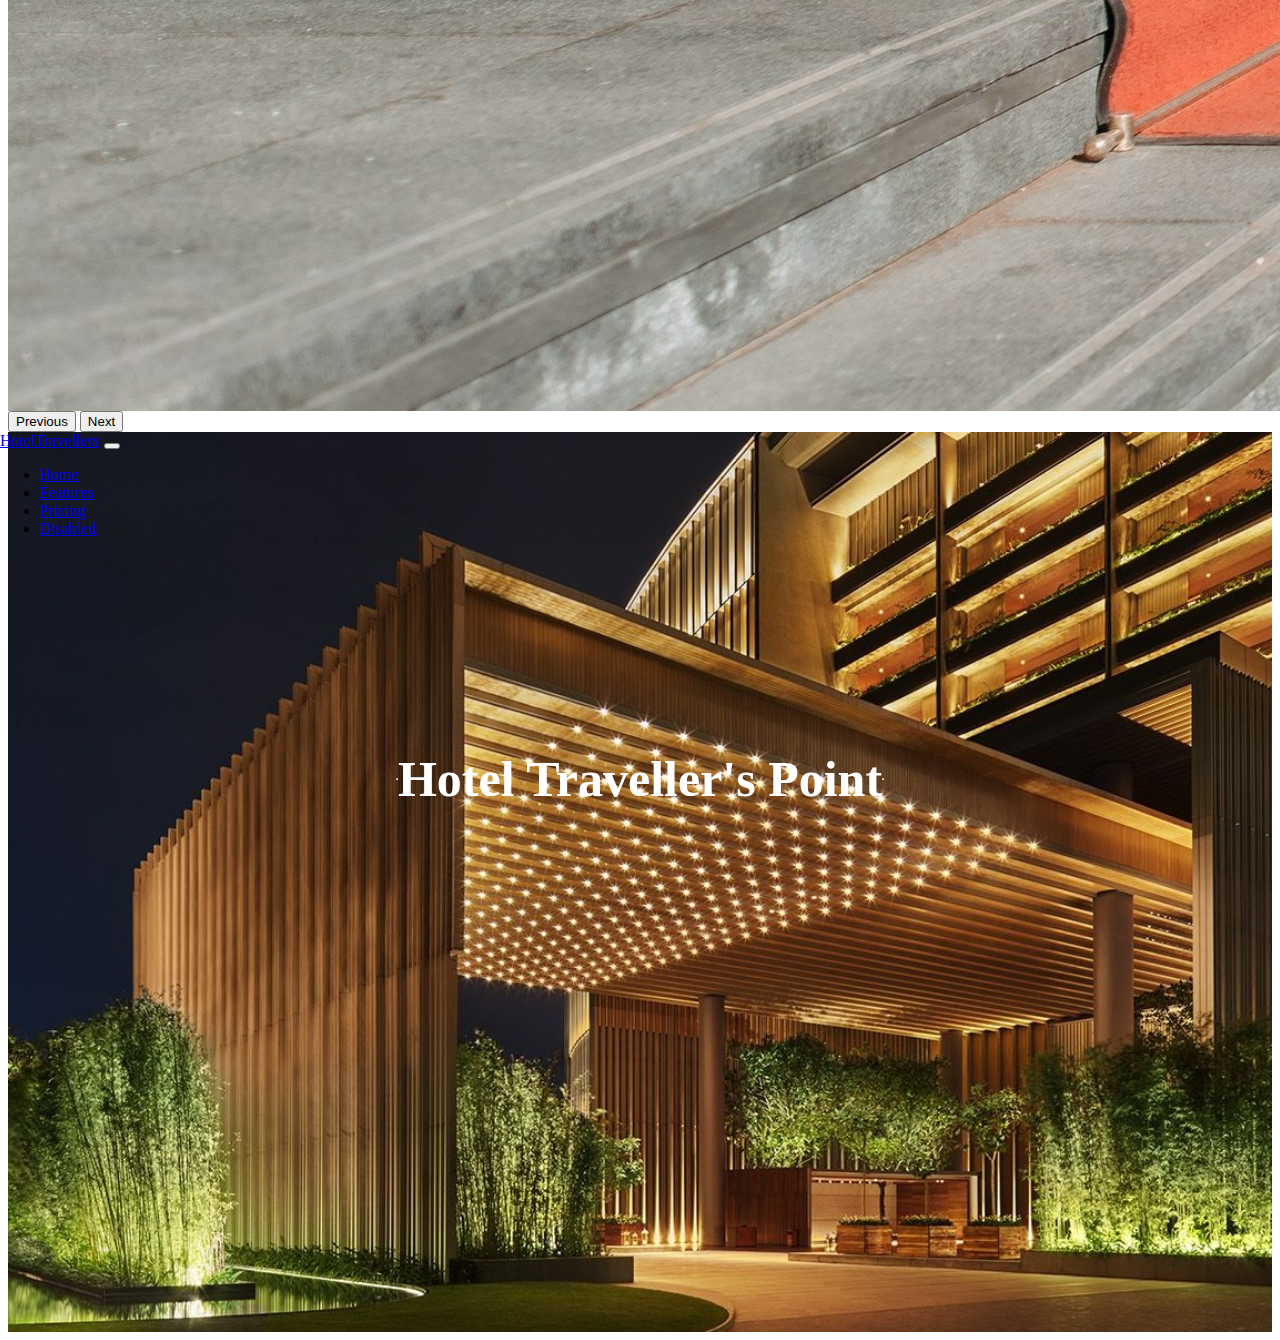
<file: Hotel/Untitled-1.html>
<html>
	<head>
		<title>Hotel TP</title>
		<link href="https://cdn.jsdelivr.net/npm/bootstrap@5.0.1/dist/css/bootstrap.min.css" rel="stylesheet" integrity="sha384-+0n0xVW2eSR5OomGNYDnhzAbDsOXxcvSN1TPprVMTNDbiYZCxYbOOl7+AMvyTG2x" crossorigin="anonymous">
		<link href="https://cdn.jsdelivr.net/npm/bootstrap@5.0.1/dist/css/bootstrap.min.css" rel="stylesheet" integrity="sha384-+0n0xVW2eSR5OomGNYDnhzAbDsOXxcvSN1TPprVMTNDbiYZCxYbOOl7+AMvyTG2x" crossorigin="anonymous">
		<script src="https://cdn.jsdelivr.net/npm/bootstrap@5.0.1/dist/js/bootstrap.bundle.min.js" integrity="sha384-gtEjrD/SeCtmISkJkNUaaKMoLD0//ElJ19smozuHV6z3Iehds+3Ulb9Bn9Plx0x4" crossorigin="anonymous"></script>
		<style type="text/css">
			.main{ 
				background-image:url("pic001.jpg");
				background-size:cover;
				background-repeat:no-repeat;
				background-position:center;
				height:100vh;
				flex-direction:column;
				flex-direction: flex start;
				display:flex;
				align-items: center;
				justify-content: flex-start;
				
			}
			nav{
				background-color: transparent;
				width: 100vw;

				
				
			}
			.list{
				display:flex;
				text-align:left;
				width:25%;
				height:10%;
			}
			.text{
				text-align:center;
				color:white;
				font-size:25px;
				font-weight:bold;
				height: 50vh;
				display:flex;
				justify-content: center;
				align-items: center;
								
			}
		</style>
	</head>
	<body>
        <div id="carouselExampleControls" class="carousel slide" data-bs-ride="carousel">
            <div class="carousel-inner">
              <div class="carousel-item active">
                <img src="pic001.jpg" class="d-block w-100" alt="...">
              </div>
              <div class="carousel-item">
                <img src="RBg0.jpeg" class="d-block w-100" alt="...">
              </div>
              <div class="carousel-item">
                <img src="Bg15.jpg" class="d-block w-100" alt="...">
              </div>
            </div>
            <button class="carousel-control-prev" type="button" data-bs-target="#carouselExampleControls" data-bs-slide="prev">
              <span class="carousel-control-prev-icon" aria-hidden="true"></span>
              <span class="visually-hidden">Previous</span>
            </button>
            <button class="carousel-control-next" type="button" data-bs-target="#carouselExampleControls" data-bs-slide="next">
              <span class="carousel-control-next-icon" aria-hidden="true"></span>
              <span class="visually-hidden">Next</span>
            </button> 
         </div>

    	<div class="main">
			<nav class="navbar navbar-expand-lg navbar-dark text-light">
				<div class="container-fluid">
				  <a class="navbar-brand" href="#"><span class="text-danger">Hotel</span><span class="text-warning">Travellers</span></a>
				  <button class="navbar-toggler" type="button" data-bs-toggle="collapse" data-bs-target="#navbarNav" aria-controls="navbarNav" aria-expanded="false" aria-label="Toggle navigation">
					<span class="navbar-toggler-icon"></span>
				  </button>
				  <div class="collapse navbar-collapse" id="navbarNav">
					<ul class="navbar-nav">
					  <li class="nav-item">
						<a class="nav-link active" aria-current="page" href="#">Home</a>
					  </li>
					  <li class="nav-item">
						<a class="nav-link" href="#">Features</a>
					  </li>
					  <li class="nav-item">
						<a class="nav-link" href="#">Pricing</a>
					  </li>
					  <li class="nav-item">
						<a class="nav-link disabled" href="#" tabindex="-1" aria-disabled="true">Disabled</a>
					  </li>
					</ul>
				  </div>
				</div>
			  </nav>
		<div class="text mt-5">
			<hr>
				<h1 class="display-3 fw-bolder mt-5">Hotel Traveller's Point</h1>
			<hr>
		</div>
			
		</div>
		
	
	
	
	</body>
</html>
</file>
<file: Hotel/style.css>
.my-img{
    background-image: url("./a.jpg");
    background-repeat: no-repeat;
    background-size:cover ;
    min-height: 100vh;
    background-position: center;
    background-attachment: fixed;
}
.text{
    height: 60vh;
    flex-direction: column;
    display: flex;
    justify-content: center;
    align-items: center;

}
.bg-features{
    background-image: url("./z.jpg");
    background-repeat: no-repeat;
    background-size:cover ;
}
.slider-testimonial{
    background-image: url("./bg16.jpg");
    background-repeat: no-repeat;
    background-size:cover ;
    background-position: center;
    background-attachment: fixed;
}
.my-pic{
    background-image: url("./w.jpg");
    
    background-repeat: no-repeat;
    background-size:cover ;
    min-height: 100vh;
    background-position: center;
    background-attachment: fixed;
}
.my-jpg{
    background-image: url("./Bg.jpg");
    min-height: 40vh;
    background-repeat: no-repeat;
    background-size:cover ;
    background-position: center;
    background-attachment: fixed;
}
.top-left {
    position: absolute;
    top: 90px;
    left: 16px;
  }
  .my-bg{
    background-image: url("./Reception Bg.jpeg");
    background-repeat: no-repeat;
    background-size:cover ;
    min-height: 100vh;
    background-position: center;
    background-attachment: fixed;
  }
  .fa{
    font-size:30px;
    margin:5px;
   -webkit-transition: all 0.5s;
   transition: all 0.5s;
}
.fa:hover{
 font-size: 40px;
 transform: rotate(45deg);
}
.my-pic1{
    background-image: url("./xy.jpg");
 
    background-repeat: no-repeat;
    background-size:cover ;
    min-height: 100vh;
    background-position: center;
    background-attachment: fixed;
}
.my-bg1{
    background-image: url("./bg18.jfif");
    background-repeat: no-repeat;
    background-size:cover ;
    min-height: 100vh;
    background-position: center;
    background-attachment: fixed;
  }
  .my-bg2{
    background-image: url("./Kingbed.png");
    background-repeat: no-repeat;
    background-size:cover ;
    min-height: 100vh;
    background-position: center;
    background-attachment: fixed;
  }
  .heading-background{
    
    
    background: rgb(0, 0, 0); /* Fallback color */
    background: rgba(0, 0, 0, 0.5); /* Black background with 0.5 opacity */
    color: #f1f1f1;
   
  
  }
  .testi{
    background: rgb(0, 0, 0); /* Fallback color */
    background: rgba(0, 0, 0, 0.5); /* Black background with 0.5 opacity */
    color: #f1f1f1;
   
  }
  .para {
    background: rgb(0, 0, 0); /* Fallback color */
    background: rgba(0, 0, 0, 0.2); /* Black background with 0.2 opacity */
    color: #f1f1f1;
    
  }
  .para1{
    background: rgb(0, 0, 0); /* Fallback color */
    background: rgba(0, 0, 0, 0.5); /* Black background with 0.2 opacity */
    color: #f1f1f1;
   
  }
  .para2{
    background: rgb(0, 0, 0); /* Fallback color */
    background: rgba(0, 0, 0, 0.2); /* Black background with 0.2 opacity */
    color: #f1f1f1;
    
  }
  .para3{
    background: rgb(0, 0, 0); /* Fallback color */
    background: rgba(0, 0, 0, 0.2); /* Black background with 0.2 opacity */
    color: #f1f1f1;
   
  }
  .para4{
    background: rgb(0, 0, 0); /* Fallback color */
    background: rgba(0, 0, 0, 0.2); /* Black background with 0.2 opacity */
    color: #f1f1f1;
    
  }
  .para5{
    background: rgb(0, 0, 0); /* Fallback color */
    background: rgba(0, 0, 0, 0.2); /* Black background with 0.2 opacity */
    color: #f1f1f1;
    
  }
  .head {
    background: rgb(0, 0, 0); /* Fallback color */
    background: rgba(0, 0, 0, 0.5); /* Black background with 0.5 opacity */
    color: #f1f1f1;
    
  }
</file>
